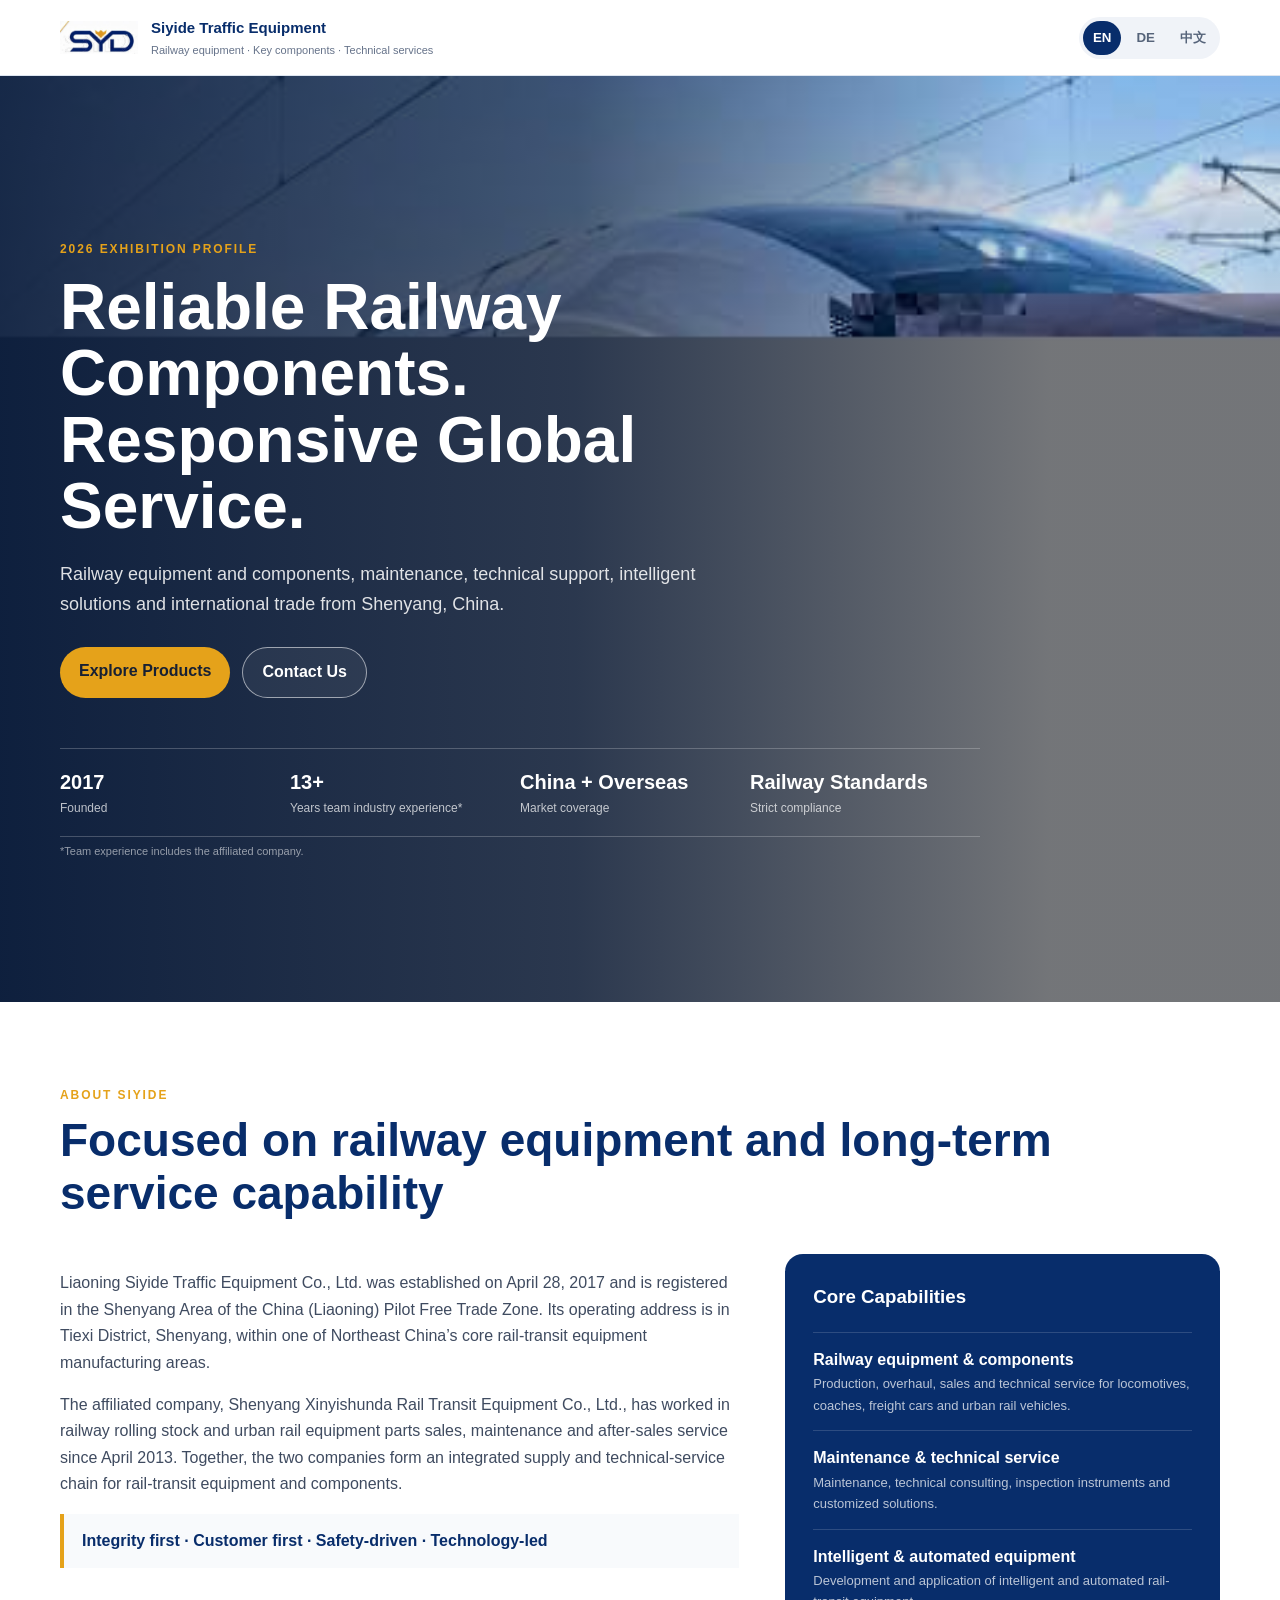
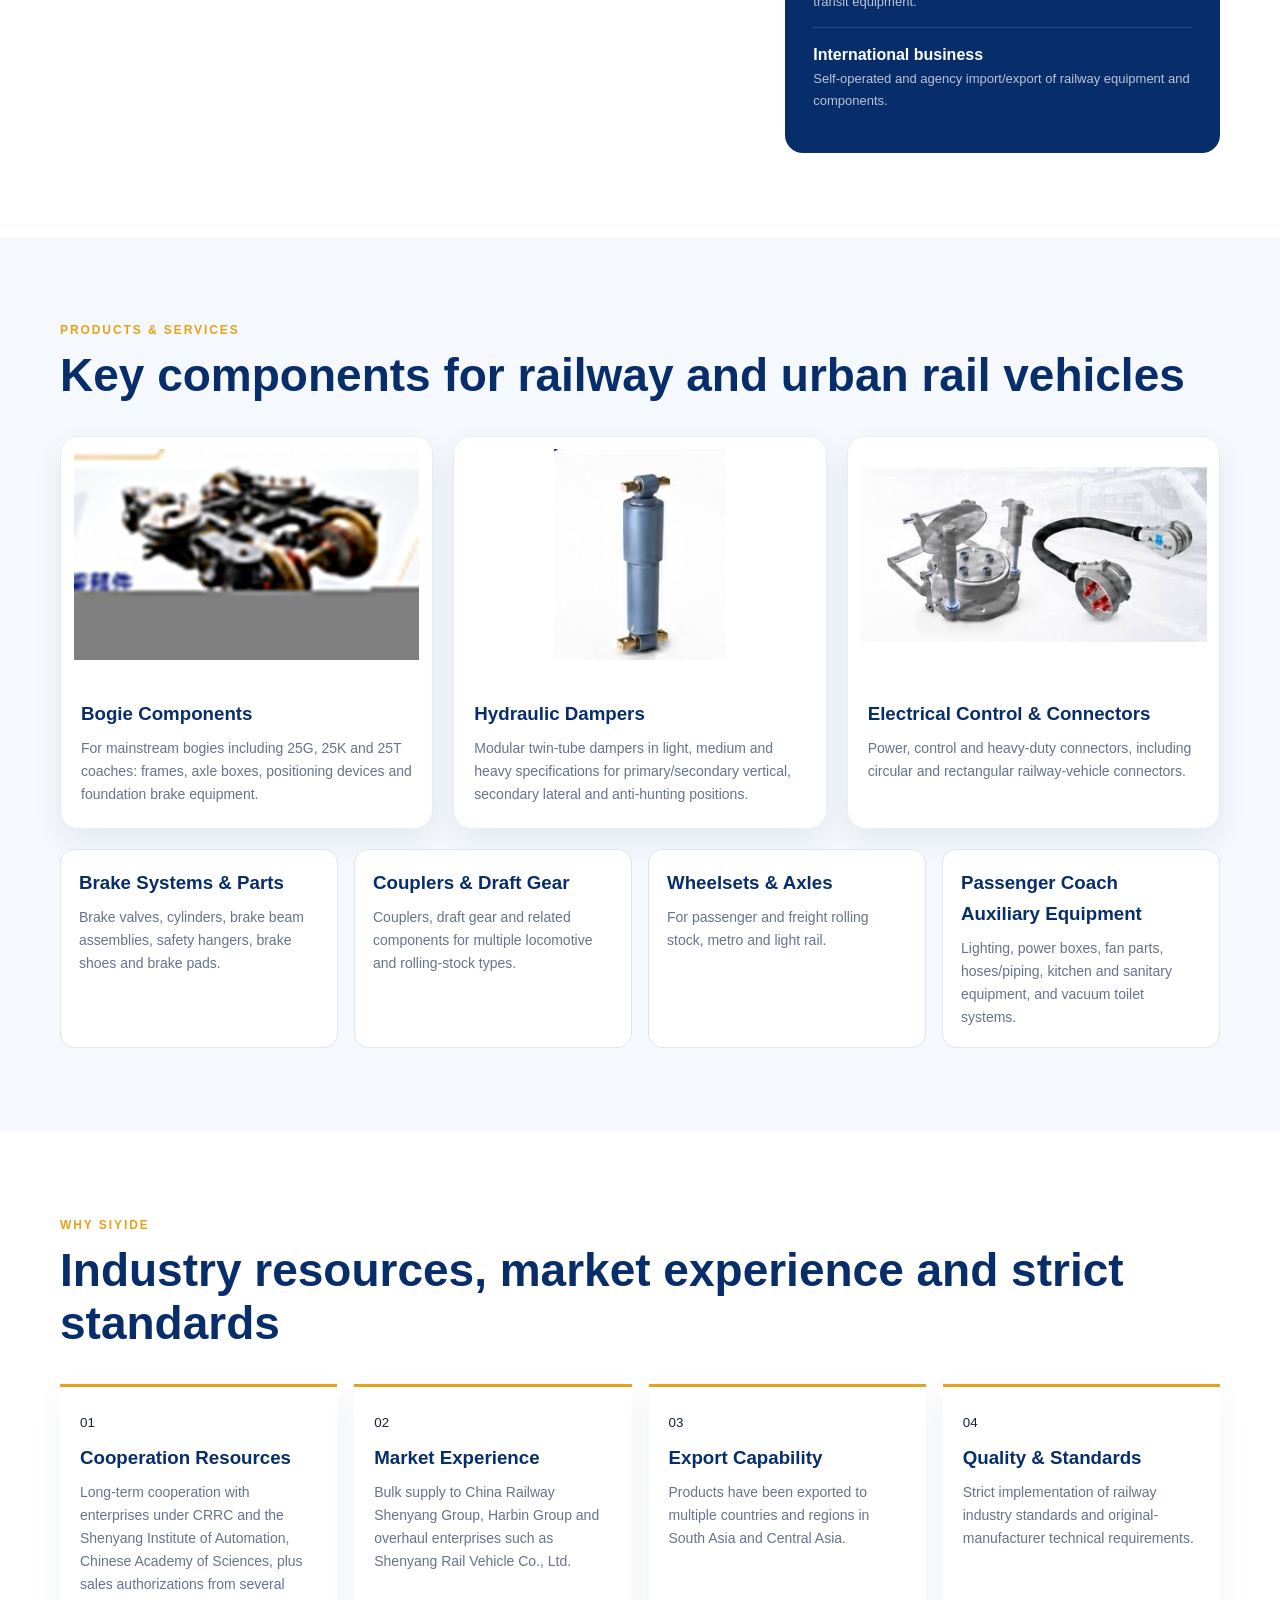
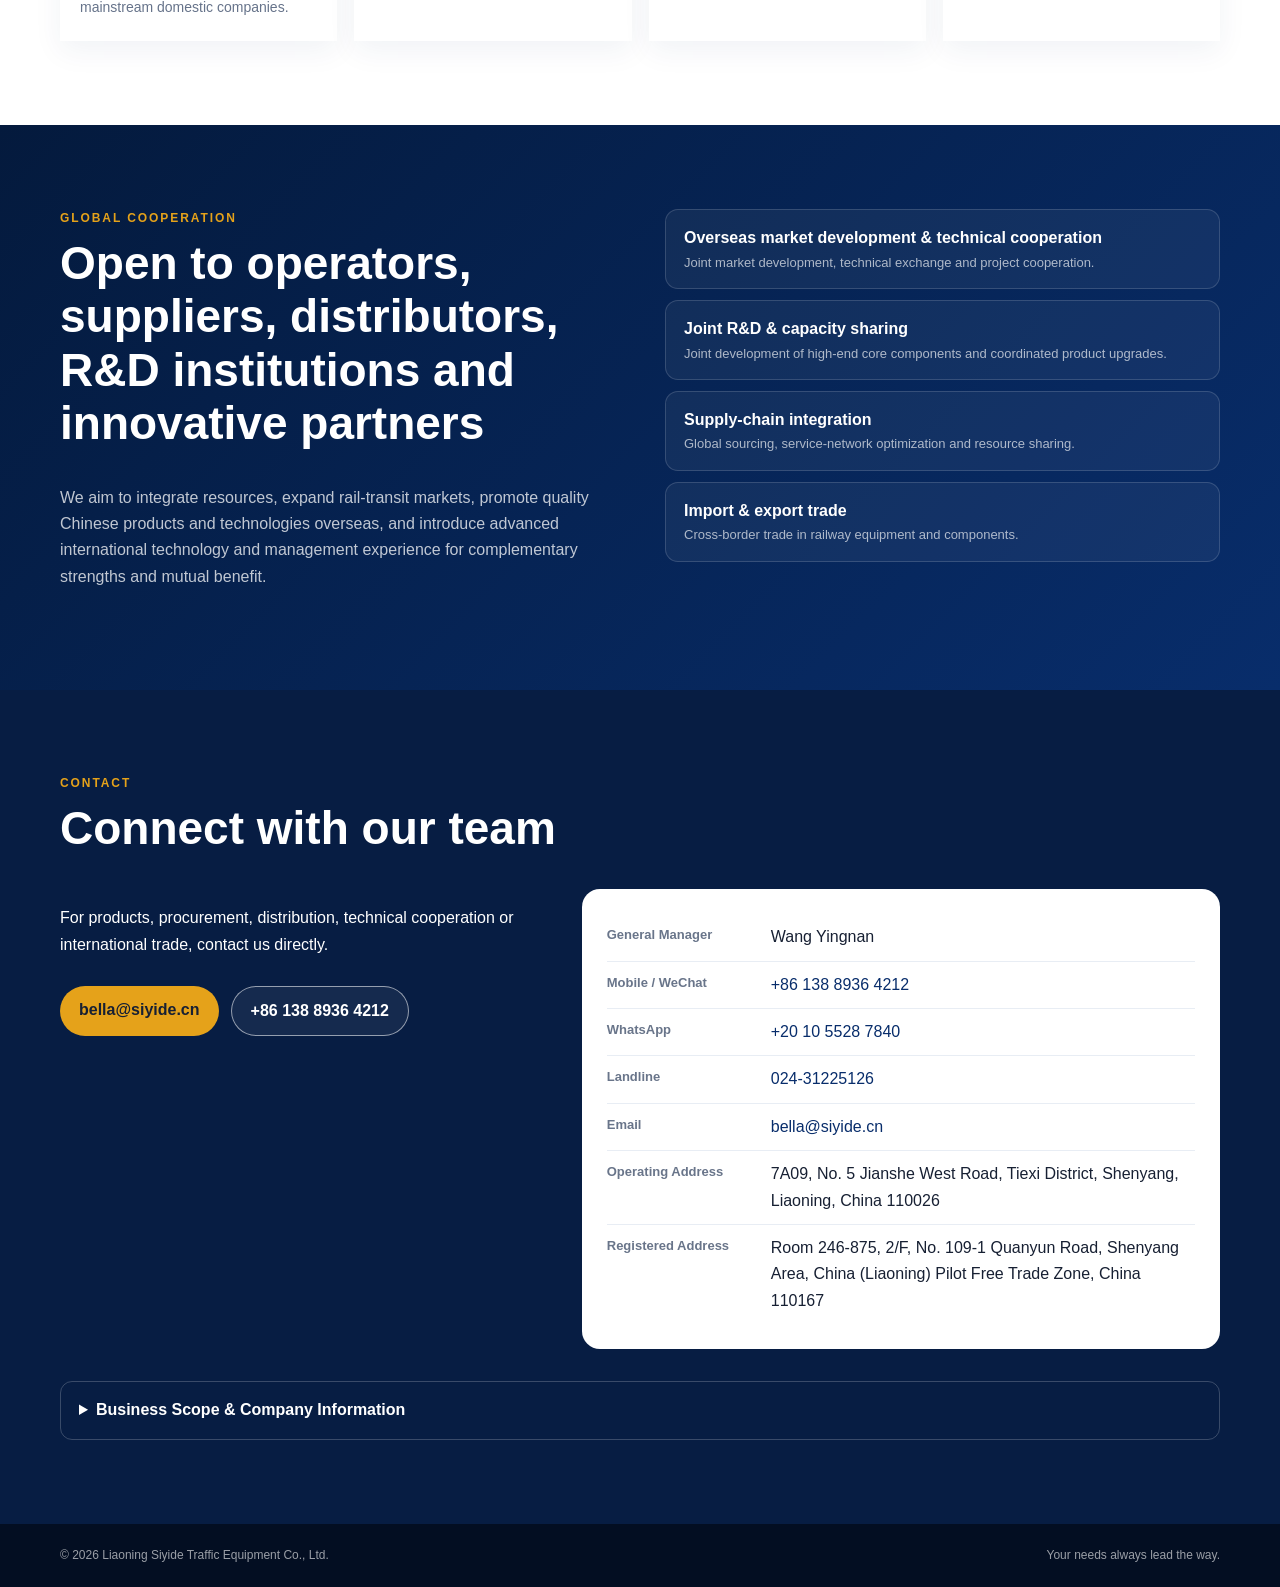
<file: index.html>
<!doctype html>
<html lang="en">
<head>
<meta charset="utf-8">
<meta name="viewport" content="width=device-width,initial-scale=1">
<meta name="theme-color" content="#082d6b">
<meta name="description" content="Liaoning Siyide Traffic Equipment Co., Ltd. — railway equipment, components, technical service and international cooperation.">
<title>Liaoning Siyide Traffic Equipment Co., Ltd.</title>
<style>
:root{--navy:#082d6b;--navy2:#041a3d;--blue:#0d4fa3;--gold:#e5a21a;--ink:#172033;--muted:#66738a;--soft:#f5f8fc;--line:#dde5f0;--white:#fff}*{box-sizing:border-box}html{scroll-behavior:smooth}body{margin:0;font-family:Arial,"Segoe UI","Noto Sans",sans-serif;color:var(--ink);line-height:1.65;background:#fff}a{color:inherit}.wrap{width:min(1160px,calc(100% - 40px));margin:auto}.top{height:76px;position:sticky;top:0;z-index:30;display:flex;align-items:center;justify-content:space-between;padding:0 max(20px,calc((100vw - 1160px)/2));background:rgba(255,255,255,.94);backdrop-filter:blur(14px);border-bottom:1px solid var(--line)}.brand{display:flex;align-items:center;gap:13px;text-decoration:none}.brand img{width:78px;height:46px;object-fit:contain}.brand strong{display:block;color:var(--navy);font-size:15px}.brand small{display:block;color:var(--muted);font-size:11px}.langs{display:flex;gap:5px;background:#f0f3f8;padding:4px;border-radius:999px}.langs button{border:0;background:transparent;padding:8px 10px;border-radius:999px;font-weight:700;color:#56647a;cursor:pointer}.langs button.active{background:var(--navy);color:#fff}.hero{min-height:690px;position:relative;display:flex;align-items:center;color:#fff;background:var(--navy2);overflow:hidden}.hero:before{content:"";position:absolute;inset:0;background:url('assets/hero-train.jpg') center/cover no-repeat}.hero:after{content:"";position:absolute;inset:0;background:linear-gradient(90deg,rgba(3,22,55,.91),rgba(3,22,55,.68) 45%,rgba(3,22,55,.10) 82%)}.hero .wrap{position:relative;z-index:2;padding:80px 0 55px}.eyebrow,.kicker{font-size:12px;letter-spacing:.16em;font-weight:800;color:var(--gold)}h1{font-size:clamp(42px,5vw,70px);line-height:1.04;max-width:780px;margin:14px 0 20px}.lead{max-width:700px;font-size:18px;color:rgba(255,255,255,.86)}.actions{display:flex;gap:12px;flex-wrap:wrap;margin-top:28px}.btn{display:inline-block;padding:11px 19px;border-radius:999px;text-decoration:none;font-weight:800}.btn.primary{background:var(--gold);color:#172033}.btn.ghost{border:1px solid rgba(255,255,255,.55);color:#fff;background:rgba(255,255,255,.06)}.facts{margin-top:50px;display:grid;grid-template-columns:repeat(4,1fr);max-width:920px;border-top:1px solid rgba(255,255,255,.22);border-bottom:1px solid rgba(255,255,255,.22)}.facts div{padding:17px 12px 17px 0}.facts b,.facts span{display:block}.facts b{font-size:20px}.facts span{font-size:12px;color:rgba(255,255,255,.72)}.note{font-size:11px;color:rgba(255,255,255,.55)}section{padding:84px 0}.soft{background:var(--soft)}.section-head{margin-bottom:34px}.section-head h2{font-size:clamp(30px,4vw,46px);line-height:1.16;color:var(--navy);margin:8px 0 0}.about{display:grid;grid-template-columns:1.25fr .8fr;gap:46px}.about p{color:#3f4b60;font-size:16px}.quote{border-left:4px solid var(--gold);padding:14px 18px;background:#f8fafc;color:var(--navy)!important;font-weight:800}.cap{background:var(--navy);color:#fff;border-radius:18px;padding:28px}.cap h3{margin-top:0}.cap div{padding:14px 0;border-top:1px solid rgba(255,255,255,.15)}.cap b,.cap span{display:block}.cap span{font-size:13px;color:rgba(255,255,255,.72)}.products{display:grid;grid-template-columns:repeat(3,1fr);gap:20px}.product{background:#fff;border:1px solid #e7edf5;border-radius:18px;overflow:hidden;box-shadow:0 12px 30px rgba(8,45,107,.07)}.product img{width:100%;height:235px;object-fit:contain;padding:12px;background:#fff}.product .txt{padding:18px 20px 22px}.product h3,.mini h3{color:var(--navy);margin:0 0 7px}.product p,.mini p{margin:0;color:var(--muted);font-size:14px}.minis{display:grid;grid-template-columns:repeat(4,1fr);gap:16px;margin-top:20px}.mini{background:#fff;border:1px solid var(--line);border-radius:14px;padding:18px}.why{display:grid;grid-template-columns:repeat(4,1fr);gap:17px}.why article{border-top:3px solid var(--gold);padding:22px 20px;background:#fff;box-shadow:0 10px 28px rgba(8,45,107,.06)}.why h3{color:var(--navy);margin:7px 0}.why p{color:var(--muted);font-size:14px;margin:0}.coop{background:linear-gradient(135deg,var(--navy2),var(--navy));color:#fff}.coop .section-head h2{color:#fff}.coop-grid{display:grid;grid-template-columns:1fr 1fr;gap:50px}.coop p{color:rgba(255,255,255,.75)}.coop-list div{padding:15px 18px;border:1px solid rgba(255,255,255,.15);border-radius:13px;margin-bottom:11px;background:rgba(255,255,255,.05)}.coop-list b,.coop-list span{display:block}.coop-list span{color:rgba(255,255,255,.66);font-size:13px}.contact{background:#071d43;color:#fff}.contact .section-head h2{color:#fff}.contact-grid{display:grid;grid-template-columns:.85fr 1.15fr;gap:50px}.contact-card{background:#fff;color:var(--ink);border-radius:18px;padding:25px}.contact-card div{display:grid;grid-template-columns:150px 1fr;gap:14px;padding:10px 0;border-bottom:1px solid #e8edf4}.contact-card div:last-child{border-bottom:0}.contact-card b{font-size:13px;color:#69758a}.contact-card a{color:var(--navy);text-decoration:none}.legal{margin-top:32px;border:1px solid rgba(255,255,255,.2);border-radius:12px;padding:0 18px}.legal summary{padding:15px 0;cursor:pointer;font-weight:800}.legal p{color:rgba(255,255,255,.68);font-size:13px}footer{background:#030e22;color:rgba(255,255,255,.6);padding:22px 0;font-size:12px}.footer{display:flex;justify-content:space-between;gap:20px}
@media(max-width:900px){.about,.coop-grid,.contact-grid{grid-template-columns:1fr}.products{grid-template-columns:1fr}.minis,.why{grid-template-columns:repeat(2,1fr)}.facts{grid-template-columns:repeat(2,1fr)}}@media(max-width:620px){.wrap{width:min(100% - 28px,1160px)}.top{height:66px;padding:0 14px}.brand img{width:58px}.brand small{display:none}.brand strong{font-size:12px}.langs button{font-size:12px;padding:7px 8px}.hero{min-height:720px}.hero .wrap{padding:68px 0 42px}h1{font-size:40px}.lead{font-size:16px}.minis,.why{grid-template-columns:1fr}.contact-card div{grid-template-columns:1fr;gap:2px}.footer{flex-direction:column}.hero:before{background-position:64% center}}
</style>
</head>
<body>
<header class="top"><a class="brand" href="#top"><img src="assets/logo.jpg" alt="SYD"><span><strong data-t="companyShort">Siyide Traffic Equipment</strong><small data-t="tag">Railway equipment · Key components · Technical services</small></span></a><div class="langs"><button data-lang="en">EN</button><button data-lang="de">DE</button><button data-lang="zh">中文</button></div></header>
<main id="top">
<section class="hero"><div class="wrap"><div class="eyebrow" data-t="expo">2026 EXHIBITION PROFILE</div><h1 data-t="hero">Reliable Railway Components.<br>Responsive Global Service.</h1><p class="lead" data-t="lead">Railway equipment and components, maintenance, technical support, intelligent solutions and international trade from Shenyang, China.</p><div class="actions"><a class="btn primary" href="#products" data-t="productsBtn">Explore Products</a><a class="btn ghost" href="#contact" data-t="contactBtn">Contact Us</a></div><div class="facts"><div><b>2017</b><span data-t="founded">Founded</span></div><div><b>13+</b><span data-t="experience">Years team industry experience*</span></div><div><b data-t="marketsV">China + Overseas</b><span data-t="markets">Market coverage</span></div><div><b data-t="standardsV">Railway Standards</b><span data-t="standards">Strict compliance</span></div></div><small class="note" data-t="factNote">*Team experience includes the affiliated company.</small></div></section>
<section><div class="wrap"><div class="section-head"><div class="kicker" data-t="aboutK">ABOUT SIYIDE</div><h2 data-t="aboutH">Focused on railway equipment and long-term service capability</h2></div><div class="about"><div><p data-t="about1">Liaoning Siyide Traffic Equipment Co., Ltd. was established on April 28, 2017 and is registered in the Shenyang Area of the China (Liaoning) Pilot Free Trade Zone. Its operating address is in Tiexi District, Shenyang, within one of Northeast China’s core rail-transit equipment manufacturing areas.</p><p data-t="about2">The affiliated company, Shenyang Xinyishunda Rail Transit Equipment Co., Ltd., has worked in railway rolling stock and urban rail equipment parts sales, maintenance and after-sales service since April 2013. Together, the two companies form an integrated supply and technical-service chain for rail-transit equipment and components.</p><p class="quote" data-t="philosophy">Integrity first · Customer first · Safety-driven · Technology-led</p></div><div class="cap"><h3 data-t="capH">Core Capabilities</h3><div><b data-t="cap1">Railway equipment & components</b><span data-t="cap1d">Production, overhaul, sales and technical service for locomotives, coaches, freight cars and urban rail vehicles.</span></div><div><b data-t="cap2">Maintenance & technical service</b><span data-t="cap2d">Maintenance, technical consulting, inspection instruments and customized solutions.</span></div><div><b data-t="cap3">Intelligent & automated equipment</b><span data-t="cap3d">Development and application of intelligent and automated rail-transit equipment.</span></div><div><b data-t="cap4">International business</b><span data-t="cap4d">Self-operated and agency import/export of railway equipment and components.</span></div></div></div></div></section>
<section class="soft" id="products"><div class="wrap"><div class="section-head"><div class="kicker" data-t="prodK">PRODUCTS & SERVICES</div><h2 data-t="prodH">Key components for railway and urban rail vehicles</h2></div><div class="products"><article class="product"><img src="assets/bogie.jpg" alt="Bogie"><div class="txt"><h3 data-t="bogie">Bogie Components</h3><p data-t="bogieD">For mainstream bogies including 25G, 25K and 25T coaches: frames, axle boxes, positioning devices and foundation brake equipment.</p></div></article><article class="product"><img src="assets/damper.jpg" alt="Hydraulic damper"><div class="txt"><h3 data-t="damper">Hydraulic Dampers</h3><p data-t="damperD">Modular twin-tube dampers in light, medium and heavy specifications for primary/secondary vertical, secondary lateral and anti-hunting positions.</p></div></article><article class="product"><img src="assets/connector.jpg" alt="Connector"><div class="txt"><h3 data-t="connector">Electrical Control & Connectors</h3><p data-t="connectorD">Power, control and heavy-duty connectors, including circular and rectangular railway-vehicle connectors.</p></div></article></div><div class="minis"><article class="mini"><h3 data-t="brake">Brake Systems & Parts</h3><p data-t="brakeD">Brake valves, cylinders, brake beam assemblies, safety hangers, brake shoes and brake pads.</p></article><article class="mini"><h3 data-t="coupler">Couplers & Draft Gear</h3><p data-t="couplerD">Couplers, draft gear and related components for multiple locomotive and rolling-stock types.</p></article><article class="mini"><h3 data-t="wheel">Wheelsets & Axles</h3><p data-t="wheelD">For passenger and freight rolling stock, metro and light rail.</p></article><article class="mini"><h3 data-t="aux">Passenger Coach Auxiliary Equipment</h3><p data-t="auxD">Lighting, power boxes, fan parts, hoses/piping, kitchen and sanitary equipment, and vacuum toilet systems.</p></article></div></div></section>
<section><div class="wrap"><div class="section-head"><div class="kicker" data-t="whyK">WHY SIYIDE</div><h2 data-t="whyH">Industry resources, market experience and strict standards</h2></div><div class="why"><article><small>01</small><h3 data-t="why1">Cooperation Resources</h3><p data-t="why1d">Long-term cooperation with enterprises under CRRC and the Shenyang Institute of Automation, Chinese Academy of Sciences, plus sales authorizations from several mainstream domestic companies.</p></article><article><small>02</small><h3 data-t="why2">Market Experience</h3><p data-t="why2d">Bulk supply to China Railway Shenyang Group, Harbin Group and overhaul enterprises such as Shenyang Rail Vehicle Co., Ltd.</p></article><article><small>03</small><h3 data-t="why3">Export Capability</h3><p data-t="why3d">Products have been exported to multiple countries and regions in South Asia and Central Asia.</p></article><article><small>04</small><h3 data-t="why4">Quality & Standards</h3><p data-t="why4d">Strict implementation of railway industry standards and original-manufacturer technical requirements.</p></article></div></div></section>
<section class="coop" id="cooperation"><div class="wrap coop-grid"><div><div class="section-head"><div class="kicker" data-t="coopK">GLOBAL COOPERATION</div><h2 data-t="coopH">Open to operators, suppliers, distributors, R&D institutions and innovative partners</h2></div><p data-t="coopLead">We aim to integrate resources, expand rail-transit markets, promote quality Chinese products and technologies overseas, and introduce advanced international technology and management experience for complementary strengths and mutual benefit.</p></div><div class="coop-list"><div><b data-t="coop1">Overseas market development & technical cooperation</b><span data-t="coop1d">Joint market development, technical exchange and project cooperation.</span></div><div><b data-t="coop2">Joint R&D & capacity sharing</b><span data-t="coop2d">Joint development of high-end core components and coordinated product upgrades.</span></div><div><b data-t="coop3">Supply-chain integration</b><span data-t="coop3d">Global sourcing, service-network optimization and resource sharing.</span></div><div><b data-t="coop4">Import & export trade</b><span data-t="coop4d">Cross-border trade in railway equipment and components.</span></div></div></div></section>
<section class="contact" id="contact"><div class="wrap"><div class="section-head"><div class="kicker" data-t="contactK">CONTACT</div><h2 data-t="contactH">Connect with our team</h2></div><div class="contact-grid"><div><p data-t="contactLead">For products, procurement, distribution, technical cooperation or international trade, contact us directly.</p><div class="actions"><a class="btn primary" href="mailto:bella@siyide.cn">bella@siyide.cn</a><a class="btn ghost" href="tel:+8613889364212">+86 138 8936 4212</a></div></div><div class="contact-card"><div><b data-t="gm">General Manager</b><span data-t="gmV">Wang Yingnan</span></div><div><b data-t="mobile">Mobile / WeChat</b><a href="tel:+8613889364212">+86 138 8936 4212</a></div><div><b>WhatsApp</b><a href="https://wa.me/201055287840">+20 10 5528 7840</a></div><div><b data-t="landline">Landline</b><a href="tel:+862431225126">024-31225126</a></div><div><b data-t="email">Email</b><a href="mailto:bella@siyide.cn">bella@siyide.cn</a></div><div><b data-t="opAddr">Operating Address</b><span data-t="opAddrV">7A09, No. 5 Jianshe West Road, Tiexi District, Shenyang, Liaoning, China 110026</span></div><div><b data-t="regAddr">Registered Address</b><span data-t="regAddrV">Room 246-875, 2/F, No. 109-1 Quanyun Road, Shenyang Area, China (Liaoning) Pilot Free Trade Zone, China 110167</span></div></div></div><details class="legal"><summary data-t="legalH">Business Scope & Company Information</summary><p data-t="legalP">Production, overhaul, sales and technical services for transportation equipment and parts; technology development, production, installation, maintenance and sales of intelligent, automated, communication, electromechanical, safety-alarm and electronic equipment; development, transfer, consulting, services and sales of computer software/hardware and artificial-intelligence products; system integration; sales of metal materials, machinery, power equipment, instruments, hardware/electrical products, wires/cables and rubber products; self-operated and agency import/export of goods and technologies except where restricted or prohibited by the state.</p><p data-t="companyInfo">Established: April 28, 2017 · Registered capital: RMB 5 million · Unified Social Credit Code: 91210100MA0U39Q431 · Operating term: long-term.</p></details></div></section>
</main><footer><div class="wrap footer"><span>© 2026 Liaoning Siyide Traffic Equipment Co., Ltd.</span><span data-t="footer">Your needs always lead the way.</span></div></footer>
<script>
const T={
en:{companyShort:'Siyide Traffic Equipment',tag:'Railway equipment · Key components · Technical services',expo:'2026 EXHIBITION PROFILE',hero:'Reliable Railway Components.<br>Responsive Global Service.',lead:'Railway equipment and components, maintenance, technical support, intelligent solutions and international trade from Shenyang, China.',productsBtn:'Explore Products',contactBtn:'Contact Us',founded:'Founded',experience:'Years team industry experience*',marketsV:'China + Overseas',markets:'Market coverage',standardsV:'Railway Standards',standards:'Strict compliance',factNote:'*Team experience includes the affiliated company.',aboutK:'ABOUT SIYIDE',aboutH:'Focused on railway equipment and long-term service capability',about1:'Liaoning Siyide Traffic Equipment Co., Ltd. was established on April 28, 2017 and is registered in the Shenyang Area of the China (Liaoning) Pilot Free Trade Zone. Its operating address is in Tiexi District, Shenyang, within one of Northeast China’s core rail-transit equipment manufacturing areas.',about2:'The affiliated company, Shenyang Xinyishunda Rail Transit Equipment Co., Ltd., has worked in railway rolling stock and urban rail equipment parts sales, maintenance and after-sales service since April 2013. Together, the two companies form an integrated supply and technical-service chain for rail-transit equipment and components.',philosophy:'Integrity first · Customer first · Safety-driven · Technology-led',capH:'Core Capabilities',cap1:'Railway equipment & components',cap1d:'Production, overhaul, sales and technical service for locomotives, coaches, freight cars and urban rail vehicles.',cap2:'Maintenance & technical service',cap2d:'Maintenance, technical consulting, inspection instruments and customized solutions.',cap3:'Intelligent & automated equipment',cap3d:'Development and application of intelligent and automated rail-transit equipment.',cap4:'International business',cap4d:'Self-operated and agency import/export of railway equipment and components.',prodK:'PRODUCTS & SERVICES',prodH:'Key components for railway and urban rail vehicles',bogie:'Bogie Components',bogieD:'For mainstream bogies including 25G, 25K and 25T coaches: frames, axle boxes, positioning devices and foundation brake equipment.',damper:'Hydraulic Dampers',damperD:'Modular twin-tube dampers in light, medium and heavy specifications for primary/secondary vertical, secondary lateral and anti-hunting positions.',connector:'Electrical Control & Connectors',connectorD:'Power, control and heavy-duty connectors, including circular and rectangular railway-vehicle connectors.',brake:'Brake Systems & Parts',brakeD:'Brake valves, cylinders, brake beam assemblies, safety hangers, brake shoes and brake pads.',coupler:'Couplers & Draft Gear',couplerD:'Couplers, draft gear and related components for multiple locomotive and rolling-stock types.',wheel:'Wheelsets & Axles',wheelD:'For passenger and freight rolling stock, metro and light rail.',aux:'Passenger Coach Auxiliary Equipment',auxD:'Lighting, power boxes, fan parts, hoses/piping, kitchen and sanitary equipment, and vacuum toilet systems.',whyK:'WHY SIYIDE',whyH:'Industry resources, market experience and strict standards',why1:'Cooperation Resources',why1d:'Long-term cooperation with enterprises under CRRC and the Shenyang Institute of Automation, Chinese Academy of Sciences, plus sales authorizations from several mainstream domestic companies.',why2:'Market Experience',why2d:'Bulk supply to China Railway Shenyang Group, Harbin Group and overhaul enterprises such as Shenyang Rail Vehicle Co., Ltd.',why3:'Export Capability',why3d:'Products have been exported to multiple countries and regions in South Asia and Central Asia.',why4:'Quality & Standards',why4d:'Strict implementation of railway industry standards and original-manufacturer technical requirements.',coopK:'GLOBAL COOPERATION',coopH:'Open to operators, suppliers, distributors, R&D institutions and innovative partners',coopLead:'We aim to integrate resources, expand rail-transit markets, promote quality Chinese products and technologies overseas, and introduce advanced international technology and management experience for complementary strengths and mutual benefit.',coop1:'Overseas market development & technical cooperation',coop1d:'Joint market development, technical exchange and project cooperation.',coop2:'Joint R&D & capacity sharing',coop2d:'Joint development of high-end core components and coordinated product upgrades.',coop3:'Supply-chain integration',coop3d:'Global sourcing, service-network optimization and resource sharing.',coop4:'Import & export trade',coop4d:'Cross-border trade in railway equipment and components.',contactK:'CONTACT',contactH:'Connect with our team',contactLead:'For products, procurement, distribution, technical cooperation or international trade, contact us directly.',gm:'General Manager',gmV:'Wang Yingnan',mobile:'Mobile / WeChat',landline:'Landline',email:'Email',opAddr:'Operating Address',opAddrV:'7A09, No. 5 Jianshe West Road, Tiexi District, Shenyang, Liaoning, China 110026',regAddr:'Registered Address',regAddrV:'Room 246-875, 2/F, No. 109-1 Quanyun Road, Shenyang Area, China (Liaoning) Pilot Free Trade Zone, China 110167',legalH:'Business Scope & Company Information',legalP:'Production, overhaul, sales and technical services for transportation equipment and parts; technology development, production, installation, maintenance and sales of intelligent, automated, communication, electromechanical, safety-alarm and electronic equipment; development, transfer, consulting, services and sales of computer software/hardware and artificial-intelligence products; system integration; sales of metal materials, machinery, power equipment, instruments, hardware/electrical products, wires/cables and rubber products; self-operated and agency import/export of goods and technologies except where restricted or prohibited by the state.',companyInfo:'Established: April 28, 2017 · Registered capital: RMB 5 million · Unified Social Credit Code: 91210100MA0U39Q431 · Operating term: long-term.',footer:'Your needs always lead the way.'},
de:{companyShort:'Siyide Verkehrsausrüstung',tag:'Schienenverkehr · Kernkomponenten · Technischer Service',expo:'MESSEPROFIL 2026',hero:'Zuverlässige Bahnkomponenten.<br>Service für internationale Partner.',lead:'Schienenverkehrsausrüstung und Komponenten, Instandhaltung, technische Unterstützung, intelligente Lösungen und internationaler Handel aus Shenyang, China.',productsBtn:'Produkte ansehen',contactBtn:'Kontakt',founded:'Gegründet',experience:'Jahre Branchenerfahrung im Team*',marketsV:'China + Ausland',markets:'Marktabdeckung',standardsV:'Bahnstandards',standards:'Strikte Einhaltung',factNote:'*Einschließlich der Erfahrung des verbundenen Unternehmens.',aboutK:'ÜBER SIYIDE',aboutH:'Fokus auf Bahnausrüstung und langfristige Servicekompetenz',about1:'Liaoning Siyide Traffic Equipment Co., Ltd. wurde am 28. April 2017 gegründet und ist im Teilgebiet Shenyang der Pilot-Freihandelszone China (Liaoning) registriert. Der Betriebsstandort befindet sich im Bezirk Tiexi in Shenyang, einem Kerngebiet der Schienenverkehrsausrüstungsindustrie Nordostchinas.',about2:'Das verbundene Unternehmen Shenyang Xinyishunda Rail Transit Equipment Co., Ltd. ist seit April 2013 auf Vertrieb, Wartung und After-Sales-Service für Eisenbahnfahrzeuge sowie Komponenten des städtischen Schienenverkehrs spezialisiert. Gemeinsam bilden beide Unternehmen eine integrierte Liefer- und technische Servicekette.',philosophy:'Integrität zuerst · Kunde zuerst · Sicherheit als Antrieb · Technologieführerschaft',capH:'Kernkompetenzen',cap1:'Bahnausrüstung & Komponenten',cap1d:'Produktion, Instandsetzung, Vertrieb und technische Dienstleistungen für Lokomotiven, Reisezugwagen, Güterwagen und Stadtbahnfahrzeuge.',cap2:'Instandhaltung & technischer Service',cap2d:'Wartung, technische Beratung, Prüfgeräte und kundenspezifische Lösungen.',cap3:'Intelligente & automatisierte Ausrüstung',cap3d:'Entwicklung und Anwendung intelligenter und automatisierter Schienenverkehrsausrüstung.',cap4:'Internationales Geschäft',cap4d:'Eigen- und Agenturimport/-export von Bahnausrüstung und Komponenten.',prodK:'PRODUKTE & DIENSTLEISTUNGEN',prodH:'Kernkomponenten für Eisenbahn- und Stadtbahnfahrzeuge',bogie:'Drehgestellkomponenten',bogieD:'Für gängige Drehgestelle der Reisezugwagen 25G, 25K und 25T: Rahmen, Achslagergehäuse, Führungseinrichtungen und Grundbremsausrüstung.',damper:'Hydraulikdämpfer',damperD:'Modulare Zweirohrdämpfer in leichter, mittlerer und schwerer Ausführung für Primär-/Sekundär-Vertikal-, Sekundär-Quer- und Schlingerdämpfung.',connector:'Elektrische Steuerung & Steckverbinder',connectorD:'Leistungs-, Steuer- und Hochlaststeckverbinder einschließlich runder und rechteckiger Steckverbinder für Schienenfahrzeuge.',brake:'Bremssysteme & Teile',brakeD:'Bremsventile, Bremszylinder, Bremsbalkenbaugruppen, Sicherungsaufhängungen, Bremssohlen und Bremsbeläge.',coupler:'Kupplungen & Zug-/Stoßeinrichtungen',couplerD:'Kupplungen, Zug-/Stoßeinrichtungen und zugehörige Komponenten für verschiedene Schienenfahrzeugtypen.',wheel:'Radsätze & Achsen',wheelD:'Für Reise- und Güterwagen, Metro und Stadtbahn.',aux:'Hilfsausrüstung für Reisezugwagen',auxD:'Beleuchtung, Stromversorgungskästen, Lüfterteile, Schläuche/Rohrleitungen, Küchen- und Sanitärausrüstung sowie Vakuumtoiletten.',whyK:'WARUM SIYIDE',whyH:'Branchenressourcen, Markterfahrung und strenge Standards',why1:'Kooperationsressourcen',why1d:'Langfristige Zusammenarbeit mit Unternehmen der CRRC-Gruppe und dem Shenyang Institute of Automation der Chinesischen Akademie der Wissenschaften sowie Vertriebsautorisierungen mehrerer führender chinesischer Unternehmen.',why2:'Markterfahrung',why2d:'Serienlieferungen an China Railway Shenyang Group, Harbin Group sowie Instandsetzungsunternehmen wie Shenyang Rail Vehicle Co., Ltd.',why3:'Exportkompetenz',why3d:'Produkte wurden in mehrere Länder und Regionen Süd- und Zentralasiens exportiert.',why4:'Qualität & Standards',why4d:'Strikte Umsetzung der Bahnindustrienormen und technischen Anforderungen der Originalhersteller.',coopK:'INTERNATIONALE ZUSAMMENARBEIT',coopH:'Offen für Betreiber, Zulieferer, Händler, F&E-Institute und innovative Partner',coopLead:'Wir möchten Ressourcen bündeln, Schienenverkehrsmärkte gemeinsam erschließen, hochwertige chinesische Produkte und Technologien international vermarkten und fortschrittliche ausländische Technologien und Managementerfahrungen einführen.',coop1:'Auslandsmarkt & technische Zusammenarbeit',coop1d:'Gemeinsame Markterschließung, technischer Austausch und Projektkooperation.',coop2:'Gemeinsame F&E & Kapazitätsteilung',coop2d:'Gemeinsame Entwicklung hochwertiger Kernkomponenten und koordinierte Produktweiterentwicklung.',coop3:'Integration der Lieferkette',coop3d:'Globale Beschaffung, Optimierung des Servicenetzes und gemeinsame Nutzung von Ressourcen.',coop4:'Import- & Exporthandel',coop4d:'Grenzüberschreitender Handel mit Bahnausrüstung und Komponenten.',contactK:'KONTAKT',contactH:'Kontaktieren Sie unser Team',contactLead:'Für Produkte, Beschaffung, Vertrieb, technische Zusammenarbeit oder internationalen Handel kontaktieren Sie uns direkt.',gm:'Geschäftsführerin',gmV:'Wang Yingnan',mobile:'Mobil / WeChat',landline:'Festnetz',email:'E-Mail',opAddr:'Betriebsanschrift',opAddrV:'7A09, Nr. 5 Jianshe West Road, Bezirk Tiexi, Shenyang, Liaoning, China 110026',regAddr:'Registrierte Anschrift',regAddrV:'Raum 246-875, 2. OG, Nr. 109-1 Quanyun Road, Teilgebiet Shenyang, Pilot-Freihandelszone China (Liaoning), China 110167',legalH:'Geschäftsbereich & Unternehmensdaten',legalP:'Produktion, Instandsetzung, Vertrieb und technische Dienstleistungen für Verkehrsausrüstung und Teile; technische Entwicklung, Produktion, Installation, Wartung und Vertrieb intelligenter, automatisierter, kommunikations-, elektromechanischer, sicherheits- und elektronischer Ausrüstung; Entwicklung, Übertragung, Beratung, Service und Vertrieb von Hard-/Software- und KI-Produkten; Systemintegration; Vertrieb von Metallwerkstoffen, Maschinen, Energieausrüstung, Instrumenten, Elektro-/Hardwareprodukten, Kabeln und Gummiprodukten; Eigen- und Agenturimport/-export von Waren und Technologien, soweit staatlich nicht eingeschränkt oder verboten.',companyInfo:'Gegründet: 28. April 2017 · Stammkapital: RMB 5 Mio. · Einheitlicher Sozialkreditcode: 91210100MA0U39Q431 · Unternehmensdauer: unbefristet.',footer:'Ihre Anforderungen weisen uns den Weg.'},
zh:{companyShort:'辽宁思亿德交通装备有限公司',tag:'轨道交通装备 · 核心部件 · 技术服务',expo:'2026 · 展会企业简介',hero:'可靠的轨道交通部件<br>响应全球客户需求',lead:'来自中国沈阳的轨道交通装备与配件、检修维护、技术支持、智能化解决方案及国际贸易服务。',productsBtn:'查看产品',contactBtn:'联系我们',founded:'公司成立',experience:'团队行业经验*',marketsV:'国内 + 海外',markets:'市场覆盖',standardsV:'铁路行业标准',standards:'严格执行',factNote:'*团队行业经验含关联公司。',aboutK:'关于思亿德',aboutH:'专注轨道交通装备与长期服务能力',about1:'辽宁思亿德交通装备有限公司成立于2017年4月28日，注册于中国（辽宁）自由贸易试验区沈阳片区，经营地址位于沈阳市铁西区，地处东北轨道交通装备制造核心区。',about2:'关联公司沈阳鑫谊顺达轨道交通设备有限公司自2013年4月起专注铁路机车车辆、城轨装备配件销售、维护及售后服务。两家公司协同构建轨道交通装备配件供应与技术服务链条。',philosophy:'诚信为本 · 客户至上 · 安全驱动 · 技术领先',capH:'核心能力',cap1:'轨道交通装备与配件',cap1d:'生产、检修、销售及技术服务，覆盖铁路机车、客车、货车及城轨车辆。',cap2:'检修维护与技术服务',cap2d:'装备检修维保、技术咨询、检测设备及仪器仪表供应、定制化解决方案。',cap3:'智能化与自动化',cap3d:'轨道交通智能化、自动化装备研发及应用。',cap4:'国际业务',cap4d:'轨道交通装备及配件自营与代理进出口。',prodK:'产品与服务',prodH:'铁路与城市轨道车辆关键部件',bogie:'转向架配件',bogieD:'适配25G、25K、25T型客车等主流转向架，供应构架、轴箱、定位装置、基础制动装置等。',damper:'油压减振器',damperD:'模块化双筒式结构，提供轻、中、重型规格，覆盖一系垂向、二系垂向、二系横向及抗蛇行等部位。',connector:'电气控制与连接器',connectorD:'动力、控制、重载连接器以及圆形、矩形等轨道车辆电连接器。',brake:'制动系统及配件',brakeD:'制动阀、制动缸、制动梁组成、安全吊、闸瓦、闸片等。',coupler:'车钩缓冲装置',couplerD:'适用于各型机车车辆的车钩、缓冲装置及相关部件。',wheel:'轮对及车轴',wheelD:'适用于客车、货车、地铁及轻轨车辆。',aux:'客车辅助设备',auxD:'照明、电源箱、风扇配件、软管管道、厨卫设备、真空集便器等。',whyK:'企业优势',whyH:'行业资源、市场经验与严格标准',why1:'合作资源',why1d:'与中国中车下属企业、中国科学院沈阳自动化研究所长期合作，并获多家国内主流企业销售授权。',why2:'市场经验',why2d:'产品批量供应中国铁路沈阳局、哈尔滨局等铁路局集团公司及沈阳轨道车辆有限公司等高级修企业。',why3:'出口实力',why3d:'产品已出口南亚、中亚等多个国家和地区。',why4:'质量与标准',why4d:'严格执行铁路行业标准及原厂技术要求。',coopK:'全球合作',coopH:'期待与运营商、供应商、经销商、研发机构及创新伙伴合作',coopLead:'期待整合资源，共同开拓轨道交通市场，推动国内优质产品技术对外输出，同时引进海外先进技术与管理经验，实现优势互补、互利共赢。',coop1:'海外市场拓展与技术协作',coop1d:'联合市场开发、技术交流及项目合作。',coop2:'联合研发与产能共享',coop2d:'联合研发高端装备核心零部件，协同推进产品升级。',coop3:'供应链资源整合',coop3d:'整合全球供应链资源，优化服务体系并共享资源。',coop4:'进出口贸易',coop4d:'开展轨道交通装备及配件跨境贸易合作。',contactK:'联系我们',contactH:'与我们的团队取得联系',contactLead:'如需了解产品、采购、经销代理、技术合作或国际贸易，请直接联系我们。',gm:'总经理',gmV:'王英楠',mobile:'手机 / 微信',landline:'公司座机',email:'电子邮箱',opAddr:'经营地址',opAddrV:'中国辽宁省沈阳市铁西区建设西路5号7A09（110026）',regAddr:'注册地址',regAddrV:'中国（辽宁）自由贸易试验区沈阳片区全运路109-1号2层246-875室（110167）',legalH:'经营范围与企业信息',legalP:'交通装备及配件生产、检修、销售与技术服务；智能化、自动化、通讯、机电、安全报警、电子设备技术开发、生产加工、安装维修及销售；计算机软硬件、人工智能产品技术开发、转让、咨询、服务与销售，系统集成；金属材料、机械设备、电力设备、仪器仪表、五金交电、电线电缆、橡胶制品销售；自营和代理各类商品和技术进出口（国家限定或禁止除外）。',companyInfo:'成立：2017年4月28日 · 注册资本：人民币500万元 · 统一社会信用代码：91210100MA0U39Q431 · 营业期限：长期。',footer:'您的需求，始终引领我们前行。'}};
function setLang(l){if(!T[l])l='en';document.documentElement.lang=l==='zh'?'zh-CN':l;document.querySelectorAll('[data-t]').forEach(e=>{const v=T[l][e.dataset.t];if(v!==undefined)e.innerHTML=v});document.querySelectorAll('[data-lang]').forEach(b=>b.classList.toggle('active',b.dataset.lang===l));localStorage.setItem('sydLang',l)}document.querySelectorAll('[data-lang]').forEach(b=>b.onclick=()=>setLang(b.dataset.lang));const saved=localStorage.getItem('sydLang'),br=(navigator.language||'en').toLowerCase();setLang(saved||(br.startsWith('zh')?'zh':br.startsWith('de')?'de':'en'));
</script>
</body></html>
</file>
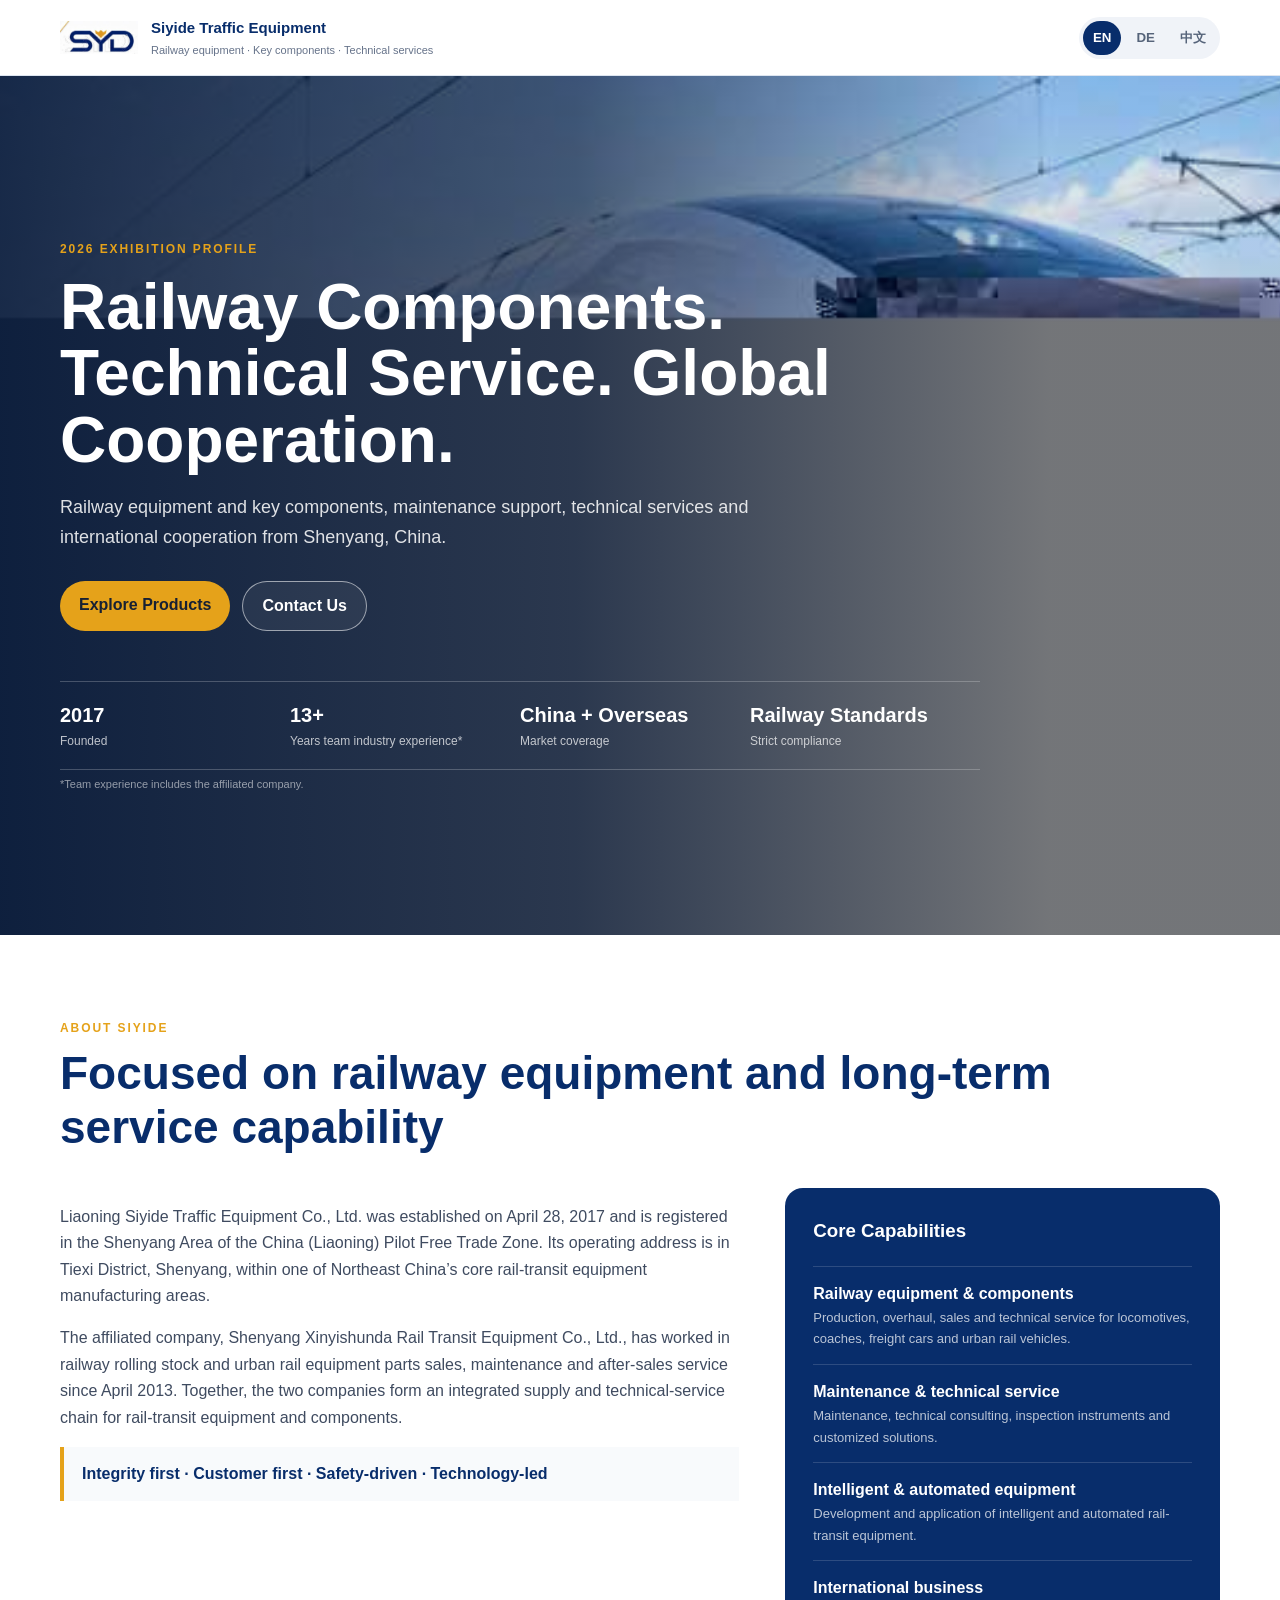
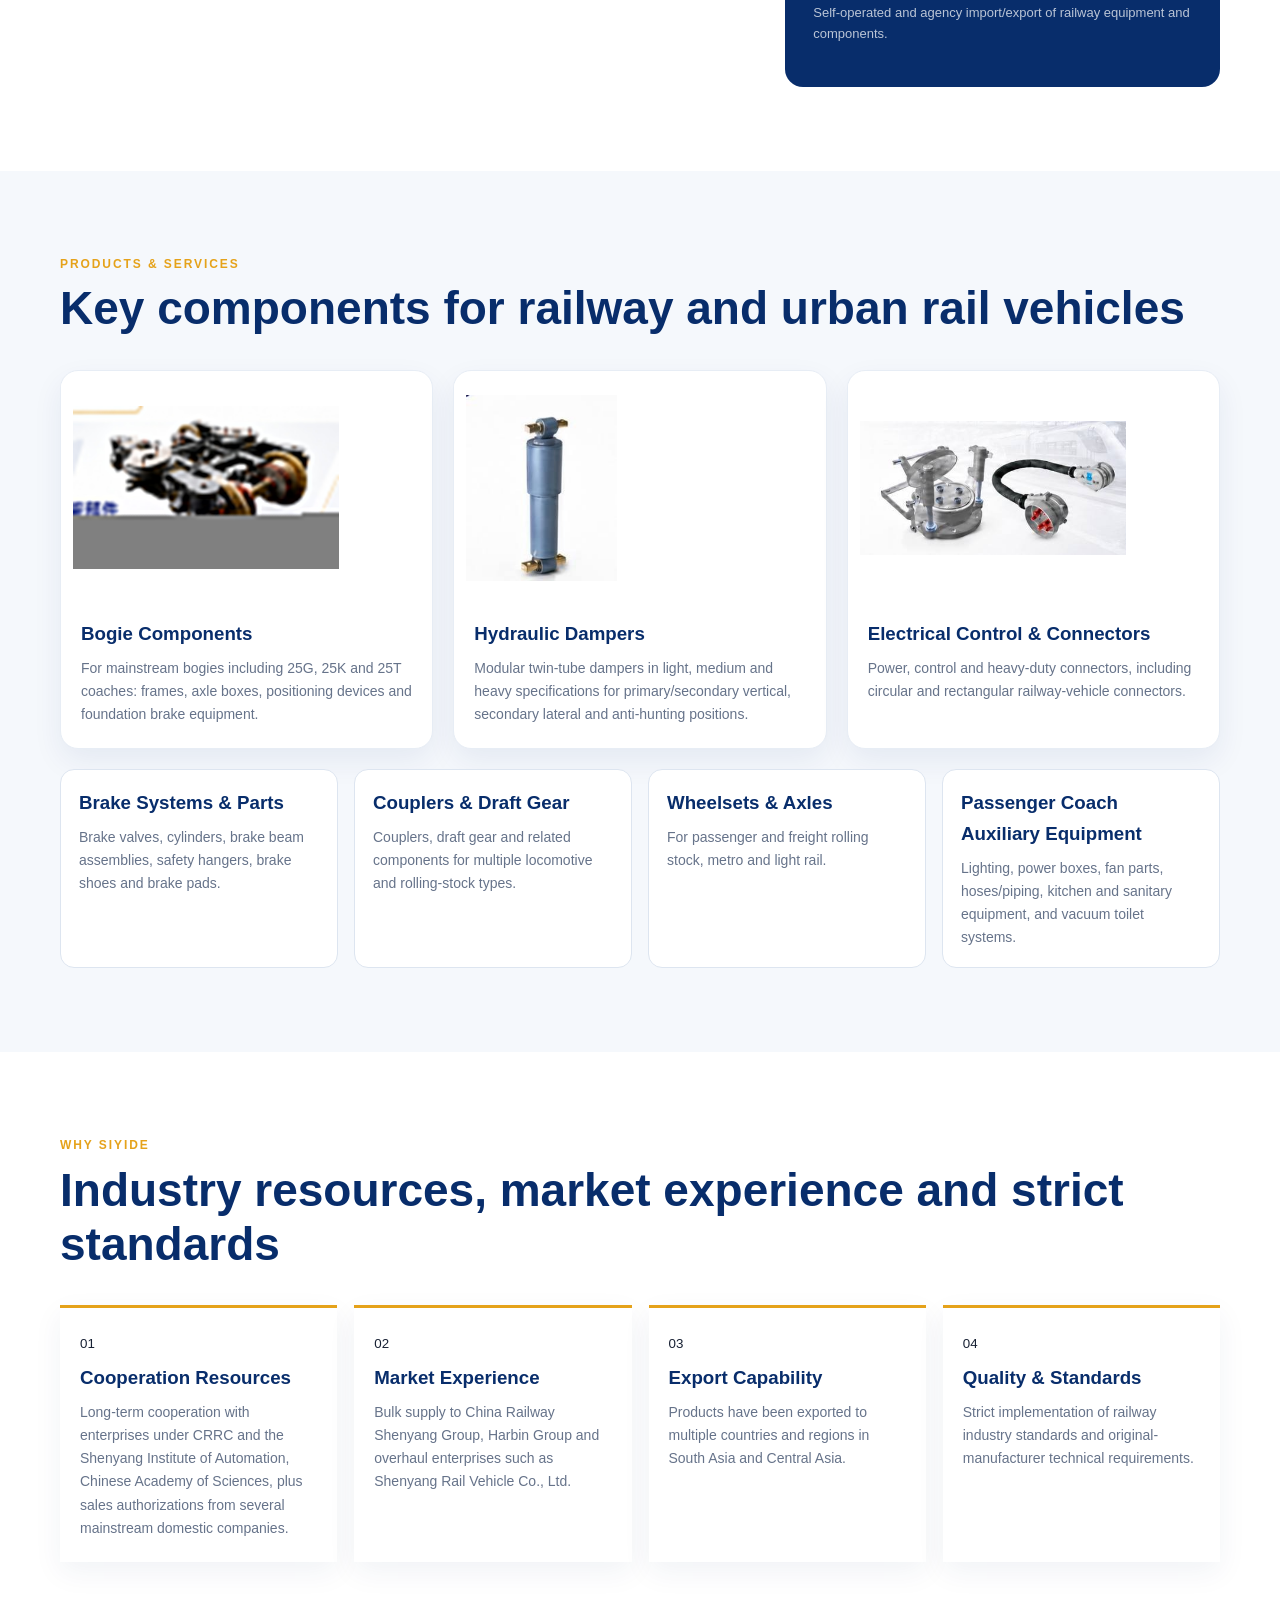
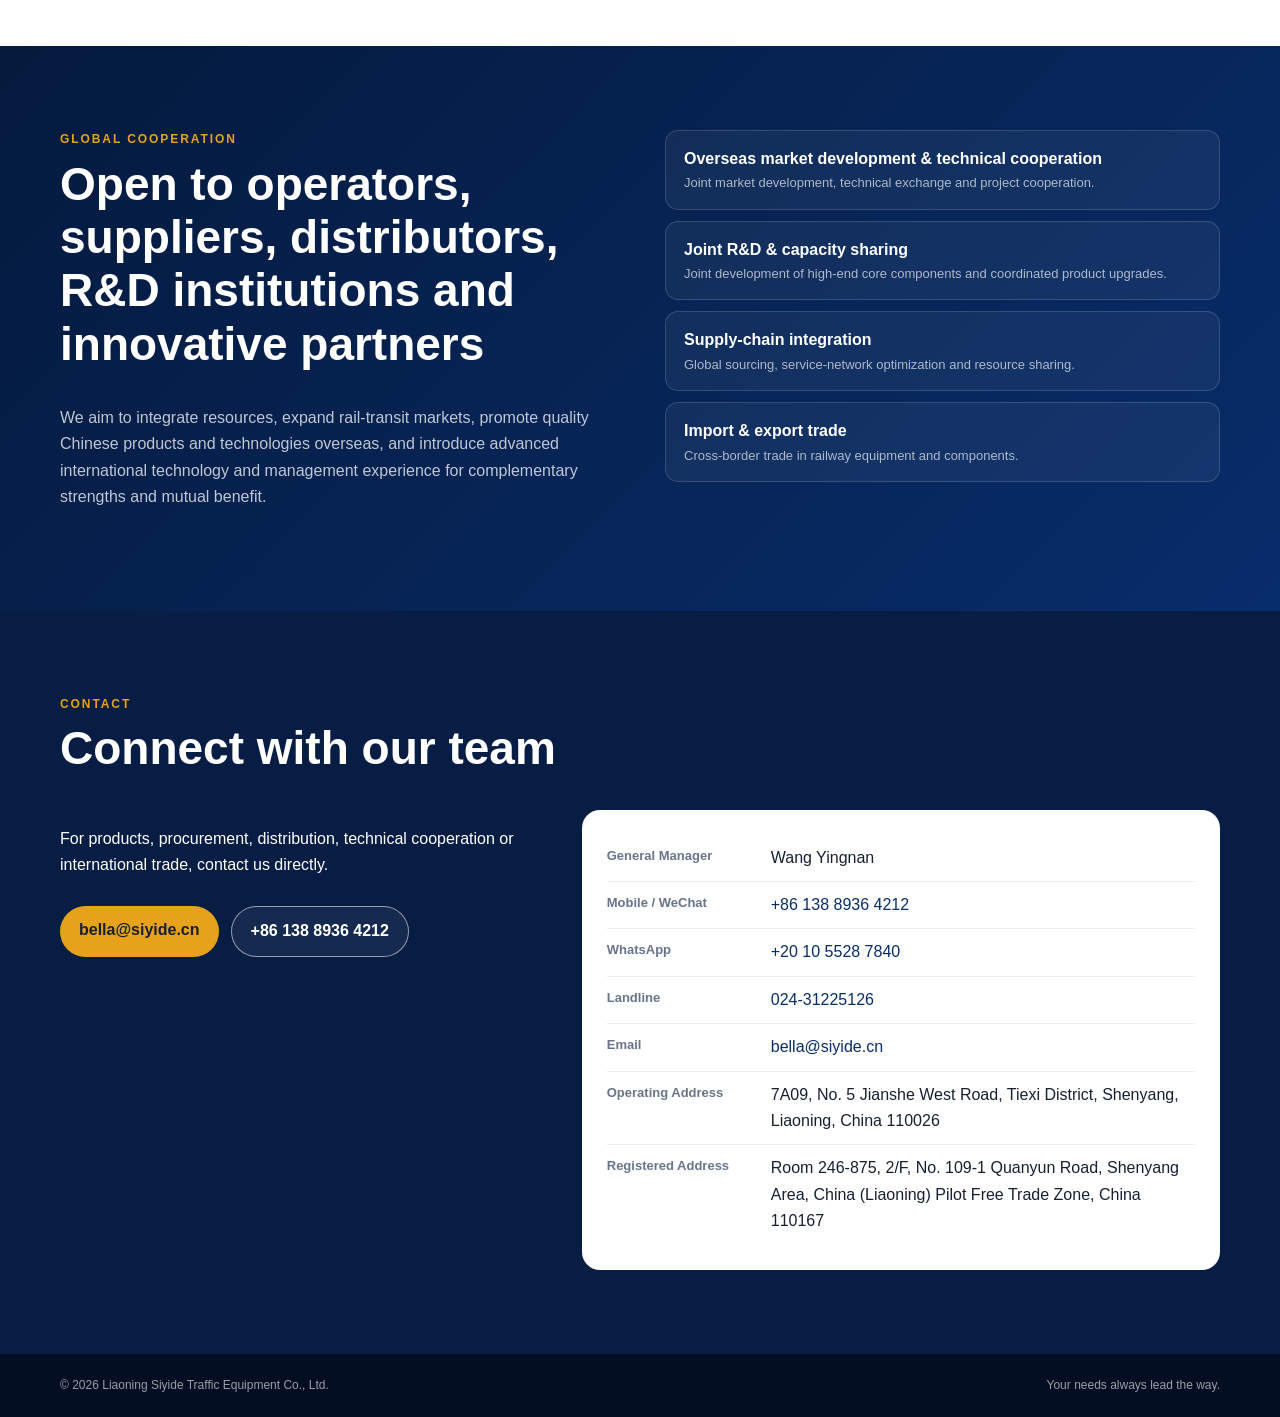
<file: expo-siyide-v2/index.html>
<!doctype html>
<html lang="en">
<head>
<meta charset="utf-8">
<meta name="viewport" content="width=device-width,initial-scale=1">
<meta name="theme-color" content="#082d6b">
<meta name="description" content="Liaoning Siyide Traffic Equipment Co., Ltd. — railway equipment, components, technical service and international cooperation.">
<title>Liaoning Siyide Traffic Equipment Co., Ltd.</title>
<style>
:root{--navy:#082d6b;--navy2:#041a3d;--blue:#0d4fa3;--gold:#e5a21a;--ink:#172033;--muted:#66738a;--soft:#f5f8fc;--line:#dde5f0;--white:#fff}*{box-sizing:border-box}html{scroll-behavior:smooth}body{margin:0;font-family:Arial,"Segoe UI","Noto Sans",sans-serif;color:var(--ink);line-height:1.65;background:#fff}a{color:inherit}.wrap{width:min(1160px,calc(100% - 40px));margin:auto}.top{height:76px;position:sticky;top:0;z-index:30;display:flex;align-items:center;justify-content:space-between;padding:0 max(20px,calc((100vw - 1160px)/2));background:rgba(255,255,255,.94);backdrop-filter:blur(14px);border-bottom:1px solid var(--line)}.brand{display:flex;align-items:center;gap:13px;text-decoration:none}.brand img{width:78px;height:46px;object-fit:contain}.brand strong{display:block;color:var(--navy);font-size:15px}.brand small{display:block;color:var(--muted);font-size:11px}.langs{display:flex;gap:5px;background:#f0f3f8;padding:4px;border-radius:999px}.langs button{border:0;background:transparent;padding:8px 10px;border-radius:999px;font-weight:700;color:#56647a;cursor:pointer}.langs button.active{background:var(--navy);color:#fff}.hero{min-height:690px;position:relative;display:flex;align-items:center;color:#fff;background:var(--navy2);overflow:hidden}.hero:before{content:"";position:absolute;inset:0;background:url('/assets/hero-train.jpg') center/cover no-repeat}.hero:after{content:"";position:absolute;inset:0;background:linear-gradient(90deg,rgba(3,22,55,.91),rgba(3,22,55,.68) 45%,rgba(3,22,55,.10) 82%)}.hero .wrap{position:relative;z-index:2;padding:80px 0 55px}.eyebrow,.kicker{font-size:12px;letter-spacing:.16em;font-weight:800;color:var(--gold)}h1{font-size:clamp(42px,5vw,70px);line-height:1.04;max-width:780px;margin:14px 0 20px}.lead{max-width:700px;font-size:18px;color:rgba(255,255,255,.86)}.actions{display:flex;gap:12px;flex-wrap:wrap;margin-top:28px}.btn{display:inline-block;padding:11px 19px;border-radius:999px;text-decoration:none;font-weight:800}.btn.primary{background:var(--gold);color:#172033}.btn.ghost{border:1px solid rgba(255,255,255,.55);color:#fff;background:rgba(255,255,255,.06)}.facts{margin-top:50px;display:grid;grid-template-columns:repeat(4,1fr);max-width:920px;border-top:1px solid rgba(255,255,255,.22);border-bottom:1px solid rgba(255,255,255,.22)}.facts div{padding:17px 12px 17px 0}.facts b,.facts span{display:block}.facts b{font-size:20px}.facts span{font-size:12px;color:rgba(255,255,255,.72)}.note{font-size:11px;color:rgba(255,255,255,.55)}section{padding:84px 0}.soft{background:var(--soft)}.section-head{margin-bottom:34px}.section-head h2{font-size:clamp(30px,4vw,46px);line-height:1.16;color:var(--navy);margin:8px 0 0}.about{display:grid;grid-template-columns:1.25fr .8fr;gap:46px}.about p{color:#3f4b60;font-size:16px}.quote{border-left:4px solid var(--gold);padding:14px 18px;background:#f8fafc;color:var(--navy)!important;font-weight:800}.cap{background:var(--navy);color:#fff;border-radius:18px;padding:28px}.cap h3{margin-top:0}.cap div{padding:14px 0;border-top:1px solid rgba(255,255,255,.15)}.cap b,.cap span{display:block}.cap span{font-size:13px;color:rgba(255,255,255,.72)}.products{display:grid;grid-template-columns:repeat(3,1fr);gap:20px}.product{background:#fff;border:1px solid #e7edf5;border-radius:18px;overflow:hidden;box-shadow:0 12px 30px rgba(8,45,107,.07)}.product img{width:auto;max-width:290px;height:210px;object-fit:contain;padding:12px;background:#fff;margin:12px auto 0;image-rendering:auto}.product .txt{padding:18px 20px 22px}.product h3,.mini h3{color:var(--navy);margin:0 0 7px}.product p,.mini p{margin:0;color:var(--muted);font-size:14px}.minis{display:grid;grid-template-columns:repeat(4,1fr);gap:16px;margin-top:20px}.mini{background:#fff;border:1px solid var(--line);border-radius:14px;padding:18px}.why{display:grid;grid-template-columns:repeat(4,1fr);gap:17px}.why article{border-top:3px solid var(--gold);padding:22px 20px;background:#fff;box-shadow:0 10px 28px rgba(8,45,107,.06)}.why h3{color:var(--navy);margin:7px 0}.why p{color:var(--muted);font-size:14px;margin:0}.coop{background:linear-gradient(135deg,var(--navy2),var(--navy));color:#fff}.coop .section-head h2{color:#fff}.coop-grid{display:grid;grid-template-columns:1fr 1fr;gap:50px}.coop p{color:rgba(255,255,255,.75)}.coop-list div{padding:15px 18px;border:1px solid rgba(255,255,255,.15);border-radius:13px;margin-bottom:11px;background:rgba(255,255,255,.05)}.coop-list b,.coop-list span{display:block}.coop-list span{color:rgba(255,255,255,.66);font-size:13px}.contact{background:#071d43;color:#fff}.contact .section-head h2{color:#fff}.contact-grid{display:grid;grid-template-columns:.85fr 1.15fr;gap:50px}.contact-card{background:#fff;color:var(--ink);border-radius:18px;padding:25px}.contact-card div{display:grid;grid-template-columns:150px 1fr;gap:14px;padding:10px 0;border-bottom:1px solid #e8edf4}.contact-card div:last-child{border-bottom:0}.contact-card b{font-size:13px;color:#69758a}.contact-card a{color:var(--navy);text-decoration:none}footer{background:#030e22;color:rgba(255,255,255,.6);padding:22px 0;font-size:12px}.footer{display:flex;justify-content:space-between;gap:20px}
@media(max-width:900px){.about,.coop-grid,.contact-grid{grid-template-columns:1fr}.products{grid-template-columns:1fr}.minis,.why{grid-template-columns:repeat(2,1fr)}.facts{grid-template-columns:repeat(2,1fr)}}@media(max-width:620px){.wrap{width:min(100% - 28px,1160px)}.top{height:66px;padding:0 14px}.brand img{width:58px}.brand small{display:none}.brand strong{font-size:12px}.langs button{font-size:12px;padding:7px 8px}.hero{min-height:720px}.hero .wrap{padding:68px 0 42px}h1{font-size:40px}.lead{font-size:16px}.minis,.why{grid-template-columns:1fr}.contact-card div{grid-template-columns:1fr;gap:2px}.footer{flex-direction:column}.hero:before{background-position:64% center}}
</style>
</head>
<body>
<header class="top"><a class="brand" href="#top"><img src="/assets/logo.jpg" alt="SYD"><span><strong data-t="companyShort">Siyide Traffic Equipment</strong><small data-t="tag">Railway equipment · Key components · Technical services</small></span></a><div class="langs"><button data-lang="en">EN</button><button data-lang="de">DE</button><button data-lang="zh">中文</button></div></header>
<main id="top">
<section class="hero"><div class="wrap"><div class="eyebrow" data-t="expo">2026 EXHIBITION PROFILE</div><h1 data-t="hero">Railway Components.<br>Technical Service. Global Cooperation.</h1><p class="lead" data-t="lead">Railway equipment and key components, maintenance support, technical services and international cooperation from Shenyang, China.</p><div class="actions"><a class="btn primary" href="#products" data-t="productsBtn">Explore Products</a><a class="btn ghost" href="#contact" data-t="contactBtn">Contact Us</a></div><div class="facts"><div><b>2017</b><span data-t="founded">Founded</span></div><div><b>13+</b><span data-t="experience">Years team industry experience*</span></div><div><b data-t="marketsV">China + Overseas</b><span data-t="markets">Market coverage</span></div><div><b data-t="standardsV">Railway Standards</b><span data-t="standards">Strict compliance</span></div></div><small class="note" data-t="factNote">*Team experience includes the affiliated company.</small></div></section>
<section><div class="wrap"><div class="section-head"><div class="kicker" data-t="aboutK">ABOUT SIYIDE</div><h2 data-t="aboutH">Focused on railway equipment and long-term service capability</h2></div><div class="about"><div><p data-t="about1">Liaoning Siyide Traffic Equipment Co., Ltd. was established on April 28, 2017 and is registered in the Shenyang Area of the China (Liaoning) Pilot Free Trade Zone. Its operating address is in Tiexi District, Shenyang, within one of Northeast China’s core rail-transit equipment manufacturing areas.</p><p data-t="about2">The affiliated company, Shenyang Xinyishunda Rail Transit Equipment Co., Ltd., has worked in railway rolling stock and urban rail equipment parts sales, maintenance and after-sales service since April 2013. Together, the two companies form an integrated supply and technical-service chain for rail-transit equipment and components.</p><p class="quote" data-t="philosophy">Integrity first · Customer first · Safety-driven · Technology-led</p></div><div class="cap"><h3 data-t="capH">Core Capabilities</h3><div><b data-t="cap1">Railway equipment & components</b><span data-t="cap1d">Production, overhaul, sales and technical service for locomotives, coaches, freight cars and urban rail vehicles.</span></div><div><b data-t="cap2">Maintenance & technical service</b><span data-t="cap2d">Maintenance, technical consulting, inspection instruments and customized solutions.</span></div><div><b data-t="cap3">Intelligent & automated equipment</b><span data-t="cap3d">Development and application of intelligent and automated rail-transit equipment.</span></div><div><b data-t="cap4">International business</b><span data-t="cap4d">Self-operated and agency import/export of railway equipment and components.</span></div></div></div></div></section>
<section class="soft" id="products"><div class="wrap"><div class="section-head"><div class="kicker" data-t="prodK">PRODUCTS & SERVICES</div><h2 data-t="prodH">Key components for railway and urban rail vehicles</h2></div><div class="products"><article class="product"><img src="/assets/bogie.jpg" alt="Bogie"><div class="txt"><h3 data-t="bogie">Bogie Components</h3><p data-t="bogieD">For mainstream bogies including 25G, 25K and 25T coaches: frames, axle boxes, positioning devices and foundation brake equipment.</p></div></article><article class="product"><img src="/assets/damper.jpg" alt="Hydraulic damper"><div class="txt"><h3 data-t="damper">Hydraulic Dampers</h3><p data-t="damperD">Modular twin-tube dampers in light, medium and heavy specifications for primary/secondary vertical, secondary lateral and anti-hunting positions.</p></div></article><article class="product"><img src="/assets/connector.jpg" alt="Connector"><div class="txt"><h3 data-t="connector">Electrical Control & Connectors</h3><p data-t="connectorD">Power, control and heavy-duty connectors, including circular and rectangular railway-vehicle connectors.</p></div></article></div><div class="minis"><article class="mini"><h3 data-t="brake">Brake Systems & Parts</h3><p data-t="brakeD">Brake valves, cylinders, brake beam assemblies, safety hangers, brake shoes and brake pads.</p></article><article class="mini"><h3 data-t="coupler">Couplers & Draft Gear</h3><p data-t="couplerD">Couplers, draft gear and related components for multiple locomotive and rolling-stock types.</p></article><article class="mini"><h3 data-t="wheel">Wheelsets & Axles</h3><p data-t="wheelD">For passenger and freight rolling stock, metro and light rail.</p></article><article class="mini"><h3 data-t="aux">Passenger Coach Auxiliary Equipment</h3><p data-t="auxD">Lighting, power boxes, fan parts, hoses/piping, kitchen and sanitary equipment, and vacuum toilet systems.</p></article></div></div></section>
<section><div class="wrap"><div class="section-head"><div class="kicker" data-t="whyK">WHY SIYIDE</div><h2 data-t="whyH">Industry resources, market experience and strict standards</h2></div><div class="why"><article><small>01</small><h3 data-t="why1">Cooperation Resources</h3><p data-t="why1d">Long-term cooperation with enterprises under CRRC and the Shenyang Institute of Automation, Chinese Academy of Sciences, plus sales authorizations from several mainstream domestic companies.</p></article><article><small>02</small><h3 data-t="why2">Market Experience</h3><p data-t="why2d">Bulk supply to China Railway Shenyang Group, Harbin Group and overhaul enterprises such as Shenyang Rail Vehicle Co., Ltd.</p></article><article><small>03</small><h3 data-t="why3">Export Capability</h3><p data-t="why3d">Products have been exported to multiple countries and regions in South Asia and Central Asia.</p></article><article><small>04</small><h3 data-t="why4">Quality & Standards</h3><p data-t="why4d">Strict implementation of railway industry standards and original-manufacturer technical requirements.</p></article></div></div></section>
<section class="coop" id="cooperation"><div class="wrap coop-grid"><div><div class="section-head"><div class="kicker" data-t="coopK">GLOBAL COOPERATION</div><h2 data-t="coopH">Open to operators, suppliers, distributors, R&D institutions and innovative partners</h2></div><p data-t="coopLead">We aim to integrate resources, expand rail-transit markets, promote quality Chinese products and technologies overseas, and introduce advanced international technology and management experience for complementary strengths and mutual benefit.</p></div><div class="coop-list"><div><b data-t="coop1">Overseas market development & technical cooperation</b><span data-t="coop1d">Joint market development, technical exchange and project cooperation.</span></div><div><b data-t="coop2">Joint R&D & capacity sharing</b><span data-t="coop2d">Joint development of high-end core components and coordinated product upgrades.</span></div><div><b data-t="coop3">Supply-chain integration</b><span data-t="coop3d">Global sourcing, service-network optimization and resource sharing.</span></div><div><b data-t="coop4">Import & export trade</b><span data-t="coop4d">Cross-border trade in railway equipment and components.</span></div></div></div></section>
<section class="contact" id="contact"><div class="wrap"><div class="section-head"><div class="kicker" data-t="contactK">CONTACT</div><h2 data-t="contactH">Connect with our team</h2></div><div class="contact-grid"><div><p data-t="contactLead">For products, procurement, distribution, technical cooperation or international trade, contact us directly.</p><div class="actions"><a class="btn primary" href="mailto:bella@siyide.cn">bella@siyide.cn</a><a class="btn ghost" href="tel:+8613889364212">+86 138 8936 4212</a></div></div><div class="contact-card"><div><b data-t="gm">General Manager</b><span data-t="gmV">Wang Yingnan</span></div><div><b data-t="mobile">Mobile / WeChat</b><a href="tel:+8613889364212">+86 138 8936 4212</a></div><div><b>WhatsApp</b><a href="https://wa.me/201055287840">+20 10 5528 7840</a></div><div><b data-t="landline">Landline</b><a href="tel:+862431225126">024-31225126</a></div><div><b data-t="email">Email</b><a href="mailto:bella@siyide.cn">bella@siyide.cn</a></div><div><b data-t="opAddr">Operating Address</b><span data-t="opAddrV">7A09, No. 5 Jianshe West Road, Tiexi District, Shenyang, Liaoning, China 110026</span></div><div><b data-t="regAddr">Registered Address</b><span data-t="regAddrV">Room 246-875, 2/F, No. 109-1 Quanyun Road, Shenyang Area, China (Liaoning) Pilot Free Trade Zone, China 110167</span></div></div></div></div></section>
</main><footer><div class="wrap footer"><span>© 2026 Liaoning Siyide Traffic Equipment Co., Ltd.</span><span data-t="footer">Your needs always lead the way.</span></div></footer>
<script>
const T={
en:{companyShort:'Siyide Traffic Equipment',tag:'Railway equipment · Key components · Technical services',expo:'2026 EXHIBITION PROFILE',hero:'Railway Components.<br>Technical Service. Global Cooperation.',lead:'Railway equipment and key components, maintenance support, technical services and international cooperation from Shenyang, China.',productsBtn:'Explore Products',contactBtn:'Contact Us',founded:'Founded',experience:'Years team industry experience*',marketsV:'China + Overseas',markets:'Market coverage',standardsV:'Railway Standards',standards:'Strict compliance',factNote:'*Team experience includes the affiliated company.',aboutK:'ABOUT SIYIDE',aboutH:'Focused on railway equipment and long-term service capability',about1:'Liaoning Siyide Traffic Equipment Co., Ltd. was established on April 28, 2017 and is registered in the Shenyang Area of the China (Liaoning) Pilot Free Trade Zone. Its operating address is in Tiexi District, Shenyang, within one of Northeast China’s core rail-transit equipment manufacturing areas.',about2:'The affiliated company, Shenyang Xinyishunda Rail Transit Equipment Co., Ltd., has worked in railway rolling stock and urban rail equipment parts sales, maintenance and after-sales service since April 2013. Together, the two companies form an integrated supply and technical-service chain for rail-transit equipment and components.',philosophy:'Integrity first · Customer first · Safety-driven · Technology-led',capH:'Core Capabilities',cap1:'Railway equipment & components',cap1d:'Production, overhaul, sales and technical service for locomotives, coaches, freight cars and urban rail vehicles.',cap2:'Maintenance & technical service',cap2d:'Maintenance, technical consulting, inspection instruments and customized solutions.',cap3:'Intelligent & automated equipment',cap3d:'Development and application of intelligent and automated rail-transit equipment.',cap4:'International business',cap4d:'Self-operated and agency import/export of railway equipment and components.',prodK:'PRODUCTS & SERVICES',prodH:'Key components for railway and urban rail vehicles',bogie:'Bogie Components',bogieD:'For mainstream bogies including 25G, 25K and 25T coaches: frames, axle boxes, positioning devices and foundation brake equipment.',damper:'Hydraulic Dampers',damperD:'Modular twin-tube dampers in light, medium and heavy specifications for primary/secondary vertical, secondary lateral and anti-hunting positions.',connector:'Electrical Control & Connectors',connectorD:'Power, control and heavy-duty connectors, including circular and rectangular railway-vehicle connectors.',brake:'Brake Systems & Parts',brakeD:'Brake valves, cylinders, brake beam assemblies, safety hangers, brake shoes and brake pads.',coupler:'Couplers & Draft Gear',couplerD:'Couplers, draft gear and related components for multiple locomotive and rolling-stock types.',wheel:'Wheelsets & Axles',wheelD:'For passenger and freight rolling stock, metro and light rail.',aux:'Passenger Coach Auxiliary Equipment',auxD:'Lighting, power boxes, fan parts, hoses/piping, kitchen and sanitary equipment, and vacuum toilet systems.',whyK:'WHY SIYIDE',whyH:'Industry resources, market experience and strict standards',why1:'Cooperation Resources',why1d:'Long-term cooperation with enterprises under CRRC and the Shenyang Institute of Automation, Chinese Academy of Sciences, plus sales authorizations from several mainstream domestic companies.',why2:'Market Experience',why2d:'Bulk supply to China Railway Shenyang Group, Harbin Group and overhaul enterprises such as Shenyang Rail Vehicle Co., Ltd.',why3:'Export Capability',why3d:'Products have been exported to multiple countries and regions in South Asia and Central Asia.',why4:'Quality & Standards',why4d:'Strict implementation of railway industry standards and original-manufacturer technical requirements.',coopK:'GLOBAL COOPERATION',coopH:'Open to operators, suppliers, distributors, R&D institutions and innovative partners',coopLead:'We aim to integrate resources, expand rail-transit markets, promote quality Chinese products and technologies overseas, and introduce advanced international technology and management experience for complementary strengths and mutual benefit.',coop1:'Overseas market development & technical cooperation',coop1d:'Joint market development, technical exchange and project cooperation.',coop2:'Joint R&D & capacity sharing',coop2d:'Joint development of high-end core components and coordinated product upgrades.',coop3:'Supply-chain integration',coop3d:'Global sourcing, service-network optimization and resource sharing.',coop4:'Import & export trade',coop4d:'Cross-border trade in railway equipment and components.',contactK:'CONTACT',contactH:'Connect with our team',contactLead:'For products, procurement, distribution, technical cooperation or international trade, contact us directly.',gm:'General Manager',gmV:'Wang Yingnan',mobile:'Mobile / WeChat',landline:'Landline',email:'Email',opAddr:'Operating Address',opAddrV:'7A09, No. 5 Jianshe West Road, Tiexi District, Shenyang, Liaoning, China 110026',regAddr:'Registered Address',regAddrV:'Room 246-875, 2/F, No. 109-1 Quanyun Road, Shenyang Area, China (Liaoning) Pilot Free Trade Zone, China 110167',footer:'Your needs always lead the way.'},
de:{companyShort:'Siyide Verkehrsausrüstung',tag:'Schienenverkehr · Kernkomponenten · Technischer Service',expo:'MESSEPROFIL 2026',hero:'Bahnkomponenten.<br>Technischer Service. Internationale Zusammenarbeit.',lead:'Bahnausrüstung und Kernkomponenten, Instandhaltungsunterstützung, technische Dienstleistungen und internationale Zusammenarbeit aus Shenyang, China.',productsBtn:'Produkte ansehen',contactBtn:'Kontakt',founded:'Gegründet',experience:'Jahre Branchenerfahrung im Team*',marketsV:'China + Ausland',markets:'Marktabdeckung',standardsV:'Bahnstandards',standards:'Strikte Einhaltung',factNote:'*Einschließlich der Erfahrung des verbundenen Unternehmens.',aboutK:'ÜBER SIYIDE',aboutH:'Fokus auf Bahnausrüstung und langfristige Servicekompetenz',about1:'Liaoning Siyide Traffic Equipment Co., Ltd. wurde am 28. April 2017 gegründet und ist im Teilgebiet Shenyang der Pilot-Freihandelszone China (Liaoning) registriert. Der Betriebsstandort befindet sich im Bezirk Tiexi in Shenyang, einem Kerngebiet der Schienenverkehrsausrüstungsindustrie Nordostchinas.',about2:'Das verbundene Unternehmen Shenyang Xinyishunda Rail Transit Equipment Co., Ltd. ist seit April 2013 auf Vertrieb, Wartung und After-Sales-Service für Eisenbahnfahrzeuge sowie Komponenten des städtischen Schienenverkehrs spezialisiert. Gemeinsam bilden beide Unternehmen eine integrierte Liefer- und technische Servicekette.',philosophy:'Integrität zuerst · Kunde zuerst · Sicherheit als Antrieb · Technologieführerschaft',capH:'Kernkompetenzen',cap1:'Bahnausrüstung & Komponenten',cap1d:'Produktion, Instandsetzung, Vertrieb und technische Dienstleistungen für Lokomotiven, Reisezugwagen, Güterwagen und Stadtbahnfahrzeuge.',cap2:'Instandhaltung & technischer Service',cap2d:'Wartung, technische Beratung, Prüfgeräte und kundenspezifische Lösungen.',cap3:'Intelligente & automatisierte Ausrüstung',cap3d:'Entwicklung und Anwendung intelligenter und automatisierter Schienenverkehrsausrüstung.',cap4:'Internationales Geschäft',cap4d:'Eigen- und Agenturimport/-export von Bahnausrüstung und Komponenten.',prodK:'PRODUKTE & DIENSTLEISTUNGEN',prodH:'Kernkomponenten für Eisenbahn- und Stadtbahnfahrzeuge',bogie:'Drehgestellkomponenten',bogieD:'Für gängige Drehgestelle der Reisezugwagen 25G, 25K und 25T: Rahmen, Achslagergehäuse, Führungseinrichtungen und Grundbremsausrüstung.',damper:'Hydraulikdämpfer',damperD:'Modulare Zweirohrdämpfer in leichter, mittlerer und schwerer Ausführung für Primär-/Sekundär-Vertikal-, Sekundär-Quer- und Schlingerdämpfung.',connector:'Elektrische Steuerung & Steckverbinder',connectorD:'Leistungs-, Steuer- und Hochlaststeckverbinder einschließlich runder und rechteckiger Steckverbinder für Schienenfahrzeuge.',brake:'Bremssysteme & Teile',brakeD:'Bremsventile, Bremszylinder, Bremsbalkenbaugruppen, Sicherungsaufhängungen, Bremssohlen und Bremsbeläge.',coupler:'Kupplungen & Zug-/Stoßeinrichtungen',couplerD:'Kupplungen, Zug-/Stoßeinrichtungen und zugehörige Komponenten für verschiedene Schienenfahrzeugtypen.',wheel:'Radsätze & Achsen',wheelD:'Für Reise- und Güterwagen, Metro und Stadtbahn.',aux:'Hilfsausrüstung für Reisezugwagen',auxD:'Beleuchtung, Stromversorgungskästen, Lüfterteile, Schläuche/Rohrleitungen, Küchen- und Sanitärausrüstung sowie Vakuumtoiletten.',whyK:'WARUM SIYIDE',whyH:'Branchenressourcen, Markterfahrung und strenge Standards',why1:'Kooperationsressourcen',why1d:'Langfristige Zusammenarbeit mit Unternehmen der CRRC-Gruppe und dem Shenyang Institute of Automation der Chinesischen Akademie der Wissenschaften sowie Vertriebsautorisierungen mehrerer führender chinesischer Unternehmen.',why2:'Markterfahrung',why2d:'Serienlieferungen an China Railway Shenyang Group, Harbin Group sowie Instandsetzungsunternehmen wie Shenyang Rail Vehicle Co., Ltd.',why3:'Exportkompetenz',why3d:'Produkte wurden in mehrere Länder und Regionen Süd- und Zentralasiens exportiert.',why4:'Qualität & Standards',why4d:'Strikte Umsetzung der Bahnindustrienormen und technischen Anforderungen der Originalhersteller.',coopK:'INTERNATIONALE ZUSAMMENARBEIT',coopH:'Offen für Betreiber, Zulieferer, Händler, F&E-Institute und innovative Partner',coopLead:'Wir möchten Ressourcen bündeln, Schienenverkehrsmärkte gemeinsam erschließen, hochwertige chinesische Produkte und Technologien international vermarkten und fortschrittliche ausländische Technologien und Managementerfahrungen einführen.',coop1:'Auslandsmarkt & technische Zusammenarbeit',coop1d:'Gemeinsame Markterschließung, technischer Austausch und Projektkooperation.',coop2:'Gemeinsame F&E & Kapazitätsteilung',coop2d:'Gemeinsame Entwicklung hochwertiger Kernkomponenten und koordinierte Produktweiterentwicklung.',coop3:'Integration der Lieferkette',coop3d:'Globale Beschaffung, Optimierung des Servicenetzes und gemeinsame Nutzung von Ressourcen.',coop4:'Import- & Exporthandel',coop4d:'Grenzüberschreitender Handel mit Bahnausrüstung und Komponenten.',contactK:'KONTAKT',contactH:'Kontaktieren Sie unser Team',contactLead:'Für Produkte, Beschaffung, Vertrieb, technische Zusammenarbeit oder internationalen Handel kontaktieren Sie uns direkt.',gm:'Geschäftsführerin',gmV:'Wang Yingnan',mobile:'Mobil / WeChat',landline:'Festnetz',email:'E-Mail',opAddr:'Betriebsanschrift',opAddrV:'7A09, Nr. 5 Jianshe West Road, Bezirk Tiexi, Shenyang, Liaoning, China 110026',regAddr:'Registrierte Anschrift',regAddrV:'Raum 246-875, 2. OG, Nr. 109-1 Quanyun Road, Teilgebiet Shenyang, Pilot-Freihandelszone China (Liaoning), China 110167',footer:'Ihre Anforderungen weisen uns den Weg.'},
zh:{companyShort:'辽宁思亿德交通装备有限公司',tag:'轨道交通装备 · 核心部件 · 技术服务',expo:'2026 · 展会企业简介',hero:'轨道交通部件 · 技术服务<br>连接国内与海外合作',lead:'来自中国沈阳的轨道交通装备与关键部件、检修支持、技术服务与国际合作。',productsBtn:'查看产品',contactBtn:'联系我们',founded:'公司成立',experience:'团队行业经验*',marketsV:'国内 + 海外',markets:'市场覆盖',standardsV:'铁路行业标准',standards:'严格执行',factNote:'*团队行业经验含关联公司。',aboutK:'关于思亿德',aboutH:'专注轨道交通装备与长期服务能力',about1:'辽宁思亿德交通装备有限公司成立于2017年4月28日，注册于中国（辽宁）自由贸易试验区沈阳片区，经营地址位于沈阳市铁西区，地处东北轨道交通装备制造核心区。',about2:'关联公司沈阳鑫谊顺达轨道交通设备有限公司自2013年4月起专注铁路机车车辆、城轨装备配件销售、维护及售后服务。两家公司协同构建轨道交通装备配件供应与技术服务链条。',philosophy:'诚信为本 · 客户至上 · 安全驱动 · 技术领先',capH:'核心能力',cap1:'轨道交通装备与配件',cap1d:'生产、检修、销售及技术服务，覆盖铁路机车、客车、货车及城轨车辆。',cap2:'检修维护与技术服务',cap2d:'装备检修维保、技术咨询、检测设备及仪器仪表供应、定制化解决方案。',cap3:'智能化与自动化',cap3d:'轨道交通智能化、自动化装备研发及应用。',cap4:'国际业务',cap4d:'轨道交通装备及配件自营与代理进出口。',prodK:'产品与服务',prodH:'铁路与城市轨道车辆关键部件',bogie:'转向架配件',bogieD:'适配25G、25K、25T型客车等主流转向架，供应构架、轴箱、定位装置、基础制动装置等。',damper:'油压减振器',damperD:'模块化双筒式结构，提供轻、中、重型规格，覆盖一系垂向、二系垂向、二系横向及抗蛇行等部位。',connector:'电气控制与连接器',connectorD:'动力、控制、重载连接器以及圆形、矩形等轨道车辆电连接器。',brake:'制动系统及配件',brakeD:'制动阀、制动缸、制动梁组成、安全吊、闸瓦、闸片等。',coupler:'车钩缓冲装置',couplerD:'适用于各型机车车辆的车钩、缓冲装置及相关部件。',wheel:'轮对及车轴',wheelD:'适用于客车、货车、地铁及轻轨车辆。',aux:'客车辅助设备',auxD:'照明、电源箱、风扇配件、软管管道、厨卫设备、真空集便器等。',whyK:'企业优势',whyH:'行业资源、市场经验与严格标准',why1:'合作资源',why1d:'与中国中车下属企业、中国科学院沈阳自动化研究所长期合作，并获多家国内主流企业销售授权。',why2:'市场经验',why2d:'产品批量供应中国铁路沈阳局、哈尔滨局等铁路局集团公司及沈阳轨道车辆有限公司等高级修企业。',why3:'出口实力',why3d:'产品已出口南亚、中亚等多个国家和地区。',why4:'质量与标准',why4d:'严格执行铁路行业标准及原厂技术要求。',coopK:'全球合作',coopH:'期待与运营商、供应商、经销商、研发机构及创新伙伴合作',coopLead:'期待整合资源，共同开拓轨道交通市场，推动国内优质产品技术对外输出，同时引进海外先进技术与管理经验，实现优势互补、互利共赢。',coop1:'海外市场拓展与技术协作',coop1d:'联合市场开发、技术交流及项目合作。',coop2:'联合研发与产能共享',coop2d:'联合研发高端装备核心零部件，协同推进产品升级。',coop3:'供应链资源整合',coop3d:'整合全球供应链资源，优化服务体系并共享资源。',coop4:'进出口贸易',coop4d:'开展轨道交通装备及配件跨境贸易合作。',contactK:'联系我们',contactH:'与我们的团队取得联系',contactLead:'如需了解产品、采购、经销代理、技术合作或国际贸易，请直接联系我们。',gm:'总经理',gmV:'王英楠',mobile:'手机 / 微信',landline:'公司座机',email:'电子邮箱',opAddr:'经营地址',opAddrV:'中国辽宁省沈阳市铁西区建设西路5号7A09（110026）',regAddr:'注册地址',regAddrV:'中国（辽宁）自由贸易试验区沈阳片区全运路109-1号2层246-875室（110167）',footer:'您的需求，始终引领我们前行。'}};
function setLang(l){if(!T[l])l='en';document.documentElement.lang=l==='zh'?'zh-CN':l;document.querySelectorAll('[data-t]').forEach(e=>{const v=T[l][e.dataset.t];if(v!==undefined)e.innerHTML=v});document.querySelectorAll('[data-lang]').forEach(b=>b.classList.toggle('active',b.dataset.lang===l));localStorage.setItem('sydLang',l)}document.querySelectorAll('[data-lang]').forEach(b=>b.onclick=()=>setLang(b.dataset.lang));const saved=localStorage.getItem('sydLang'),br=(navigator.language||'en').toLowerCase();setLang(saved||(br.startsWith('zh')?'zh':br.startsWith('de')?'de':'en'));
</script>
</body></html>
</file>
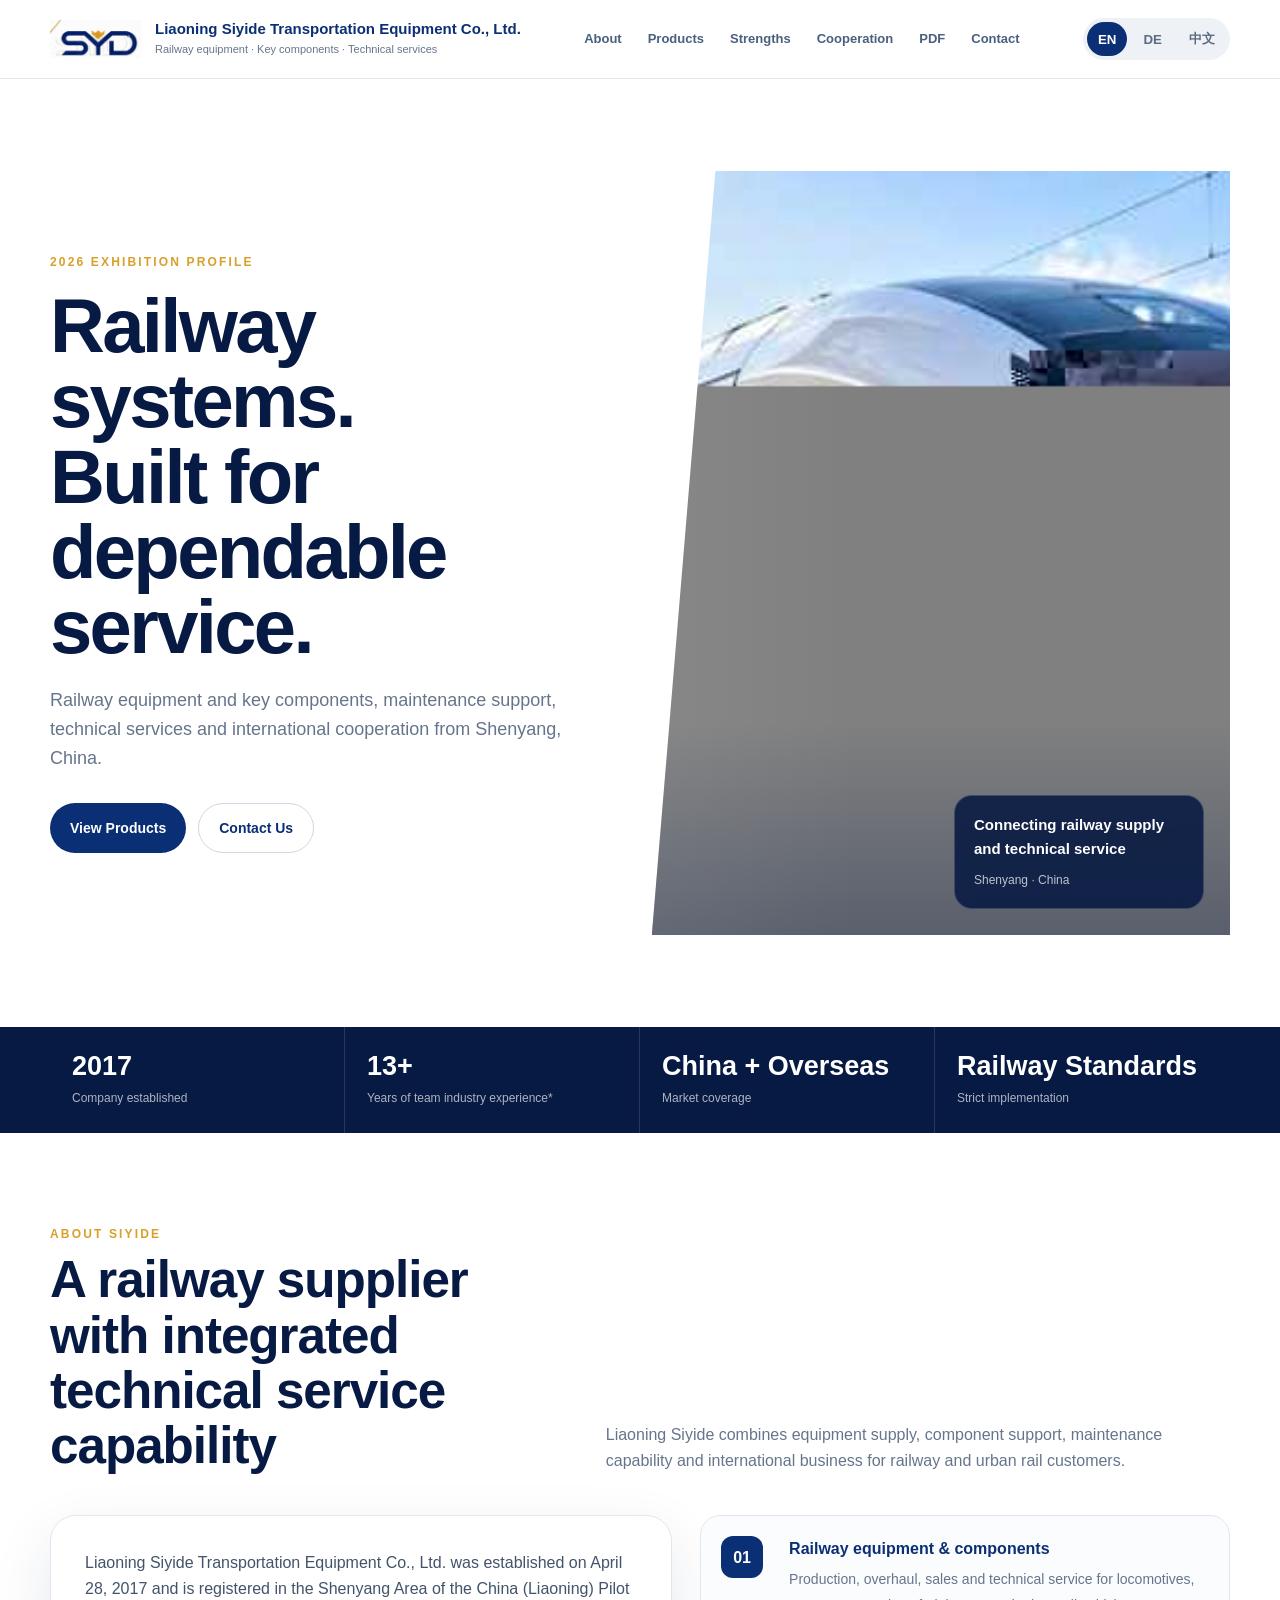
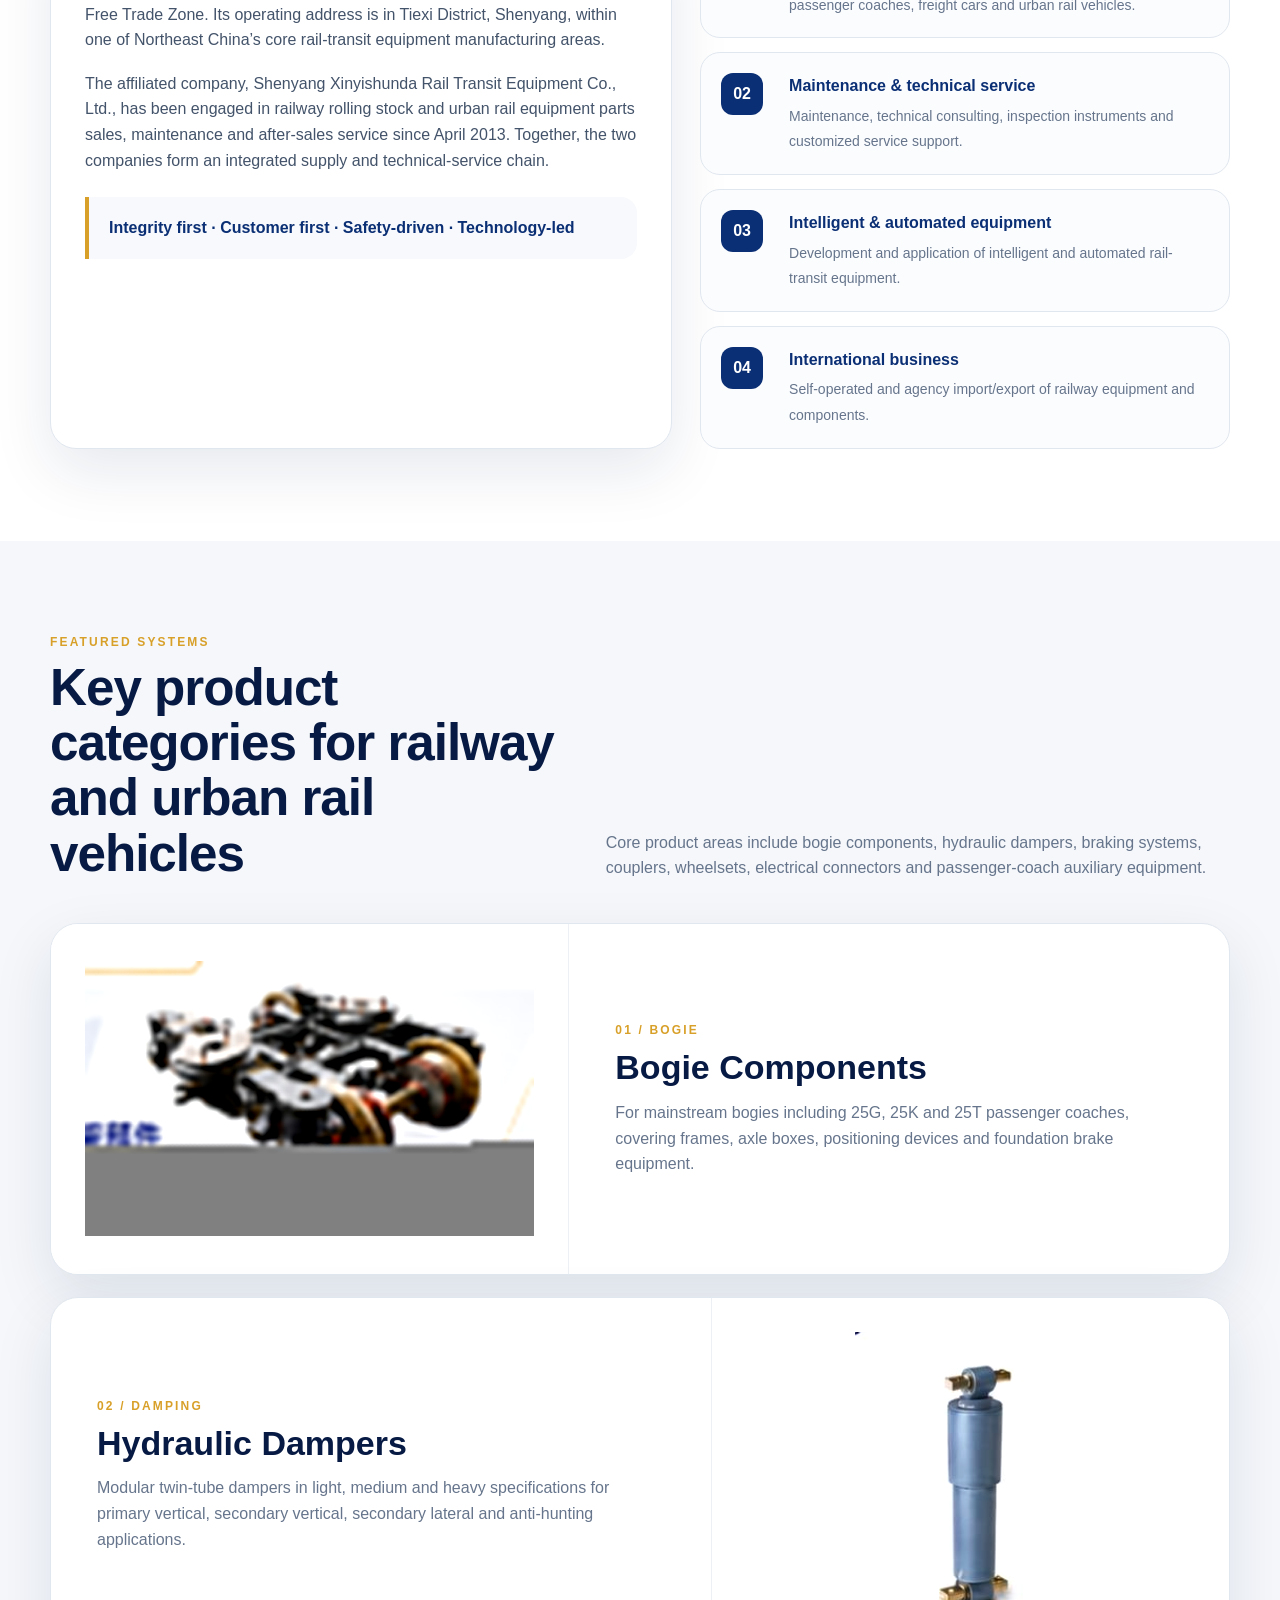
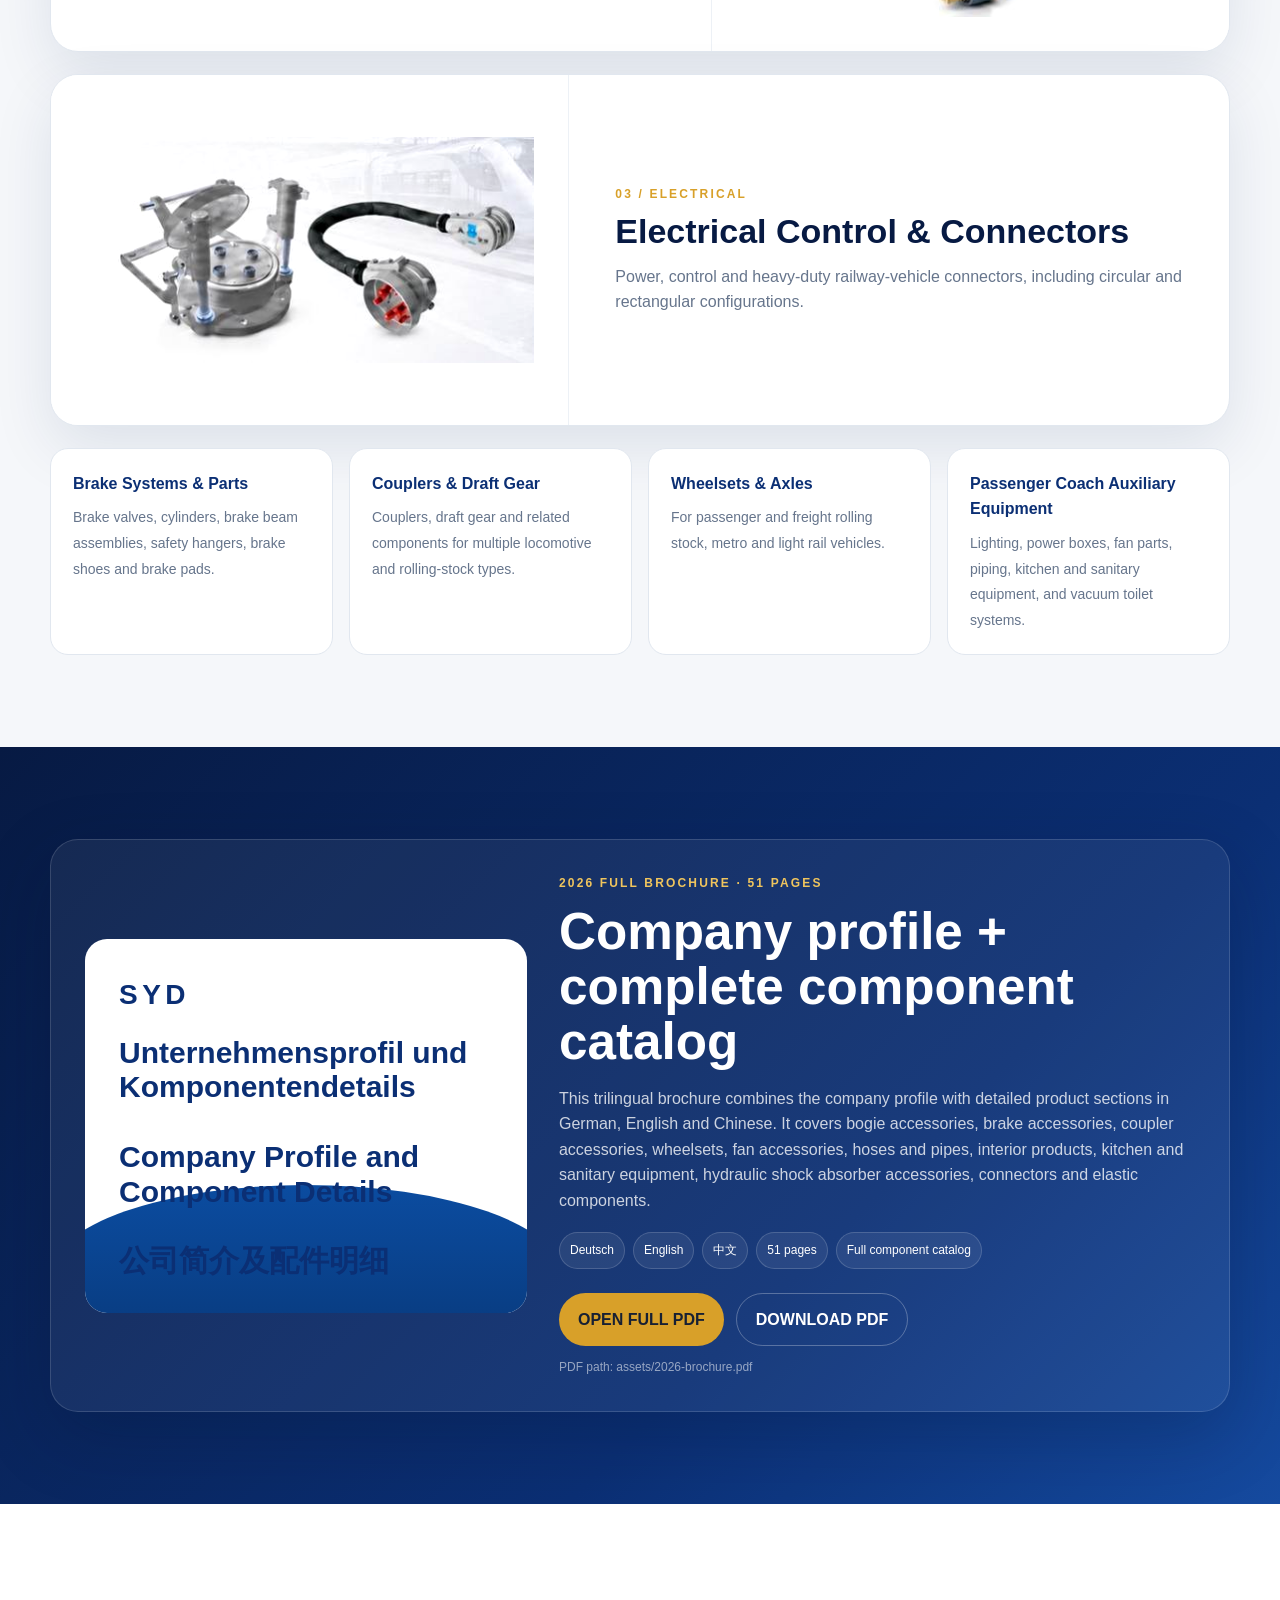
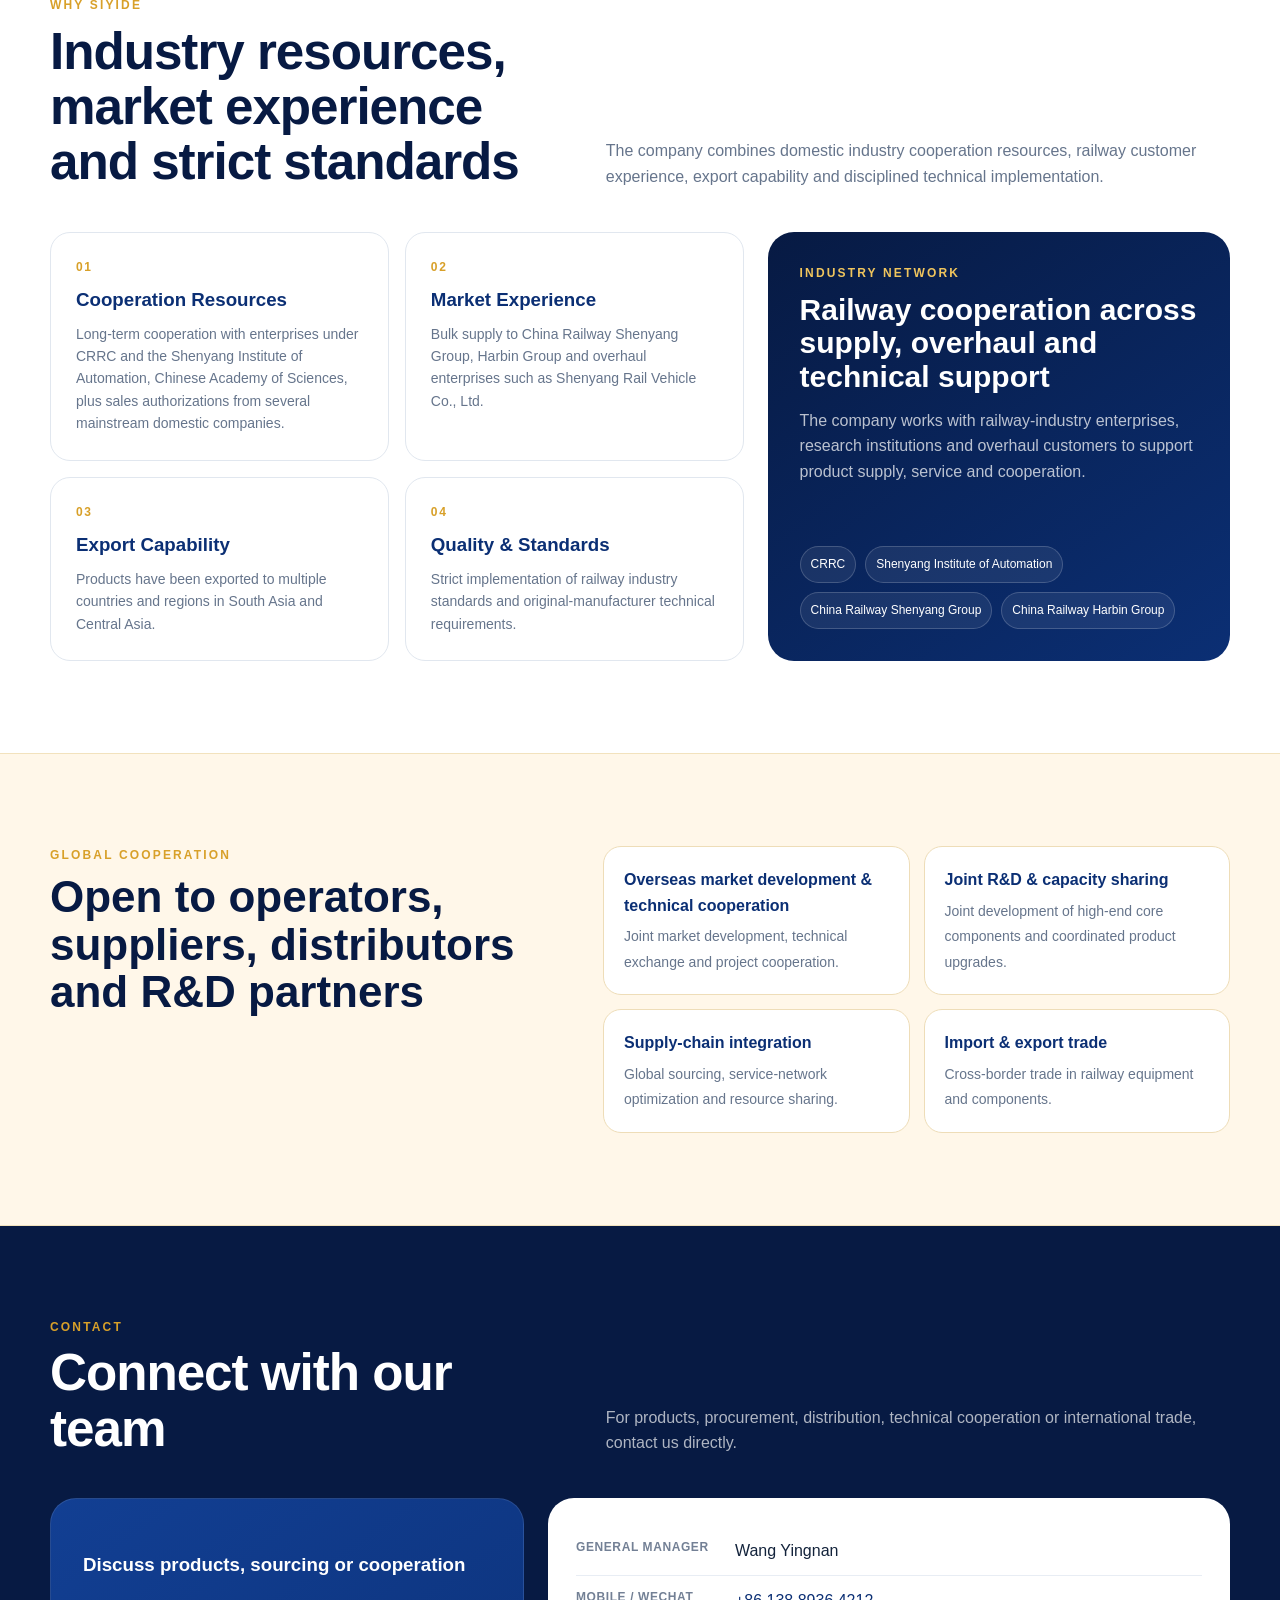
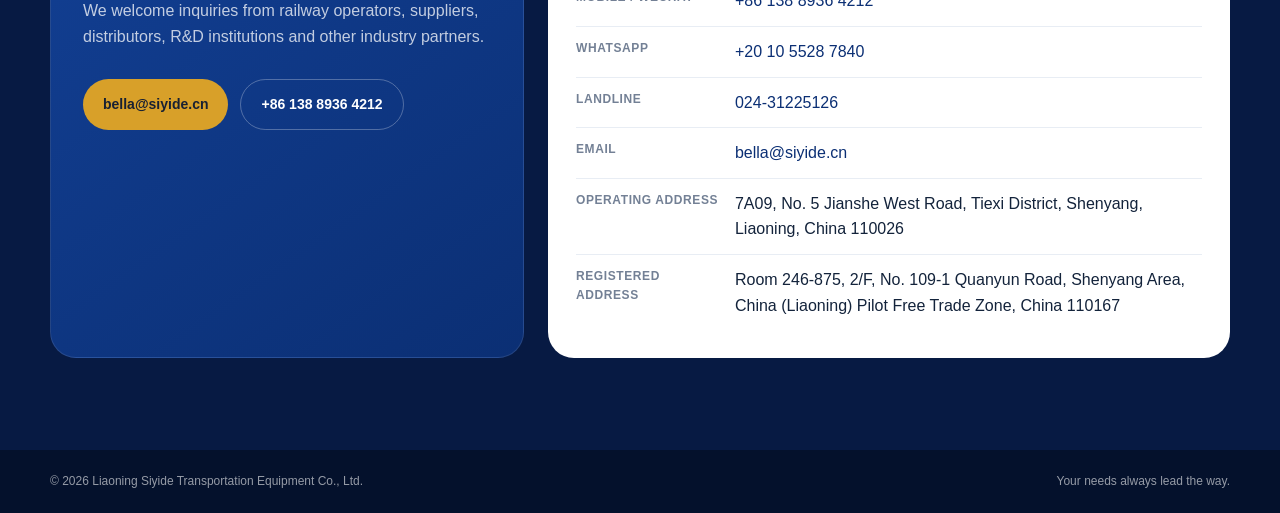
<file: expo-siyide/index.html>
<!doctype html>
<html lang="en">
<head>
<meta charset="utf-8">
<meta name="viewport" content="width=device-width, initial-scale=1">
<meta name="theme-color" content="#0b2f74">
<meta name="description" content="Liaoning Siyide Transportation Equipment Co., Ltd. — railway equipment, components, technical service and international cooperation.">
<title>SYD | Railway Transportation Equipment</title>
<link rel="stylesheet" href="style.css?v=4">
<style>
.brochure{background:linear-gradient(135deg,#071a43 0%,#0b2f74 65%,#154a9f 100%);color:#fff}
.brochure-card{display:grid;grid-template-columns:.82fr 1.18fr;gap:32px;align-items:center;border:1px solid rgba(255,255,255,.14);background:rgba(255,255,255,.06);border-radius:28px;padding:34px;box-shadow:0 24px 70px rgba(3,18,47,.22)}
.brochure-cover{min-height:360px;border-radius:22px;background:#fff;position:relative;overflow:hidden;padding:34px;display:flex;flex-direction:column;justify-content:space-between;color:#0b2f74}
.brochure-cover:after{content:"";position:absolute;left:-8%;right:-8%;bottom:-52px;height:180px;border-radius:50% 50% 0 0;background:linear-gradient(180deg,#0b4ca0,#083879)}
.brochure-cover .mini-logo{font-weight:900;letter-spacing:.16em;font-size:28px;position:relative;z-index:1}
.brochure-cover h3{position:relative;z-index:1;font-size:30px;line-height:1.16;margin:18px 0 0}
.brochure-copy .eyebrow{color:#f0c55d}.brochure-copy h2{font-size:clamp(34px,4vw,52px);line-height:1.08;margin:10px 0 16px;color:#fff}.brochure-copy p{color:rgba(255,255,255,.78);margin:0 0 18px}.brochure-tags{display:flex;flex-wrap:wrap;gap:8px;margin:18px 0 24px}.brochure-tags span{font-size:12px;padding:8px 10px;border-radius:999px;border:1px solid rgba(255,255,255,.16);background:rgba(255,255,255,.07)}.brochure-actions{display:flex;gap:12px;flex-wrap:wrap}.brochure-actions a{display:inline-flex;align-items:center;justify-content:center;padding:13px 19px;border-radius:999px;font-weight:850}.brochure-open{background:#d8a029;color:#172033}.brochure-download{border:1px solid rgba(255,255,255,.28);color:#fff}.brochure-note{display:block;margin-top:12px;font-size:12px;color:rgba(255,255,255,.55)}
@media(max-width:900px){.brochure-card{grid-template-columns:1fr}.brochure-cover{min-height:300px}}
</style>
</head>
<body>
<header><div class="wrap nav"><a class="brand" href="#top"><img src="../assets/logo.jpg?v=4" alt="SYD"><div><b data-t="company">Liaoning Siyide Transportation Equipment Co., Ltd.</b><span data-t="tag">Railway equipment · Key components · Technical services</span></div></a><nav class="navlinks"><a href="#about" data-t="navAbout">About</a><a href="#products" data-t="navProducts">Products</a><a href="#strength" data-t="navStrength">Strengths</a><a href="#cooperation" data-t="navCoop">Cooperation</a><a href="#brochure">PDF</a><a href="#contact" data-t="navContact">Contact</a></nav><div class="langs"><button data-lang="en">EN</button><button data-lang="de">DE</button><button data-lang="zh">中文</button></div></div></header>
<main id="top">
<section class="hero"><div class="wrap hero-grid"><div class="hero-copy"><div class="eyebrow" data-t="expo">2026 EXHIBITION PROFILE</div><h1 data-t="heroTitle">Railway systems.<br>Built for dependable service.</h1><p data-t="heroText">Railway equipment and key components, maintenance support, technical services and international cooperation from Shenyang, China.</p><div class="actions"><a class="btn primary" href="#products" data-t="viewProducts">View Products</a><a class="btn secondary" href="#contact" data-t="contactUs">Contact Us</a></div></div><div class="hero-visual"><img src="../assets/hero-train.jpg?v=4" alt="Railway transportation"><div class="hero-badge"><b data-t="heroBadge">Connecting railway supply and technical service</b><span data-t="heroBadgeSub">Shenyang · China</span></div></div></div></section>
<div class="metrics"><div class="wrap metric-grid"><div class="metric"><strong>2017</strong><span data-t="m1">Company established</span></div><div class="metric"><strong>13+</strong><span data-t="m2">Years of team industry experience*</span></div><div class="metric"><strong data-t="m3v">China + Overseas</strong><span data-t="m3">Market coverage</span></div><div class="metric"><strong data-t="m4v">Railway Standards</strong><span data-t="m4">Strict implementation</span></div></div></div>
<section id="about"><div class="wrap"><div class="section-head"><div><div class="eyebrow" data-t="aboutK">ABOUT SIYIDE</div><h2 data-t="aboutH">A railway supplier with integrated technical service capability</h2></div><p data-t="aboutLead">Liaoning Siyide combines equipment supply, component support, maintenance capability and international business for railway and urban rail customers.</p></div><div class="about-grid"><div class="about-story"><p data-t="about1">Liaoning Siyide Transportation Equipment Co., Ltd. was established on April 28, 2017 and is registered in the Shenyang Area of the China (Liaoning) Pilot Free Trade Zone. Its operating address is in Tiexi District, Shenyang, within one of Northeast China’s core rail-transit equipment manufacturing areas.</p><p data-t="about2">The affiliated company, Shenyang Xinyishunda Rail Transit Equipment Co., Ltd., has been engaged in railway rolling stock and urban rail equipment parts sales, maintenance and after-sales service since April 2013. Together, the two companies form an integrated supply and technical-service chain.</p><div class="quote" data-t="philosophy">Integrity first · Customer first · Safety-driven · Technology-led</div></div><div class="cap-list"><div class="cap"><div class="n">01</div><div><b data-t="cap1">Railway equipment & components</b><span data-t="cap1d">Production, overhaul, sales and technical service for locomotives, passenger coaches, freight cars and urban rail vehicles.</span></div></div><div class="cap"><div class="n">02</div><div><b data-t="cap2">Maintenance & technical service</b><span data-t="cap2d">Maintenance, technical consulting, inspection instruments and customized service support.</span></div></div><div class="cap"><div class="n">03</div><div><b data-t="cap3">Intelligent & automated equipment</b><span data-t="cap3d">Development and application of intelligent and automated rail-transit equipment.</span></div></div><div class="cap"><div class="n">04</div><div><b data-t="cap4">International business</b><span data-t="cap4d">Self-operated and agency import/export of railway equipment and components.</span></div></div></div></div></div></section>
<section class="products" id="products"><div class="wrap"><div class="section-head"><div><div class="eyebrow" data-t="prodK">FEATURED SYSTEMS</div><h2 data-t="prodH">Key product categories for railway and urban rail vehicles</h2></div><p data-t="prodLead">Core product areas include bogie components, hydraulic dampers, braking systems, couplers, wheelsets, electrical connectors and passenger-coach auxiliary equipment.</p></div><div class="product-stack"><article class="product-row"><div class="product-media"><img src="../assets/bogie.jpg?v=4" alt="Bogie components"></div><div class="product-copy"><div class="product-index">01 / BOGIE</div><h3 data-t="p1">Bogie Components</h3><p data-t="p1d">For mainstream bogies including 25G, 25K and 25T passenger coaches, covering frames, axle boxes, positioning devices and foundation brake equipment.</p></div></article><article class="product-row"><div class="product-media"><img src="../assets/damper.jpg?v=4" alt="Hydraulic damper"></div><div class="product-copy"><div class="product-index">02 / DAMPING</div><h3 data-t="p2">Hydraulic Dampers</h3><p data-t="p2d">Modular twin-tube dampers in light, medium and heavy specifications for primary vertical, secondary vertical, secondary lateral and anti-hunting applications.</p></div></article><article class="product-row"><div class="product-media"><img src="../assets/connector.jpg?v=4" alt="Railway connector"></div><div class="product-copy"><div class="product-index">03 / ELECTRICAL</div><h3 data-t="p3">Electrical Control & Connectors</h3><p data-t="p3d">Power, control and heavy-duty railway-vehicle connectors, including circular and rectangular configurations.</p></div></article></div><div class="more-grid"><div class="more"><b data-t="more1">Brake Systems & Parts</b><span data-t="more1d">Brake valves, cylinders, brake beam assemblies, safety hangers, brake shoes and brake pads.</span></div><div class="more"><b data-t="more2">Couplers & Draft Gear</b><span data-t="more2d">Couplers, draft gear and related components for multiple locomotive and rolling-stock types.</span></div><div class="more"><b data-t="more3">Wheelsets & Axles</b><span data-t="more3d">For passenger and freight rolling stock, metro and light rail vehicles.</span></div><div class="more"><b data-t="more4">Passenger Coach Auxiliary Equipment</b><span data-t="more4d">Lighting, power boxes, fan parts, piping, kitchen and sanitary equipment, and vacuum toilet systems.</span></div></div></div></section>
<section class="brochure" id="brochure"><div class="wrap"><div class="brochure-card"><div class="brochure-cover"><div><div class="mini-logo">SYD</div><h3>Unternehmensprofil und Komponentendetails<br><br>Company Profile and Component Details<br><br>公司简介及配件明细</h3></div></div><div class="brochure-copy"><div class="eyebrow">2026 FULL BROCHURE · 51 PAGES</div><h2>Company profile + complete component catalog</h2><p>This trilingual brochure combines the company profile with detailed product sections in German, English and Chinese. It covers bogie accessories, brake accessories, coupler accessories, wheelsets, fan accessories, hoses and pipes, interior products, kitchen and sanitary equipment, hydraulic shock absorber accessories, connectors and elastic components.</p><div class="brochure-tags"><span>Deutsch</span><span>English</span><span>中文</span><span>51 pages</span><span>Full component catalog</span></div><div class="brochure-actions"><a class="brochure-open" href="../assets/2026-brochure.pdf" target="_blank" rel="noopener">OPEN FULL PDF</a><a class="brochure-download" href="../assets/2026-brochure.pdf" download>DOWNLOAD PDF</a></div><small class="brochure-note">PDF path: assets/2026-brochure.pdf</small></div></div></div></section>
<section id="strength"><div class="wrap"><div class="section-head"><div><div class="eyebrow" data-t="whyK">WHY SIYIDE</div><h2 data-t="whyH">Industry resources, market experience and strict standards</h2></div><p data-t="whyLead">The company combines domestic industry cooperation resources, railway customer experience, export capability and disciplined technical implementation.</p></div><div class="strength-grid"><div class="strength-main"><div class="strength-card"><div class="num">01</div><h3 data-t="w1">Cooperation Resources</h3><p data-t="w1d">Long-term cooperation with enterprises under CRRC and the Shenyang Institute of Automation, Chinese Academy of Sciences, plus sales authorizations from several mainstream domestic companies.</p></div><div class="strength-card"><div class="num">02</div><h3 data-t="w2">Market Experience</h3><p data-t="w2d">Bulk supply to China Railway Shenyang Group, Harbin Group and overhaul enterprises such as Shenyang Rail Vehicle Co., Ltd.</p></div><div class="strength-card"><div class="num">03</div><h3 data-t="w3">Export Capability</h3><p data-t="w3d">Products have been exported to multiple countries and regions in South Asia and Central Asia.</p></div><div class="strength-card"><div class="num">04</div><h3 data-t="w4">Quality & Standards</h3><p data-t="w4d">Strict implementation of railway industry standards and original-manufacturer technical requirements.</p></div></div><aside class="strength-side"><div><div class="eyebrow" style="color:#f0c55d" data-t="networkK">INDUSTRY NETWORK</div><h3 data-t="networkH">Railway cooperation across supply, overhaul and technical support</h3><p data-t="networkP">The company works with railway-industry enterprises, research institutions and overhaul customers to support product supply, service and cooperation.</p></div><div class="partner-tags"><span>CRRC</span><span data-t="tag2">Shenyang Institute of Automation</span><span data-t="tag3">China Railway Shenyang Group</span><span data-t="tag4">China Railway Harbin Group</span></div></aside></div></div></section>
<section class="coop" id="cooperation"><div class="wrap coop-grid"><div><div class="eyebrow" data-t="coopK">GLOBAL COOPERATION</div><h2 data-t="coopH">Open to operators, suppliers, distributors and R&D partners</h2></div><div class="coop-list"><div class="coop-item"><b data-t="c1">Overseas market development & technical cooperation</b><span data-t="c1d">Joint market development, technical exchange and project cooperation.</span></div><div class="coop-item"><b data-t="c2">Joint R&D & capacity sharing</b><span data-t="c2d">Joint development of high-end core components and coordinated product upgrades.</span></div><div class="coop-item"><b data-t="c3">Supply-chain integration</b><span data-t="c3d">Global sourcing, service-network optimization and resource sharing.</span></div><div class="coop-item"><b data-t="c4">Import & export trade</b><span data-t="c4d">Cross-border trade in railway equipment and components.</span></div></div></div></section>
<section class="contact" id="contact"><div class="wrap"><div class="section-head"><div><div class="eyebrow" data-t="contactK">CONTACT</div><h2 data-t="contactH">Connect with our team</h2></div><p data-t="contactLead">For products, procurement, distribution, technical cooperation or international trade, contact us directly.</p></div><div class="contact-grid"><div class="contact-cta"><h3 data-t="contactCTA">Discuss products, sourcing or cooperation</h3><p data-t="contactCTAp">We welcome inquiries from railway operators, suppliers, distributors, R&D institutions and other industry partners.</p><div class="actions"><a class="btn primary" href="mailto:bella@siyide.cn">bella@siyide.cn</a><a class="btn secondary" style="color:#fff;border-color:rgba(255,255,255,.28);background:transparent" href="tel:+8613889364212">+86 138 8936 4212</a></div></div><div class="contact-card"><div class="contact-row"><b data-t="gm">General Manager</b><span data-t="gmV">Wang Yingnan</span></div><div class="contact-row"><b data-t="mobile">Mobile / WeChat</b><a href="tel:+8613889364212">+86 138 8936 4212</a></div><div class="contact-row"><b>WhatsApp</b><a href="https://wa.me/201055287840">+20 10 5528 7840</a></div><div class="contact-row"><b data-t="landline">Landline</b><a href="tel:+862431225126">024-31225126</a></div><div class="contact-row"><b data-t="email">Email</b><a href="mailto:bella@siyide.cn">bella@siyide.cn</a></div><div class="contact-row"><b data-t="opAddr">Operating Address</b><span data-t="opAddrV">7A09, No. 5 Jianshe West Road, Tiexi District, Shenyang, Liaoning, China 110026</span></div><div class="contact-row"><b data-t="regAddr">Registered Address</b><span data-t="regAddrV">Room 246-875, 2/F, No. 109-1 Quanyun Road, Shenyang Area, China (Liaoning) Pilot Free Trade Zone, China 110167</span></div></div></div></div></section>
</main><footer><div class="wrap foot"><span>© 2026 Liaoning Siyide Transportation Equipment Co., Ltd.</span><span data-t="footer">Your needs always lead the way.</span></div></footer>
<script src="app.js?v=4"></script>
</body></html>
</file>
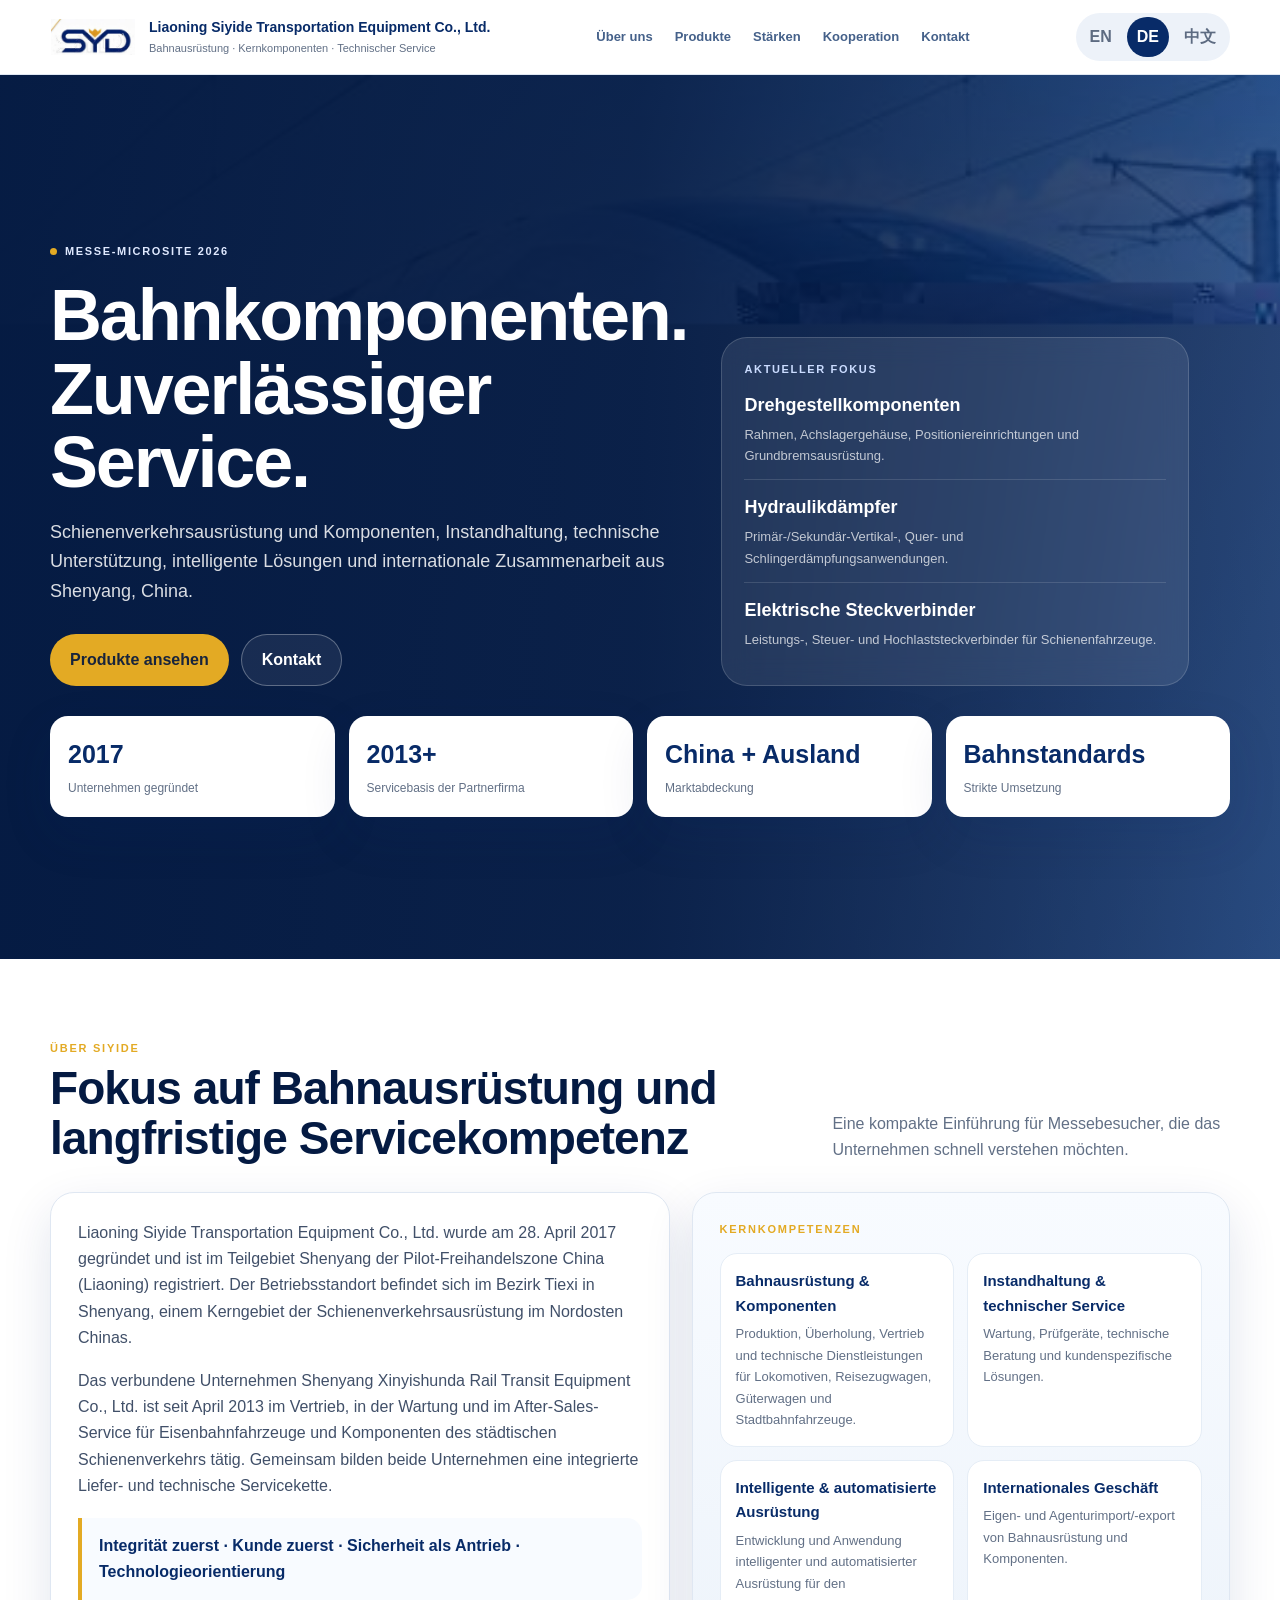
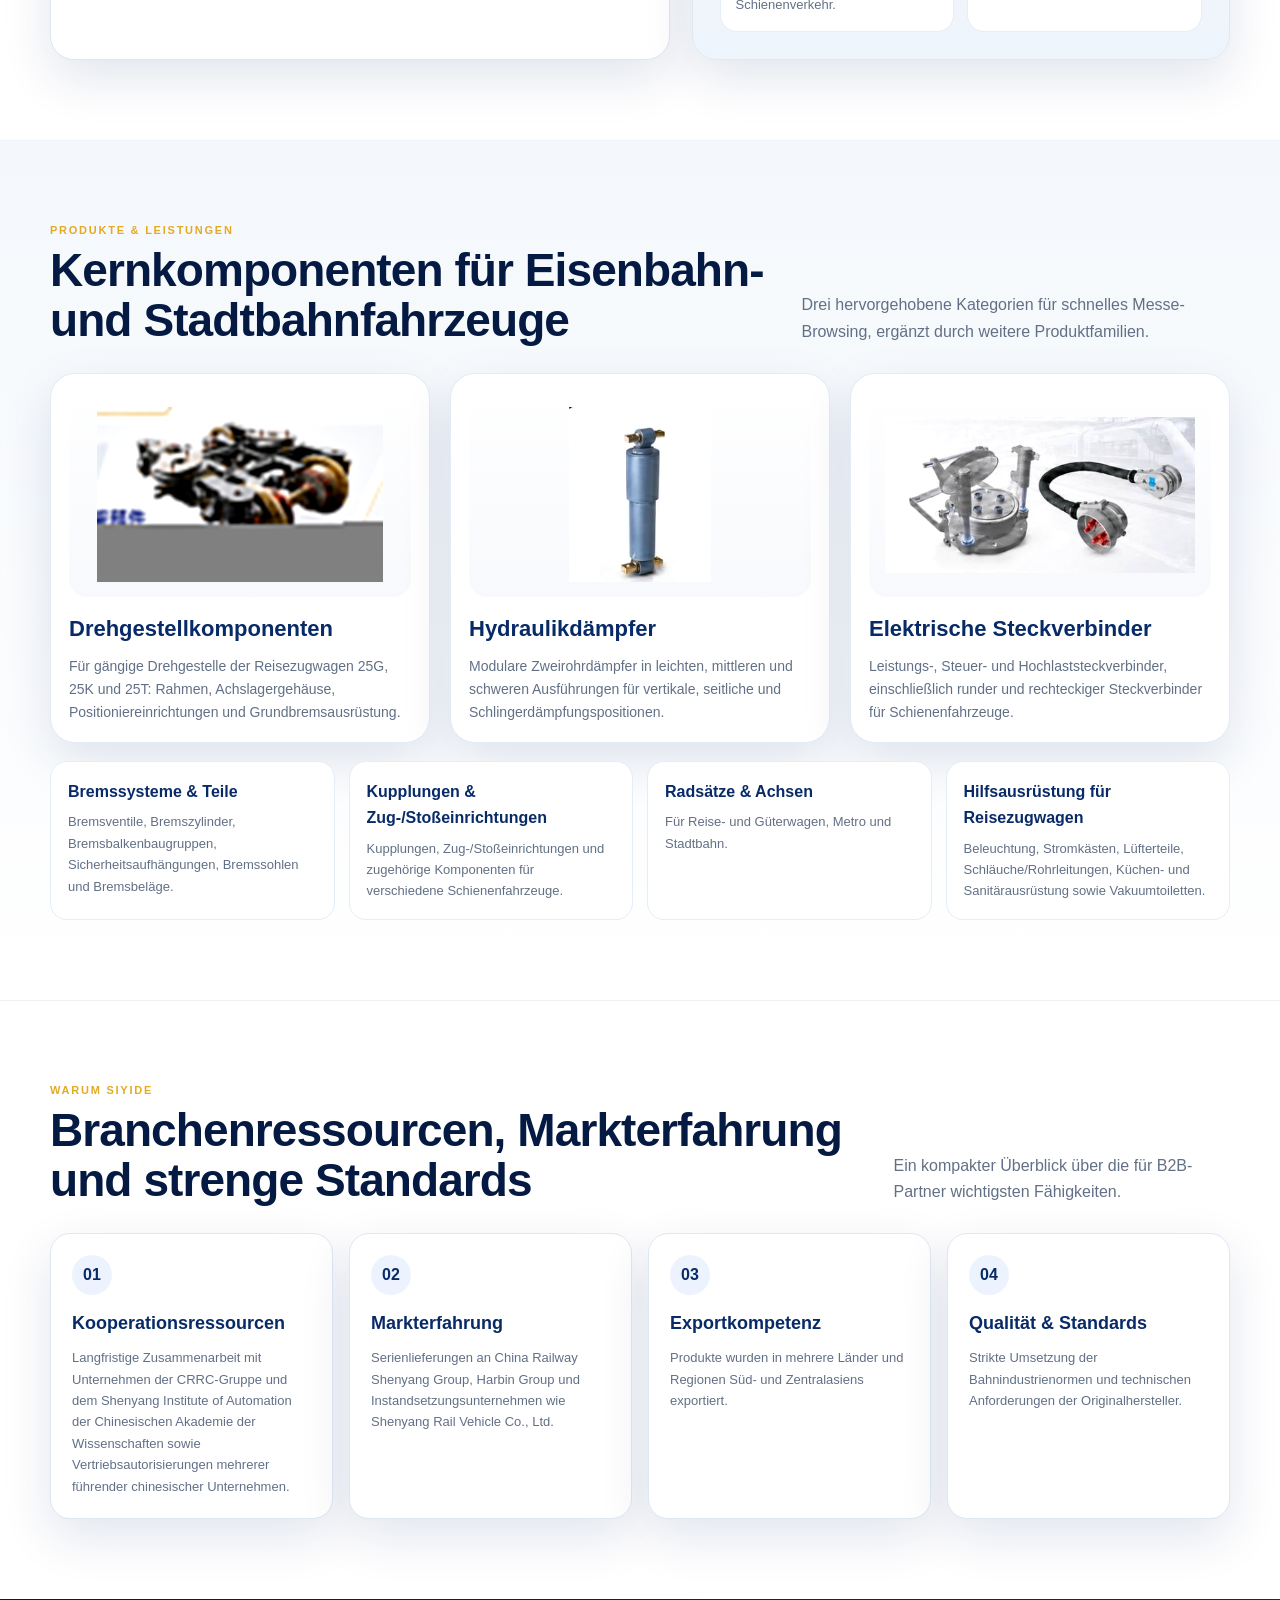
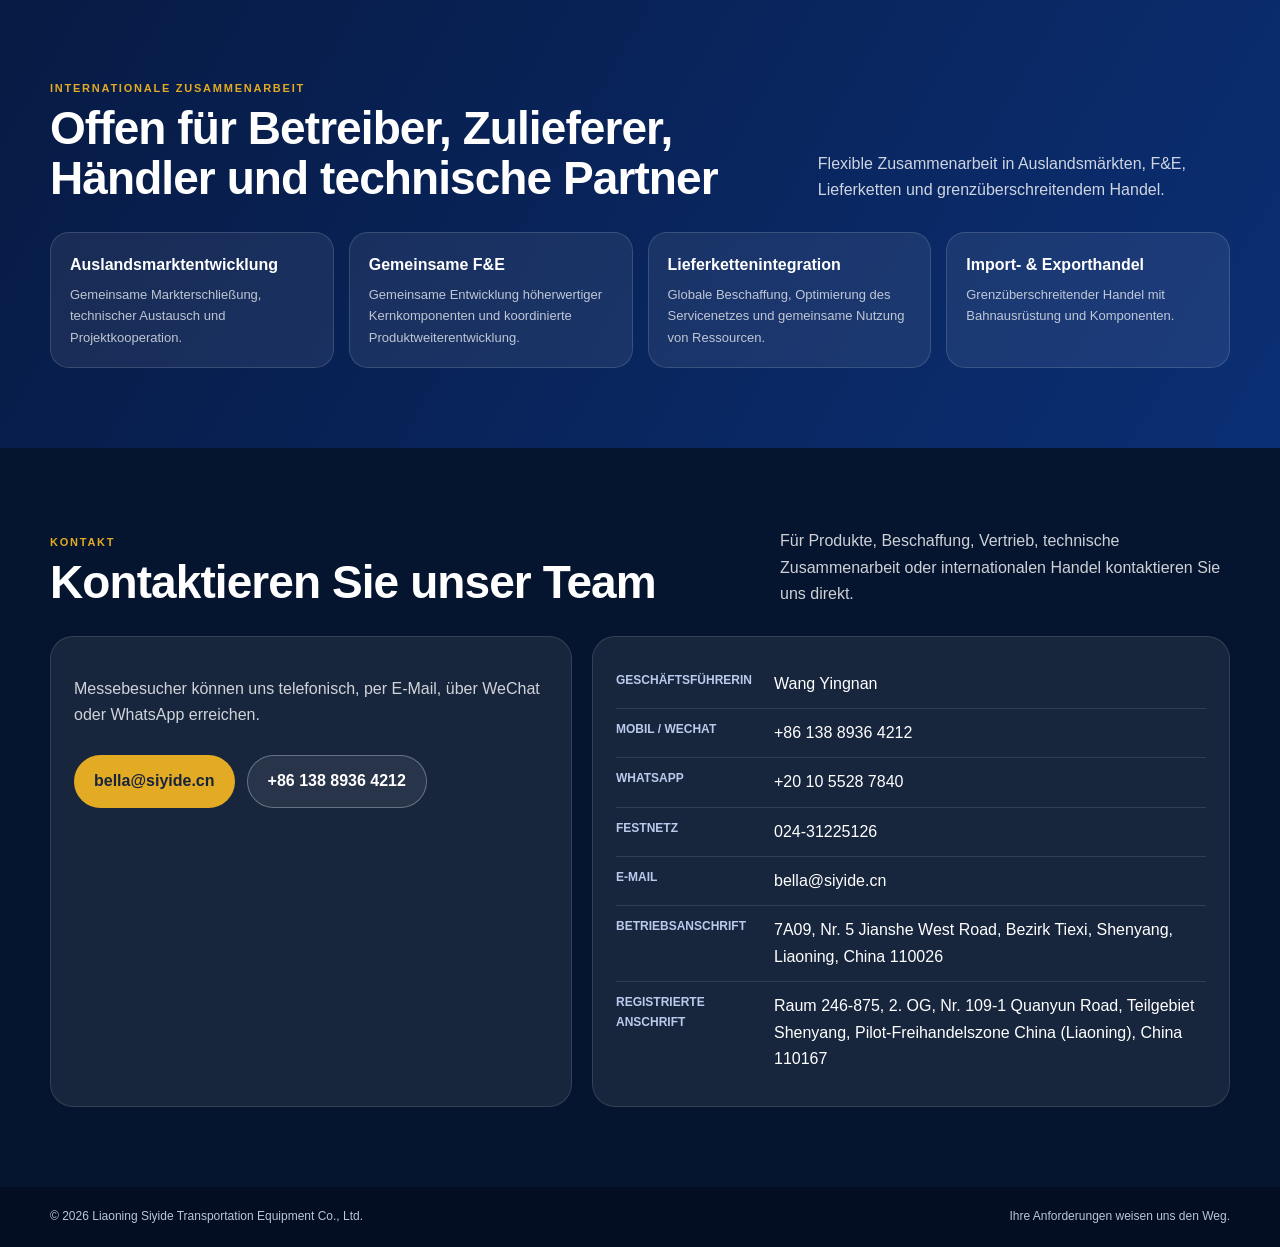
<file: expo-siyide/de.html>
<!doctype html>
<html lang="de">
<head>
<meta charset="utf-8"><meta name="viewport" content="width=device-width,initial-scale=1"><meta name="theme-color" content="#082b68"><title>SYD | Bahnkomponenten & Technischer Service</title>
<style>
:root{--navy:#082b68;--deep:#041a42;--gold:#e3aa24;--ink:#14233a;--muted:#627086;--soft:#f4f7fb;--line:#dfe7f2;--shadow:0 18px 50px rgba(7,43,104,.12)}*{box-sizing:border-box}html{scroll-behavior:smooth}body{margin:0;font-family:Arial,"Segoe UI",sans-serif;color:var(--ink);line-height:1.65;background:#fff}img{display:block;max-width:100%}a{text-decoration:none;color:inherit}.wrap{width:min(1180px,calc(100% - 36px));margin:auto}.nav{position:sticky;top:0;z-index:50;background:rgba(255,255,255,.94);backdrop-filter:blur(16px);border-bottom:1px solid var(--line)}.navin{min-height:74px;display:flex;align-items:center;justify-content:space-between;gap:22px}.brand{display:flex;align-items:center;gap:13px}.brand img{width:86px;height:36px;object-fit:contain}.brand b{display:block;color:var(--navy);font-size:14px}.brand small{display:block;color:var(--muted);font-size:11px}.links{display:flex;gap:22px;font-weight:800;font-size:13px;color:#45618a}.langs{display:flex;gap:5px;background:#edf2f9;padding:4px;border-radius:999px}.langs a{padding:7px 10px;border-radius:999px;font-weight:800;color:#5d6b81}.langs a.active{background:var(--navy);color:#fff}.hero{position:relative;overflow:hidden;color:#fff;background:linear-gradient(120deg,var(--deep),var(--navy) 60%,#12489a)}.hero:before{content:"";position:absolute;inset:0;background:url('../assets/hero-train.jpg?v=2') 58% center/cover no-repeat;opacity:.30}.hero:after{content:"";position:absolute;inset:0;background:linear-gradient(90deg,rgba(4,26,66,.97),rgba(4,26,66,.83) 50%,rgba(4,26,66,.22))}.heroin{position:relative;z-index:2;padding:82px 0 62px}.hero-grid{display:grid;grid-template-columns:1.08fr .92fr;gap:34px;align-items:end}.eyebrow{display:inline-flex;align-items:center;gap:8px;font-size:11px;font-weight:900;letter-spacing:.15em;text-transform:uppercase;color:#dfe9ff}.eyebrow:before{content:"";width:7px;height:7px;border-radius:50%;background:var(--gold)}h1{font-size:clamp(44px,6vw,72px);line-height:1.02;letter-spacing:-.03em;margin:16px 0 18px}.lead{font-size:18px;max-width:690px;color:rgba(255,255,255,.85);margin:0}.actions{display:flex;gap:12px;flex-wrap:wrap;margin-top:27px}.btn{display:inline-flex;align-items:center;justify-content:center;padding:12px 20px;border-radius:999px;font-weight:900}.btn.gold{background:var(--gold);color:#18243c}.btn.ghost{border:1px solid rgba(255,255,255,.30);background:rgba(255,255,255,.07);color:#fff}.hero-card{background:rgba(255,255,255,.09);border:1px solid rgba(255,255,255,.16);backdrop-filter:blur(14px);border-radius:26px;padding:22px}.hero-card .label{font-size:11px;letter-spacing:.15em;text-transform:uppercase;font-weight:900;color:#cbdcff}.focus{padding:13px 0;border-bottom:1px solid rgba(255,255,255,.13)}.focus:last-child{border-bottom:0}.focus strong{display:block;font-size:18px}.focus span{display:block;font-size:13px;color:rgba(255,255,255,.72);margin-top:3px}.stats{display:grid;grid-template-columns:repeat(4,1fr);gap:14px;margin-top:30px}.stat{background:#fff;color:var(--ink);border-radius:18px;padding:18px;box-shadow:var(--shadow)}.stat b{display:block;color:var(--navy);font-size:25px}.stat span{display:block;color:var(--muted);font-size:12px;margin-top:4px}section{padding:80px 0}.head{display:flex;justify-content:space-between;gap:22px;align-items:end;margin-bottom:28px}.tag{font-size:11px;font-weight:900;letter-spacing:.16em;text-transform:uppercase;color:var(--gold)}.head h2{margin:7px 0 0;color:var(--deep);font-size:clamp(30px,4vw,46px);line-height:1.08;letter-spacing:-.02em}.head>p{margin:0;max-width:450px;color:var(--muted)}.about{display:grid;grid-template-columns:1.07fr .93fr;gap:22px}.panel{background:#fff;border:1px solid var(--line);border-radius:24px;padding:27px;box-shadow:var(--shadow)}.panel.soft{background:linear-gradient(180deg,#f8fbff,#eef4fb)}.panel p{color:#415069;margin-top:0}.quote{border-left:4px solid var(--gold);background:#f8fbff;border-radius:0 15px 15px 0;padding:15px 17px;font-weight:900;color:var(--navy);margin-top:18px}.caps{display:grid;grid-template-columns:repeat(2,1fr);gap:13px;margin-top:15px}.cap{background:#fff;border:1px solid #e5edf6;border-radius:17px;padding:15px}.cap strong{display:block;color:var(--navy);font-size:15px}.cap span{display:block;color:var(--muted);font-size:13px;margin-top:5px}.products{background:linear-gradient(180deg,#f4f8fc,#fff);border-top:1px solid #eef2f7;border-bottom:1px solid #eef2f7}.product-grid{display:grid;grid-template-columns:repeat(3,1fr);gap:20px}.product{background:#fff;border:1px solid #e4ebf4;border-radius:25px;padding:18px;box-shadow:var(--shadow);transition:.2s}.product:hover{transform:translateY(-4px);box-shadow:0 24px 60px rgba(7,43,104,.16)}.media{height:205px;border-radius:18px;background:linear-gradient(180deg,#fff,#f7f9fc);display:flex;align-items:center;justify-content:center;overflow:hidden;padding:16px}.media img{width:auto;height:auto;max-width:100%;max-height:175px;object-fit:contain;filter:contrast(1.04) saturate(1.03)}.product h3{color:var(--navy);font-size:22px;margin:14px 0 7px}.product p{color:var(--muted);font-size:14px;margin:0}.more{display:grid;grid-template-columns:repeat(4,1fr);gap:14px;margin-top:18px}.more div{background:#fff;border:1px solid #e5edf6;border-radius:17px;padding:17px}.more strong{display:block;color:var(--navy);font-size:16px}.more span{display:block;color:var(--muted);font-size:13px;margin-top:6px}.why{display:grid;grid-template-columns:repeat(4,1fr);gap:16px}.why article{background:#fff;border:1px solid var(--line);border-radius:20px;padding:21px;box-shadow:var(--shadow)}.n{display:inline-flex;width:40px;height:40px;border-radius:50%;align-items:center;justify-content:center;background:#edf3fe;color:var(--navy);font-weight:900;margin-bottom:14px}.why h3{color:var(--navy);font-size:18px;margin:0 0 8px}.why p{color:var(--muted);font-size:13px;margin:0}.coop{background:linear-gradient(120deg,#071a43,#0b2f74);color:#fff}.coop .head h2,.coop .head>p{color:#fff}.coop .head>p{opacity:.8}.coop-grid{display:grid;grid-template-columns:repeat(4,1fr);gap:15px}.coop-card{border:1px solid rgba(255,255,255,.14);background:rgba(255,255,255,.07);border-radius:19px;padding:19px}.coop-card strong{display:block;font-size:16px}.coop-card span{display:block;font-size:13px;color:rgba(255,255,255,.72);margin-top:6px}.contact{background:#06152f;color:#fff}.contact .head h2,.contact .head>p{color:#fff}.contact .head>p{opacity:.8}.contact-grid{display:grid;grid-template-columns:.9fr 1.1fr;gap:20px}.contact-box{border:1px solid rgba(255,255,255,.12);background:rgba(255,255,255,.07);border-radius:23px;padding:23px}.contact-box p{color:rgba(255,255,255,.8)}.row{display:grid;grid-template-columns:145px 1fr;gap:13px;padding:11px 0;border-bottom:1px solid rgba(255,255,255,.11)}.row:last-child{border-bottom:0}.row b{color:#b9caec;font-size:12px;text-transform:uppercase}.row a{color:#fff}footer{background:#030e22;color:#bac5db;padding:20px 0;font-size:12px}.foot{display:flex;justify-content:space-between;gap:18px}@media(max-width:980px){.links{display:none}.hero-grid,.about,.contact-grid{grid-template-columns:1fr}.product-grid{grid-template-columns:1fr}.stats,.more,.why,.coop-grid{grid-template-columns:repeat(2,1fr)}.head{display:block}.head>p{margin-top:12px}}@media(max-width:640px){.wrap{width:min(100% - 28px,1180px)}.navin{min-height:66px}.brand img{width:64px;height:29px}.brand b{font-size:11px}.brand small{display:none}.langs a{padding:7px 8px;font-size:12px}.heroin{padding:58px 0 44px}h1{font-size:39px}.lead{font-size:16px}.stats,.more,.why,.coop-grid,.caps{grid-template-columns:1fr}.row{grid-template-columns:1fr;gap:4px}.foot{flex-direction:column}.hero:before{background-position:62% center}}
</style></head>
<body>
<header class="nav"><div class="wrap navin"><a class="brand" href="#top"><img src="../assets/logo.jpg?v=2" alt="SYD"><span><b>Liaoning Siyide Transportation Equipment Co., Ltd.</b><small>Bahnausrüstung · Kernkomponenten · Technischer Service</small></span></a><nav class="links"><a href="#about">Über uns</a><a href="#products">Produkte</a><a href="#strength">Stärken</a><a href="#cooperation">Kooperation</a><a href="#contact">Kontakt</a></nav><div class="langs"><a href="./">EN</a><a class="active" href="de.html">DE</a><a href="zh.html">中文</a></div></div></header>
<main id="top">
<section class="hero"><div class="wrap heroin"><div class="hero-grid"><div><span class="eyebrow">Messe-Microsite 2026</span><h1>Bahnkomponenten.<br>Zuverlässiger Service.</h1><p class="lead">Schienenverkehrsausrüstung und Komponenten, Instandhaltung, technische Unterstützung, intelligente Lösungen und internationale Zusammenarbeit aus Shenyang, China.</p><div class="actions"><a class="btn gold" href="#products">Produkte ansehen</a><a class="btn ghost" href="#contact">Kontakt</a></div></div><aside class="hero-card"><div class="label">Aktueller Fokus</div><div class="focus"><strong>Drehgestellkomponenten</strong><span>Rahmen, Achslagergehäuse, Positioniereinrichtungen und Grundbremsausrüstung.</span></div><div class="focus"><strong>Hydraulikdämpfer</strong><span>Primär-/Sekundär-Vertikal-, Quer- und Schlingerdämpfungsanwendungen.</span></div><div class="focus"><strong>Elektrische Steckverbinder</strong><span>Leistungs-, Steuer- und Hochlaststeckverbinder für Schienenfahrzeuge.</span></div></aside></div><div class="stats"><div class="stat"><b>2017</b><span>Unternehmen gegründet</span></div><div class="stat"><b>2013+</b><span>Servicebasis der Partnerfirma</span></div><div class="stat"><b>China + Ausland</b><span>Marktabdeckung</span></div><div class="stat"><b>Bahnstandards</b><span>Strikte Umsetzung</span></div></div></div></section>
<section id="about"><div class="wrap"><div class="head"><div><div class="tag">Über Siyide</div><h2>Fokus auf Bahnausrüstung und langfristige Servicekompetenz</h2></div><p>Eine kompakte Einführung für Messebesucher, die das Unternehmen schnell verstehen möchten.</p></div><div class="about"><div class="panel"><p>Liaoning Siyide Transportation Equipment Co., Ltd. wurde am 28. April 2017 gegründet und ist im Teilgebiet Shenyang der Pilot-Freihandelszone China (Liaoning) registriert. Der Betriebsstandort befindet sich im Bezirk Tiexi in Shenyang, einem Kerngebiet der Schienenverkehrsausrüstung im Nordosten Chinas.</p><p>Das verbundene Unternehmen Shenyang Xinyishunda Rail Transit Equipment Co., Ltd. ist seit April 2013 im Vertrieb, in der Wartung und im After-Sales-Service für Eisenbahnfahrzeuge und Komponenten des städtischen Schienenverkehrs tätig. Gemeinsam bilden beide Unternehmen eine integrierte Liefer- und technische Servicekette.</p><div class="quote">Integrität zuerst · Kunde zuerst · Sicherheit als Antrieb · Technologieorientierung</div></div><div class="panel soft"><div class="tag">Kernkompetenzen</div><div class="caps"><div class="cap"><strong>Bahnausrüstung & Komponenten</strong><span>Produktion, Überholung, Vertrieb und technische Dienstleistungen für Lokomotiven, Reisezugwagen, Güterwagen und Stadtbahnfahrzeuge.</span></div><div class="cap"><strong>Instandhaltung & technischer Service</strong><span>Wartung, Prüfgeräte, technische Beratung und kundenspezifische Lösungen.</span></div><div class="cap"><strong>Intelligente & automatisierte Ausrüstung</strong><span>Entwicklung und Anwendung intelligenter und automatisierter Ausrüstung für den Schienenverkehr.</span></div><div class="cap"><strong>Internationales Geschäft</strong><span>Eigen- und Agenturimport/-export von Bahnausrüstung und Komponenten.</span></div></div></div></div></div></section>
<section class="products" id="products"><div class="wrap"><div class="head"><div><div class="tag">Produkte & Leistungen</div><h2>Kernkomponenten für Eisenbahn- und Stadtbahnfahrzeuge</h2></div><p>Drei hervorgehobene Kategorien für schnelles Messe-Browsing, ergänzt durch weitere Produktfamilien.</p></div><div class="product-grid"><article class="product"><div class="media"><img src="../assets/bogie.jpg?v=2" alt="Drehgestell"></div><h3>Drehgestellkomponenten</h3><p>Für gängige Drehgestelle der Reisezugwagen 25G, 25K und 25T: Rahmen, Achslagergehäuse, Positioniereinrichtungen und Grundbremsausrüstung.</p></article><article class="product"><div class="media"><img src="../assets/damper.jpg?v=2" alt="Hydraulikdämpfer"></div><h3>Hydraulikdämpfer</h3><p>Modulare Zweirohrdämpfer in leichten, mittleren und schweren Ausführungen für vertikale, seitliche und Schlingerdämpfungspositionen.</p></article><article class="product"><div class="media"><img src="../assets/connector.jpg?v=2" alt="Steckverbinder"></div><h3>Elektrische Steckverbinder</h3><p>Leistungs-, Steuer- und Hochlaststeckverbinder, einschließlich runder und rechteckiger Steckverbinder für Schienenfahrzeuge.</p></article></div><div class="more"><div><strong>Bremssysteme & Teile</strong><span>Bremsventile, Bremszylinder, Bremsbalkenbaugruppen, Sicherheitsaufhängungen, Bremssohlen und Bremsbeläge.</span></div><div><strong>Kupplungen & Zug-/Stoßeinrichtungen</strong><span>Kupplungen, Zug-/Stoßeinrichtungen und zugehörige Komponenten für verschiedene Schienenfahrzeuge.</span></div><div><strong>Radsätze & Achsen</strong><span>Für Reise- und Güterwagen, Metro und Stadtbahn.</span></div><div><strong>Hilfsausrüstung für Reisezugwagen</strong><span>Beleuchtung, Stromkästen, Lüfterteile, Schläuche/Rohrleitungen, Küchen- und Sanitärausrüstung sowie Vakuumtoiletten.</span></div></div></div></section>
<section id="strength"><div class="wrap"><div class="head"><div><div class="tag">Warum Siyide</div><h2>Branchenressourcen, Markterfahrung und strenge Standards</h2></div><p>Ein kompakter Überblick über die für B2B-Partner wichtigsten Fähigkeiten.</p></div><div class="why"><article><span class="n">01</span><h3>Kooperationsressourcen</h3><p>Langfristige Zusammenarbeit mit Unternehmen der CRRC-Gruppe und dem Shenyang Institute of Automation der Chinesischen Akademie der Wissenschaften sowie Vertriebsautorisierungen mehrerer führender chinesischer Unternehmen.</p></article><article><span class="n">02</span><h3>Markterfahrung</h3><p>Serienlieferungen an China Railway Shenyang Group, Harbin Group und Instandsetzungsunternehmen wie Shenyang Rail Vehicle Co., Ltd.</p></article><article><span class="n">03</span><h3>Exportkompetenz</h3><p>Produkte wurden in mehrere Länder und Regionen Süd- und Zentralasiens exportiert.</p></article><article><span class="n">04</span><h3>Qualität & Standards</h3><p>Strikte Umsetzung der Bahnindustrienormen und technischen Anforderungen der Originalhersteller.</p></article></div></div></section>
<section class="coop" id="cooperation"><div class="wrap"><div class="head"><div><div class="tag">Internationale Zusammenarbeit</div><h2>Offen für Betreiber, Zulieferer, Händler und technische Partner</h2></div><p>Flexible Zusammenarbeit in Auslandsmärkten, F&E, Lieferketten und grenzüberschreitendem Handel.</p></div><div class="coop-grid"><div class="coop-card"><strong>Auslandsmarktentwicklung</strong><span>Gemeinsame Markterschließung, technischer Austausch und Projektkooperation.</span></div><div class="coop-card"><strong>Gemeinsame F&E</strong><span>Gemeinsame Entwicklung höherwertiger Kernkomponenten und koordinierte Produktweiterentwicklung.</span></div><div class="coop-card"><strong>Lieferkettenintegration</strong><span>Globale Beschaffung, Optimierung des Servicenetzes und gemeinsame Nutzung von Ressourcen.</span></div><div class="coop-card"><strong>Import- & Exporthandel</strong><span>Grenzüberschreitender Handel mit Bahnausrüstung und Komponenten.</span></div></div></div></section>
<section class="contact" id="contact"><div class="wrap"><div class="head"><div><div class="tag">Kontakt</div><h2>Kontaktieren Sie unser Team</h2></div><p>Für Produkte, Beschaffung, Vertrieb, technische Zusammenarbeit oder internationalen Handel kontaktieren Sie uns direkt.</p></div><div class="contact-grid"><div class="contact-box"><p>Messebesucher können uns telefonisch, per E-Mail, über WeChat oder WhatsApp erreichen.</p><div class="actions"><a class="btn gold" href="mailto:bella@siyide.cn">bella@siyide.cn</a><a class="btn ghost" href="tel:+8613889364212">+86 138 8936 4212</a></div></div><div class="contact-box"><div class="row"><b>Geschäftsführerin</b><span>Wang Yingnan</span></div><div class="row"><b>Mobil / WeChat</b><a href="tel:+8613889364212">+86 138 8936 4212</a></div><div class="row"><b>WhatsApp</b><a href="https://wa.me/201055287840">+20 10 5528 7840</a></div><div class="row"><b>Festnetz</b><a href="tel:+862431225126">024-31225126</a></div><div class="row"><b>E-Mail</b><a href="mailto:bella@siyide.cn">bella@siyide.cn</a></div><div class="row"><b>Betriebsanschrift</b><span>7A09, Nr. 5 Jianshe West Road, Bezirk Tiexi, Shenyang, Liaoning, China 110026</span></div><div class="row"><b>Registrierte Anschrift</b><span>Raum 246-875, 2. OG, Nr. 109-1 Quanyun Road, Teilgebiet Shenyang, Pilot-Freihandelszone China (Liaoning), China 110167</span></div></div></div></div></section>
</main><footer><div class="wrap foot"><span>© 2026 Liaoning Siyide Transportation Equipment Co., Ltd.</span><span>Ihre Anforderungen weisen uns den Weg.</span></div></footer>
</body></html>
</file>
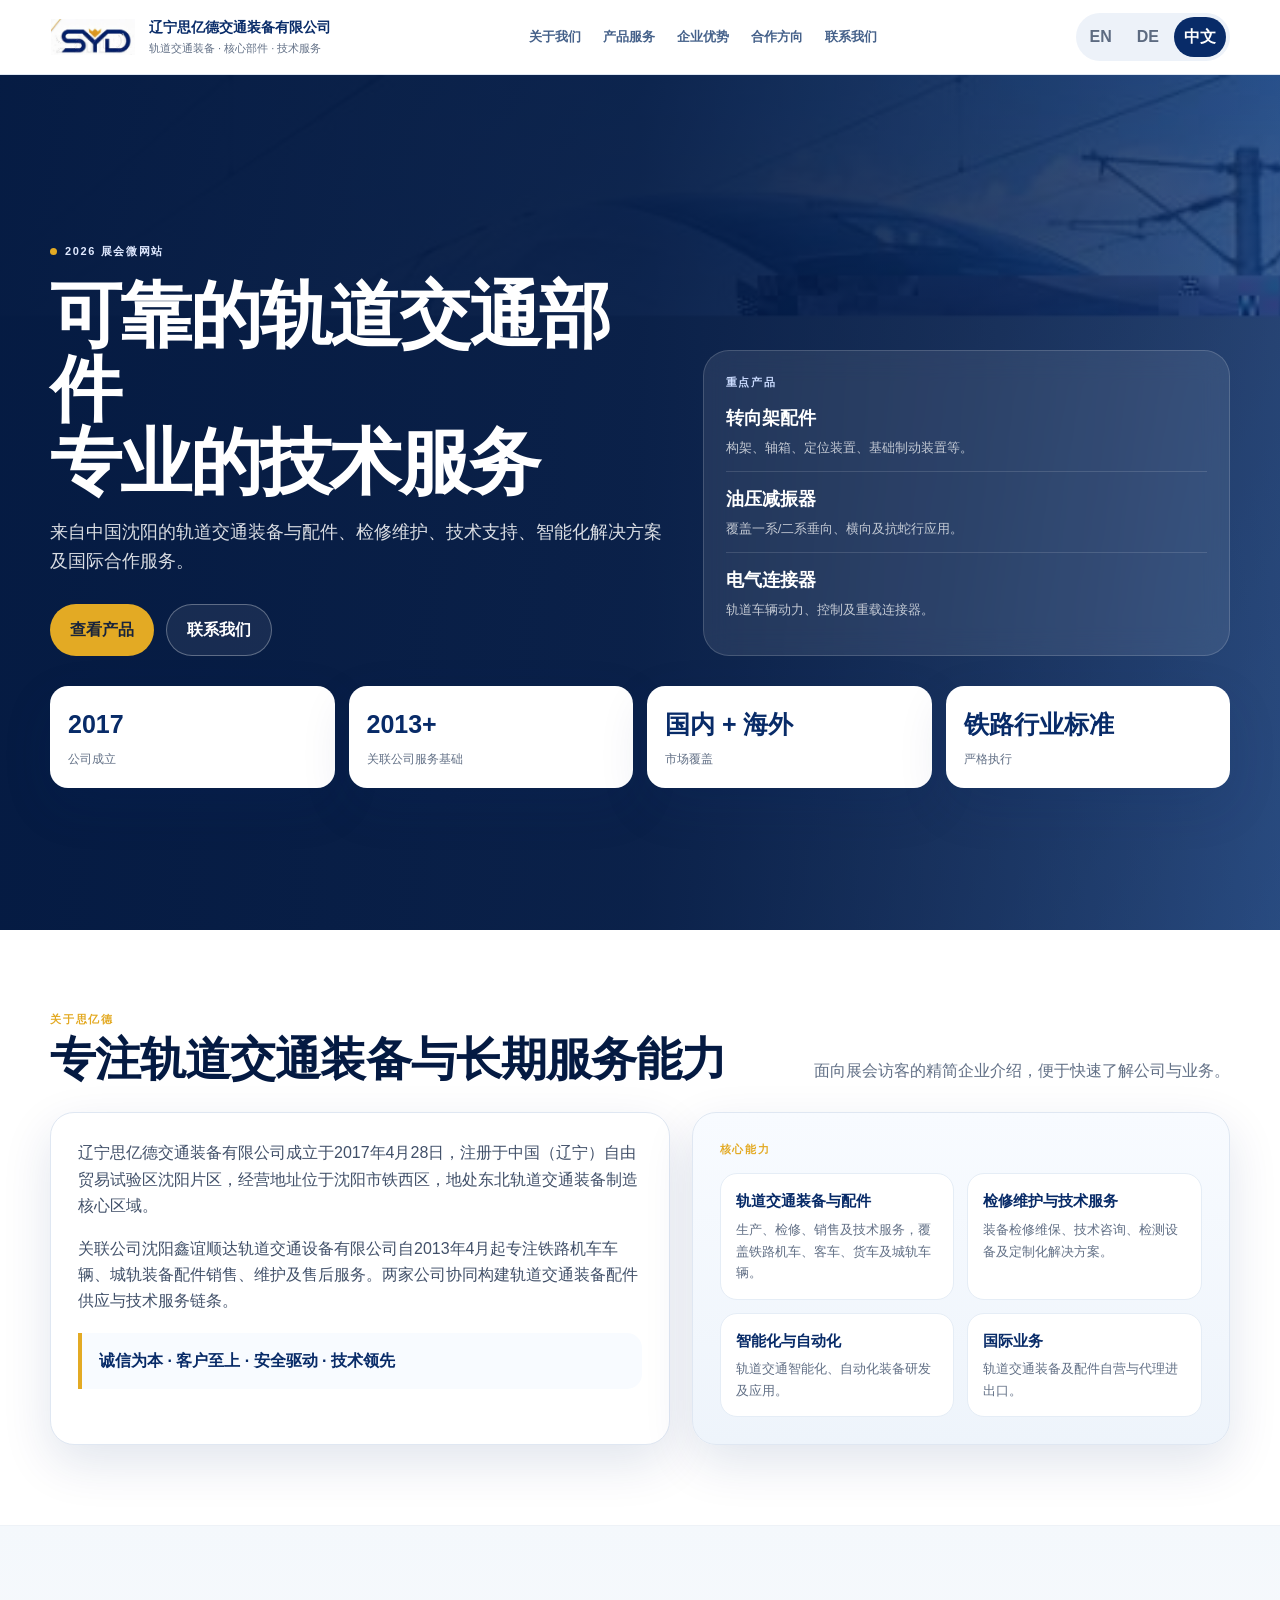
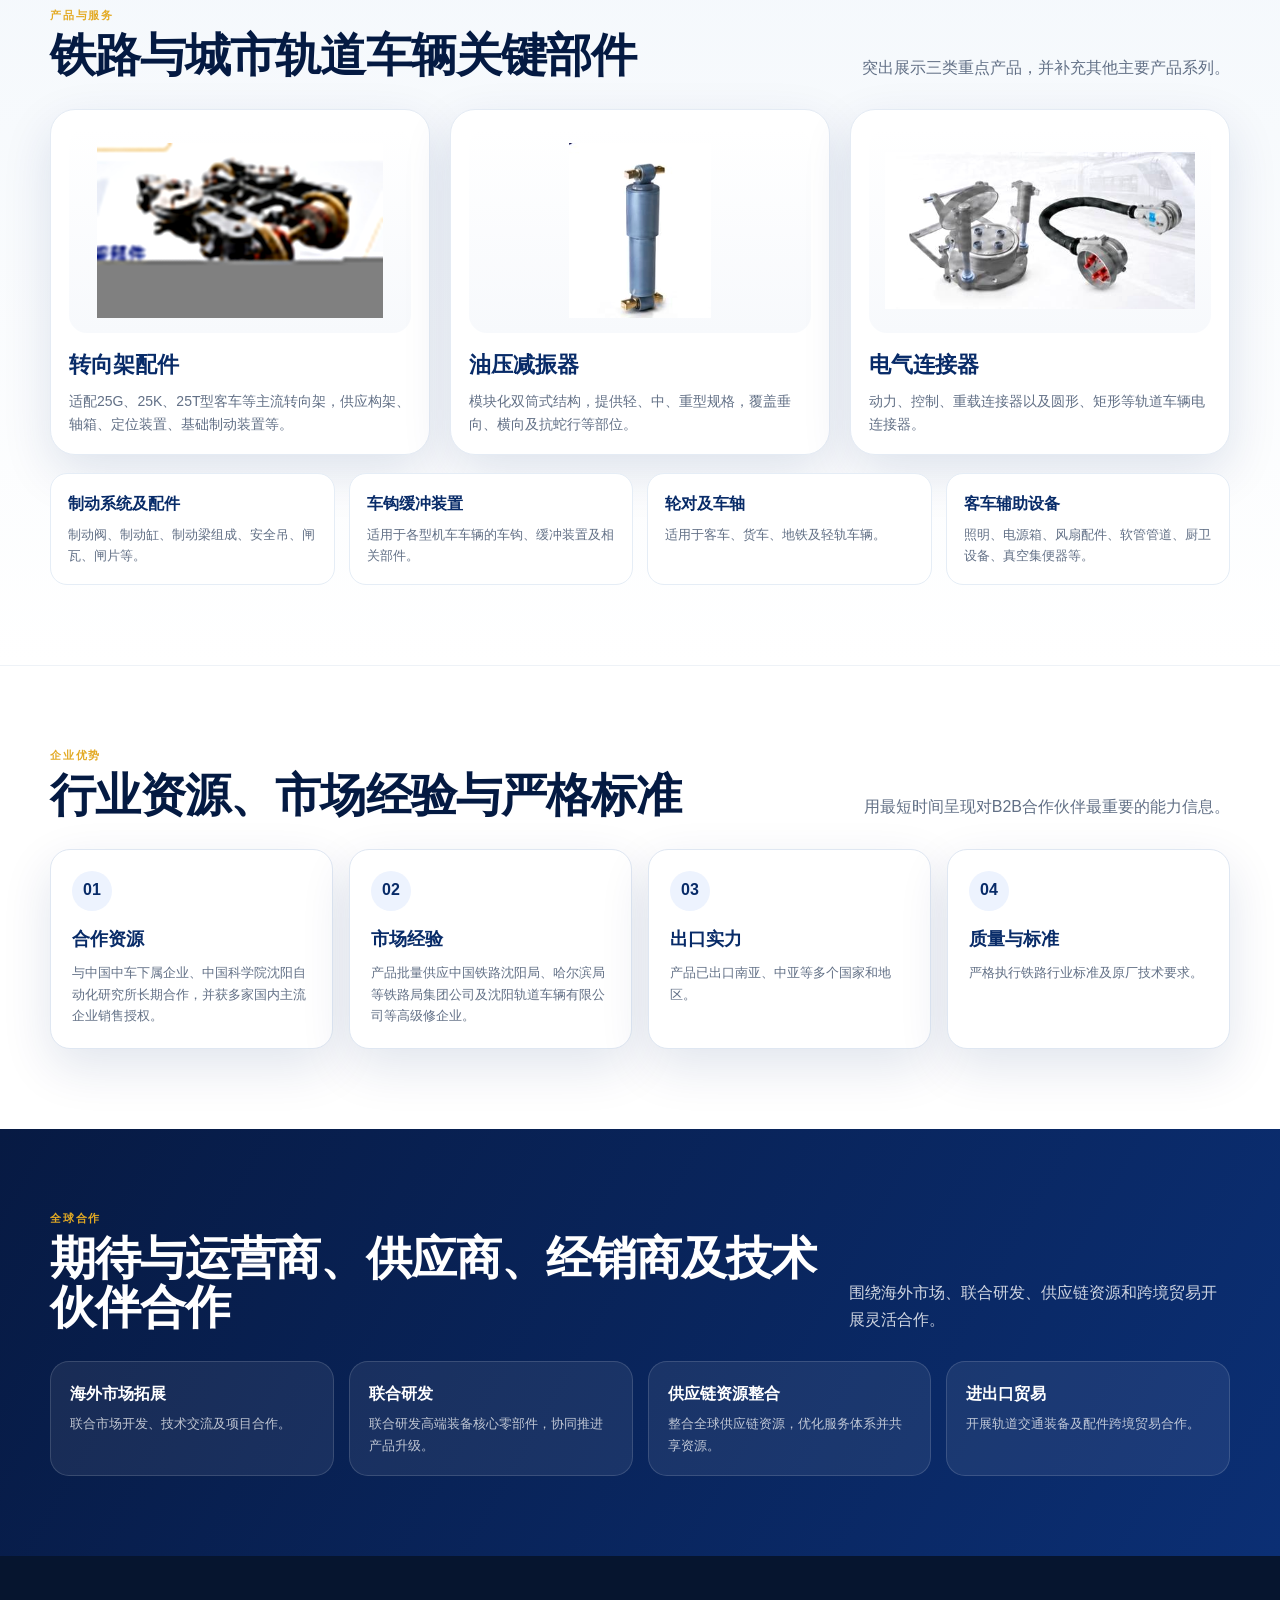
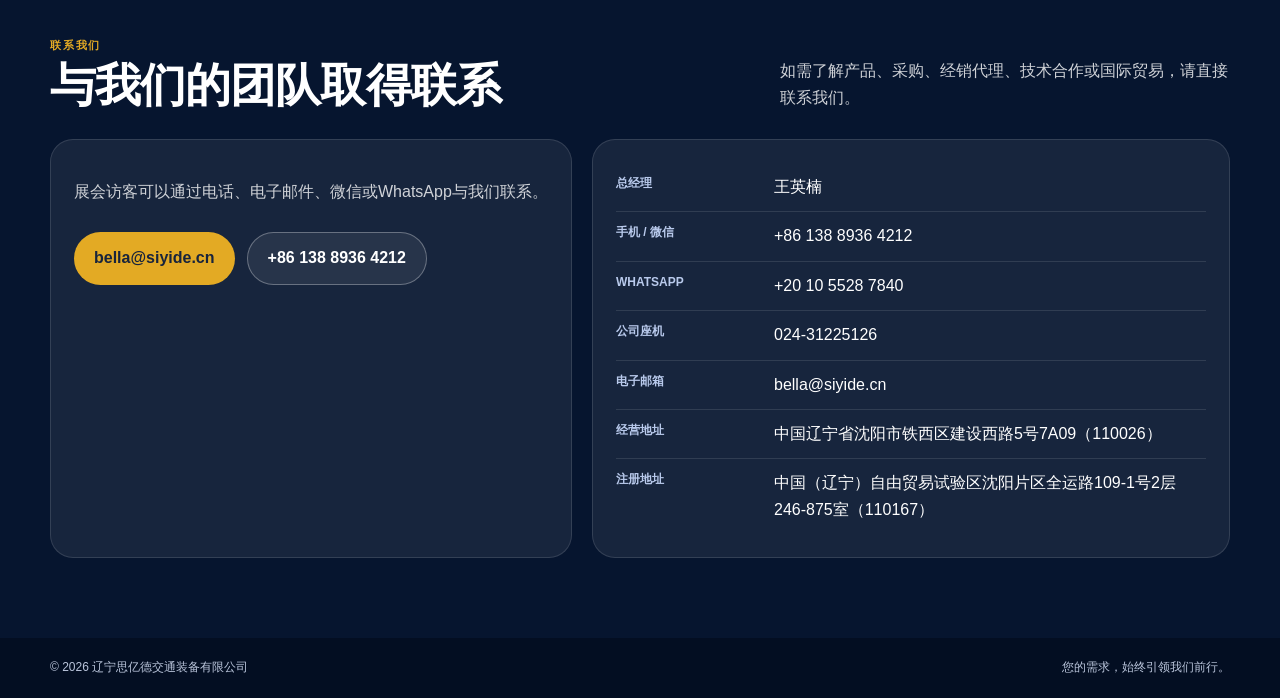
<file: expo-siyide/zh.html>
<!doctype html>
<html lang="zh-CN">
<head>
<meta charset="utf-8"><meta name="viewport" content="width=device-width,initial-scale=1"><meta name="theme-color" content="#082b68"><title>辽宁思亿德交通装备有限公司 | 展会微网站</title>
<style>
:root{--navy:#082b68;--deep:#041a42;--gold:#e3aa24;--ink:#14233a;--muted:#627086;--soft:#f4f7fb;--line:#dfe7f2;--shadow:0 18px 50px rgba(7,43,104,.12)}*{box-sizing:border-box}html{scroll-behavior:smooth}body{margin:0;font-family:Arial,"Microsoft YaHei","PingFang SC",sans-serif;color:var(--ink);line-height:1.65;background:#fff}img{display:block;max-width:100%}a{text-decoration:none;color:inherit}.wrap{width:min(1180px,calc(100% - 36px));margin:auto}.nav{position:sticky;top:0;z-index:50;background:rgba(255,255,255,.94);backdrop-filter:blur(16px);border-bottom:1px solid var(--line)}.navin{min-height:74px;display:flex;align-items:center;justify-content:space-between;gap:22px}.brand{display:flex;align-items:center;gap:13px}.brand img{width:86px;height:36px;object-fit:contain}.brand b{display:block;color:var(--navy);font-size:14px}.brand small{display:block;color:var(--muted);font-size:11px}.links{display:flex;gap:22px;font-weight:800;font-size:13px;color:#45618a}.langs{display:flex;gap:5px;background:#edf2f9;padding:4px;border-radius:999px}.langs a{padding:7px 10px;border-radius:999px;font-weight:800;color:#5d6b81}.langs a.active{background:var(--navy);color:#fff}.hero{position:relative;overflow:hidden;color:#fff;background:linear-gradient(120deg,var(--deep),var(--navy) 60%,#12489a)}.hero:before{content:"";position:absolute;inset:0;background:url('../assets/hero-train.jpg?v=2') 58% center/cover no-repeat;opacity:.30}.hero:after{content:"";position:absolute;inset:0;background:linear-gradient(90deg,rgba(4,26,66,.97),rgba(4,26,66,.83) 50%,rgba(4,26,66,.22))}.heroin{position:relative;z-index:2;padding:82px 0 62px}.hero-grid{display:grid;grid-template-columns:1.08fr .92fr;gap:34px;align-items:end}.eyebrow{display:inline-flex;align-items:center;gap:8px;font-size:11px;font-weight:900;letter-spacing:.15em;text-transform:uppercase;color:#dfe9ff}.eyebrow:before{content:"";width:7px;height:7px;border-radius:50%;background:var(--gold)}h1{font-size:clamp(44px,6vw,72px);line-height:1.02;letter-spacing:-.03em;margin:16px 0 18px}.lead{font-size:18px;max-width:690px;color:rgba(255,255,255,.85);margin:0}.actions{display:flex;gap:12px;flex-wrap:wrap;margin-top:27px}.btn{display:inline-flex;align-items:center;justify-content:center;padding:12px 20px;border-radius:999px;font-weight:900}.btn.gold{background:var(--gold);color:#18243c}.btn.ghost{border:1px solid rgba(255,255,255,.30);background:rgba(255,255,255,.07);color:#fff}.hero-card{background:rgba(255,255,255,.09);border:1px solid rgba(255,255,255,.16);backdrop-filter:blur(14px);border-radius:26px;padding:22px}.hero-card .label{font-size:11px;letter-spacing:.15em;text-transform:uppercase;font-weight:900;color:#cbdcff}.focus{padding:13px 0;border-bottom:1px solid rgba(255,255,255,.13)}.focus:last-child{border-bottom:0}.focus strong{display:block;font-size:18px}.focus span{display:block;font-size:13px;color:rgba(255,255,255,.72);margin-top:3px}.stats{display:grid;grid-template-columns:repeat(4,1fr);gap:14px;margin-top:30px}.stat{background:#fff;color:var(--ink);border-radius:18px;padding:18px;box-shadow:var(--shadow)}.stat b{display:block;color:var(--navy);font-size:25px}.stat span{display:block;color:var(--muted);font-size:12px;margin-top:4px}section{padding:80px 0}.head{display:flex;justify-content:space-between;gap:22px;align-items:end;margin-bottom:28px}.tag{font-size:11px;font-weight:900;letter-spacing:.16em;text-transform:uppercase;color:var(--gold)}.head h2{margin:7px 0 0;color:var(--deep);font-size:clamp(30px,4vw,46px);line-height:1.08;letter-spacing:-.02em}.head>p{margin:0;max-width:450px;color:var(--muted)}.about{display:grid;grid-template-columns:1.07fr .93fr;gap:22px}.panel{background:#fff;border:1px solid var(--line);border-radius:24px;padding:27px;box-shadow:var(--shadow)}.panel.soft{background:linear-gradient(180deg,#f8fbff,#eef4fb)}.panel p{color:#415069;margin-top:0}.quote{border-left:4px solid var(--gold);background:#f8fbff;border-radius:0 15px 15px 0;padding:15px 17px;font-weight:900;color:var(--navy);margin-top:18px}.caps{display:grid;grid-template-columns:repeat(2,1fr);gap:13px;margin-top:15px}.cap{background:#fff;border:1px solid #e5edf6;border-radius:17px;padding:15px}.cap strong{display:block;color:var(--navy);font-size:15px}.cap span{display:block;color:var(--muted);font-size:13px;margin-top:5px}.products{background:linear-gradient(180deg,#f4f8fc,#fff);border-top:1px solid #eef2f7;border-bottom:1px solid #eef2f7}.product-grid{display:grid;grid-template-columns:repeat(3,1fr);gap:20px}.product{background:#fff;border:1px solid #e4ebf4;border-radius:25px;padding:18px;box-shadow:var(--shadow);transition:.2s}.product:hover{transform:translateY(-4px);box-shadow:0 24px 60px rgba(7,43,104,.16)}.media{height:205px;border-radius:18px;background:linear-gradient(180deg,#fff,#f7f9fc);display:flex;align-items:center;justify-content:center;overflow:hidden;padding:16px}.media img{width:auto;height:auto;max-width:100%;max-height:175px;object-fit:contain;filter:contrast(1.04) saturate(1.03)}.product h3{color:var(--navy);font-size:22px;margin:14px 0 7px}.product p{color:var(--muted);font-size:14px;margin:0}.more{display:grid;grid-template-columns:repeat(4,1fr);gap:14px;margin-top:18px}.more div{background:#fff;border:1px solid #e5edf6;border-radius:17px;padding:17px}.more strong{display:block;color:var(--navy);font-size:16px}.more span{display:block;color:var(--muted);font-size:13px;margin-top:6px}.why{display:grid;grid-template-columns:repeat(4,1fr);gap:16px}.why article{background:#fff;border:1px solid var(--line);border-radius:20px;padding:21px;box-shadow:var(--shadow)}.n{display:inline-flex;width:40px;height:40px;border-radius:50%;align-items:center;justify-content:center;background:#edf3fe;color:var(--navy);font-weight:900;margin-bottom:14px}.why h3{color:var(--navy);font-size:18px;margin:0 0 8px}.why p{color:var(--muted);font-size:13px;margin:0}.coop{background:linear-gradient(120deg,#071a43,#0b2f74);color:#fff}.coop .head h2,.coop .head>p{color:#fff}.coop .head>p{opacity:.8}.coop-grid{display:grid;grid-template-columns:repeat(4,1fr);gap:15px}.coop-card{border:1px solid rgba(255,255,255,.14);background:rgba(255,255,255,.07);border-radius:19px;padding:19px}.coop-card strong{display:block;font-size:16px}.coop-card span{display:block;font-size:13px;color:rgba(255,255,255,.72);margin-top:6px}.contact{background:#06152f;color:#fff}.contact .head h2,.contact .head>p{color:#fff}.contact .head>p{opacity:.8}.contact-grid{display:grid;grid-template-columns:.9fr 1.1fr;gap:20px}.contact-box{border:1px solid rgba(255,255,255,.12);background:rgba(255,255,255,.07);border-radius:23px;padding:23px}.contact-box p{color:rgba(255,255,255,.8)}.row{display:grid;grid-template-columns:145px 1fr;gap:13px;padding:11px 0;border-bottom:1px solid rgba(255,255,255,.11)}.row:last-child{border-bottom:0}.row b{color:#b9caec;font-size:12px;text-transform:uppercase}.row a{color:#fff}footer{background:#030e22;color:#bac5db;padding:20px 0;font-size:12px}.foot{display:flex;justify-content:space-between;gap:18px}@media(max-width:980px){.links{display:none}.hero-grid,.about,.contact-grid{grid-template-columns:1fr}.product-grid{grid-template-columns:1fr}.stats,.more,.why,.coop-grid{grid-template-columns:repeat(2,1fr)}.head{display:block}.head>p{margin-top:12px}}@media(max-width:640px){.wrap{width:min(100% - 28px,1180px)}.navin{min-height:66px}.brand img{width:64px;height:29px}.brand b{font-size:11px}.brand small{display:none}.langs a{padding:7px 8px;font-size:12px}.heroin{padding:58px 0 44px}h1{font-size:41px}.lead{font-size:16px}.stats,.more,.why,.coop-grid,.caps{grid-template-columns:1fr}.row{grid-template-columns:1fr;gap:4px}.foot{flex-direction:column}.hero:before{background-position:62% center}}
</style></head>
<body>
<header class="nav"><div class="wrap navin"><a class="brand" href="#top"><img src="../assets/logo.jpg?v=2" alt="SYD"><span><b>辽宁思亿德交通装备有限公司</b><small>轨道交通装备 · 核心部件 · 技术服务</small></span></a><nav class="links"><a href="#about">关于我们</a><a href="#products">产品服务</a><a href="#strength">企业优势</a><a href="#cooperation">合作方向</a><a href="#contact">联系我们</a></nav><div class="langs"><a href="./">EN</a><a href="de.html">DE</a><a class="active" href="zh.html">中文</a></div></div></header>
<main id="top">
<section class="hero"><div class="wrap heroin"><div class="hero-grid"><div><span class="eyebrow">2026 展会微网站</span><h1>可靠的轨道交通部件<br>专业的技术服务</h1><p class="lead">来自中国沈阳的轨道交通装备与配件、检修维护、技术支持、智能化解决方案及国际合作服务。</p><div class="actions"><a class="btn gold" href="#products">查看产品</a><a class="btn ghost" href="#contact">联系我们</a></div></div><aside class="hero-card"><div class="label">重点产品</div><div class="focus"><strong>转向架配件</strong><span>构架、轴箱、定位装置、基础制动装置等。</span></div><div class="focus"><strong>油压减振器</strong><span>覆盖一系/二系垂向、横向及抗蛇行应用。</span></div><div class="focus"><strong>电气连接器</strong><span>轨道车辆动力、控制及重载连接器。</span></div></aside></div><div class="stats"><div class="stat"><b>2017</b><span>公司成立</span></div><div class="stat"><b>2013+</b><span>关联公司服务基础</span></div><div class="stat"><b>国内 + 海外</b><span>市场覆盖</span></div><div class="stat"><b>铁路行业标准</b><span>严格执行</span></div></div></div></section>
<section id="about"><div class="wrap"><div class="head"><div><div class="tag">关于思亿德</div><h2>专注轨道交通装备与长期服务能力</h2></div><p>面向展会访客的精简企业介绍，便于快速了解公司与业务。</p></div><div class="about"><div class="panel"><p>辽宁思亿德交通装备有限公司成立于2017年4月28日，注册于中国（辽宁）自由贸易试验区沈阳片区，经营地址位于沈阳市铁西区，地处东北轨道交通装备制造核心区域。</p><p>关联公司沈阳鑫谊顺达轨道交通设备有限公司自2013年4月起专注铁路机车车辆、城轨装备配件销售、维护及售后服务。两家公司协同构建轨道交通装备配件供应与技术服务链条。</p><div class="quote">诚信为本 · 客户至上 · 安全驱动 · 技术领先</div></div><div class="panel soft"><div class="tag">核心能力</div><div class="caps"><div class="cap"><strong>轨道交通装备与配件</strong><span>生产、检修、销售及技术服务，覆盖铁路机车、客车、货车及城轨车辆。</span></div><div class="cap"><strong>检修维护与技术服务</strong><span>装备检修维保、技术咨询、检测设备及定制化解决方案。</span></div><div class="cap"><strong>智能化与自动化</strong><span>轨道交通智能化、自动化装备研发及应用。</span></div><div class="cap"><strong>国际业务</strong><span>轨道交通装备及配件自营与代理进出口。</span></div></div></div></div></div></section>
<section class="products" id="products"><div class="wrap"><div class="head"><div><div class="tag">产品与服务</div><h2>铁路与城市轨道车辆关键部件</h2></div><p>突出展示三类重点产品，并补充其他主要产品系列。</p></div><div class="product-grid"><article class="product"><div class="media"><img src="../assets/bogie.jpg?v=2" alt="转向架配件"></div><h3>转向架配件</h3><p>适配25G、25K、25T型客车等主流转向架，供应构架、轴箱、定位装置、基础制动装置等。</p></article><article class="product"><div class="media"><img src="../assets/damper.jpg?v=2" alt="油压减振器"></div><h3>油压减振器</h3><p>模块化双筒式结构，提供轻、中、重型规格，覆盖垂向、横向及抗蛇行等部位。</p></article><article class="product"><div class="media"><img src="../assets/connector.jpg?v=2" alt="电气连接器"></div><h3>电气连接器</h3><p>动力、控制、重载连接器以及圆形、矩形等轨道车辆电连接器。</p></article></div><div class="more"><div><strong>制动系统及配件</strong><span>制动阀、制动缸、制动梁组成、安全吊、闸瓦、闸片等。</span></div><div><strong>车钩缓冲装置</strong><span>适用于各型机车车辆的车钩、缓冲装置及相关部件。</span></div><div><strong>轮对及车轴</strong><span>适用于客车、货车、地铁及轻轨车辆。</span></div><div><strong>客车辅助设备</strong><span>照明、电源箱、风扇配件、软管管道、厨卫设备、真空集便器等。</span></div></div></div></section>
<section id="strength"><div class="wrap"><div class="head"><div><div class="tag">企业优势</div><h2>行业资源、市场经验与严格标准</h2></div><p>用最短时间呈现对B2B合作伙伴最重要的能力信息。</p></div><div class="why"><article><span class="n">01</span><h3>合作资源</h3><p>与中国中车下属企业、中国科学院沈阳自动化研究所长期合作，并获多家国内主流企业销售授权。</p></article><article><span class="n">02</span><h3>市场经验</h3><p>产品批量供应中国铁路沈阳局、哈尔滨局等铁路局集团公司及沈阳轨道车辆有限公司等高级修企业。</p></article><article><span class="n">03</span><h3>出口实力</h3><p>产品已出口南亚、中亚等多个国家和地区。</p></article><article><span class="n">04</span><h3>质量与标准</h3><p>严格执行铁路行业标准及原厂技术要求。</p></article></div></div></section>
<section class="coop" id="cooperation"><div class="wrap"><div class="head"><div><div class="tag">全球合作</div><h2>期待与运营商、供应商、经销商及技术伙伴合作</h2></div><p>围绕海外市场、联合研发、供应链资源和跨境贸易开展灵活合作。</p></div><div class="coop-grid"><div class="coop-card"><strong>海外市场拓展</strong><span>联合市场开发、技术交流及项目合作。</span></div><div class="coop-card"><strong>联合研发</strong><span>联合研发高端装备核心零部件，协同推进产品升级。</span></div><div class="coop-card"><strong>供应链资源整合</strong><span>整合全球供应链资源，优化服务体系并共享资源。</span></div><div class="coop-card"><strong>进出口贸易</strong><span>开展轨道交通装备及配件跨境贸易合作。</span></div></div></div></section>
<section class="contact" id="contact"><div class="wrap"><div class="head"><div><div class="tag">联系我们</div><h2>与我们的团队取得联系</h2></div><p>如需了解产品、采购、经销代理、技术合作或国际贸易，请直接联系我们。</p></div><div class="contact-grid"><div class="contact-box"><p>展会访客可以通过电话、电子邮件、微信或WhatsApp与我们联系。</p><div class="actions"><a class="btn gold" href="mailto:bella@siyide.cn">bella@siyide.cn</a><a class="btn ghost" href="tel:+8613889364212">+86 138 8936 4212</a></div></div><div class="contact-box"><div class="row"><b>总经理</b><span>王英楠</span></div><div class="row"><b>手机 / 微信</b><a href="tel:+8613889364212">+86 138 8936 4212</a></div><div class="row"><b>WhatsApp</b><a href="https://wa.me/201055287840">+20 10 5528 7840</a></div><div class="row"><b>公司座机</b><a href="tel:+862431225126">024-31225126</a></div><div class="row"><b>电子邮箱</b><a href="mailto:bella@siyide.cn">bella@siyide.cn</a></div><div class="row"><b>经营地址</b><span>中国辽宁省沈阳市铁西区建设西路5号7A09（110026）</span></div><div class="row"><b>注册地址</b><span>中国（辽宁）自由贸易试验区沈阳片区全运路109-1号2层246-875室（110167）</span></div></div></div></div></section>
</main><footer><div class="wrap foot"><span>© 2026 辽宁思亿德交通装备有限公司</span><span>您的需求，始终引领我们前行。</span></div></footer>
</body></html>
</file>
<file: expo-siyide/style.css>
:root{--navy:#0b2f74;--deep:#071a43;--ink:#13233b;--muted:#66758c;--gold:#d8a029;--soft:#f5f7fa;--line:#e1e7ef;--white:#fff;--shadow:0 22px 60px rgba(8,35,84,.10)}
*{box-sizing:border-box}html{scroll-behavior:smooth}body{margin:0;font-family:Inter,Arial,"Segoe UI","Noto Sans","Microsoft YaHei",sans-serif;color:var(--ink);background:#fff;line-height:1.6}a{text-decoration:none;color:inherit}img{display:block;max-width:100%}.wrap{width:min(1180px,calc(100% - 36px));margin:auto}
header{position:sticky;top:0;z-index:50;background:rgba(255,255,255,.94);backdrop-filter:blur(14px);border-bottom:1px solid rgba(225,231,239,.9)}.nav{height:78px;display:flex;align-items:center;justify-content:space-between;gap:20px}.brand{display:flex;align-items:center;gap:13px;min-width:280px}.brand img{width:92px;height:50px;object-fit:contain}.brand b{display:block;color:var(--navy);font-size:15px;line-height:1.2}.brand span{display:block;color:var(--muted);font-size:11px;margin-top:3px}.navlinks{display:flex;gap:26px;font-size:13px;font-weight:800;color:#49607e}.navlinks a:hover{color:var(--navy)}.langs{display:flex;gap:5px;background:#eef2f7;border-radius:999px;padding:4px}.langs button{border:0;background:transparent;padding:8px 11px;border-radius:999px;font-weight:800;color:#5d6b80;cursor:pointer}.langs button.on{background:var(--navy);color:#fff}
.hero{position:relative;overflow:hidden;background:#fff}.hero-grid{min-height:640px;display:grid;grid-template-columns:1.02fr .98fr;align-items:stretch}.hero-copy{display:flex;flex-direction:column;justify-content:center;padding:82px 64px 82px 0;position:relative}.hero-copy:before{content:"";position:absolute;left:-8vw;top:0;bottom:0;width:25vw;background:linear-gradient(180deg,#f8faff,#fff);z-index:-1}.eyebrow{font-size:12px;letter-spacing:.18em;font-weight:900;color:var(--gold);text-transform:uppercase}.hero h1{font-size:clamp(46px,6vw,76px);line-height:.99;letter-spacing:-.035em;margin:16px 0 22px;color:var(--deep);max-width:650px}.hero p{font-size:18px;color:var(--muted);max-width:650px;margin:0}.actions{display:flex;gap:12px;flex-wrap:wrap;margin-top:30px}.btn{display:inline-flex;align-items:center;justify-content:center;padding:13px 20px;border-radius:999px;font-weight:850;font-size:14px}.primary{background:var(--navy);color:#fff}.secondary{border:1px solid #cfd8e5;color:var(--navy);background:#fff}.hero-visual{position:relative;min-height:640px;overflow:hidden;clip-path:polygon(11% 0,100% 0,100% 100%,0 100%)}.hero-visual img{width:100%;height:100%;object-fit:cover;object-position:56% 50%;filter:saturate(.96) contrast(1.03)}.hero-visual:after{content:"";position:absolute;inset:0;background:linear-gradient(90deg,rgba(255,255,255,.06),transparent 35%),linear-gradient(180deg,transparent 72%,rgba(7,26,67,.32))}.hero-badge{position:absolute;right:26px;bottom:26px;z-index:2;background:rgba(7,26,67,.88);color:#fff;border:1px solid rgba(255,255,255,.18);backdrop-filter:blur(12px);padding:17px 19px;border-radius:18px;max-width:250px}.hero-badge b{font-size:15px;display:block;margin-bottom:5px}.hero-badge span{font-size:12px;color:rgba(255,255,255,.72)}
.metrics{background:var(--deep);color:#fff}.metric-grid{display:grid;grid-template-columns:repeat(4,1fr)}.metric{padding:25px 22px;border-right:1px solid rgba(255,255,255,.13)}.metric:last-child{border-right:0}.metric strong{display:block;font-size:27px;line-height:1.1}.metric span{display:block;margin-top:7px;color:rgba(255,255,255,.67);font-size:12px}
section{padding:92px 0}.section-head{display:grid;grid-template-columns:.9fr 1.1fr;gap:45px;align-items:end;margin-bottom:42px}.section-head h2{font-size:clamp(34px,4vw,54px);line-height:1.08;margin:8px 0 0;color:var(--deep);letter-spacing:-.02em}.section-head p{margin:0;color:var(--muted);font-size:16px}.about-grid{display:grid;grid-template-columns:1.08fr .92fr;gap:28px}.about-story{padding:34px;border:1px solid var(--line);border-radius:26px;background:#fff;box-shadow:var(--shadow)}.about-story p{color:#43536a;margin:0 0 18px}.quote{margin-top:24px;padding:18px 20px;background:#f7f9fc;border-left:4px solid var(--gold);font-weight:850;color:var(--navy);border-radius:0 16px 16px 0}.cap-list{display:grid;gap:14px}.cap{display:grid;grid-template-columns:54px 1fr;gap:14px;padding:20px;border:1px solid var(--line);border-radius:20px;background:#fbfcfe}.cap .n{width:42px;height:42px;border-radius:12px;background:var(--navy);color:#fff;display:flex;align-items:center;justify-content:center;font-weight:900}.cap b{display:block;color:var(--navy);margin-bottom:4px}.cap span{font-size:14px;color:var(--muted)}
.products{background:var(--soft)}.product-stack{display:grid;gap:22px}.product-row{display:grid;grid-template-columns:.88fr 1.12fr;background:#fff;border:1px solid var(--line);border-radius:28px;overflow:hidden;box-shadow:var(--shadow)}.product-row:nth-child(even){grid-template-columns:1.12fr .88fr}.product-row:nth-child(even) .product-media{order:2}.product-media{min-height:350px;background:#fff;display:flex;align-items:center;justify-content:center;padding:34px;border-right:1px solid #edf1f6}.product-row:nth-child(even) .product-media{border-right:0;border-left:1px solid #edf1f6}.product-media img{max-width:520px;width:100%;max-height:285px;object-fit:contain;filter:contrast(1.07) saturate(1.03)}.product-copy{padding:46px;display:flex;flex-direction:column;justify-content:center}.product-index{font-size:12px;font-weight:900;letter-spacing:.18em;color:var(--gold)}.product-copy h3{font-size:34px;line-height:1.08;margin:9px 0 14px;color:var(--deep)}.product-copy p{margin:0;color:var(--muted)}.more-grid{display:grid;grid-template-columns:repeat(4,1fr);gap:16px;margin-top:22px}.more{padding:22px;background:#fff;border:1px solid var(--line);border-radius:18px}.more b{display:block;color:var(--navy);margin-bottom:8px}.more span{font-size:14px;color:var(--muted)}
.strength-grid{display:grid;grid-template-columns:1.2fr .8fr;gap:24px}.strength-main{display:grid;grid-template-columns:repeat(2,1fr);gap:16px}.strength-card{padding:25px;border:1px solid var(--line);border-radius:20px;background:#fff}.strength-card .num{font-size:12px;font-weight:900;color:var(--gold);letter-spacing:.14em}.strength-card h3{margin:8px 0 8px;color:var(--navy)}.strength-card p{margin:0;color:var(--muted);font-size:14px}.strength-side{background:linear-gradient(145deg,var(--deep),var(--navy));color:#fff;border-radius:26px;padding:32px;display:flex;flex-direction:column;justify-content:space-between;min-height:100%}.strength-side h3{font-size:30px;line-height:1.12;margin:10px 0 14px}.strength-side p{color:rgba(255,255,255,.72);margin:0}.partner-tags{display:flex;flex-wrap:wrap;gap:9px;margin-top:25px}.partner-tags span{font-size:12px;border:1px solid rgba(255,255,255,.18);background:rgba(255,255,255,.07);border-radius:999px;padding:8px 10px}
.coop{background:#fff7e9;border-top:1px solid #f2e2bd;border-bottom:1px solid #f2e2bd}.coop-grid{display:grid;grid-template-columns:.9fr 1.1fr;gap:40px;align-items:start}.coop h2{font-size:44px;line-height:1.08;margin:8px 0 0;color:var(--deep)}.coop-list{display:grid;grid-template-columns:repeat(2,1fr);gap:14px}.coop-item{padding:20px;background:#fff;border:1px solid #eeddb8;border-radius:18px}.coop-item b{display:block;color:var(--navy);margin-bottom:5px}.coop-item span{font-size:14px;color:var(--muted)}
.contact{background:var(--deep);color:#fff}.contact .section-head h2{color:#fff}.contact .section-head p{color:rgba(255,255,255,.68)}.contact-grid{display:grid;grid-template-columns:.82fr 1.18fr;gap:24px}.contact-cta{background:linear-gradient(145deg,#123f93,#0b2f74);border-radius:26px;padding:32px;border:1px solid rgba(255,255,255,.10)}.contact-cta p{color:rgba(255,255,255,.75)}.contact-cta .primary{background:var(--gold);color:#172033}.contact-card{background:#fff;color:var(--ink);border-radius:26px;padding:28px}.contact-row{display:grid;grid-template-columns:145px 1fr;gap:14px;padding:12px 0;border-bottom:1px solid #e8edf4}.contact-row:last-child{border-bottom:0}.contact-row b{font-size:12px;color:#738095;text-transform:uppercase;letter-spacing:.05em}.contact-row a{color:var(--navy)}
footer{background:#04112c;color:rgba(255,255,255,.58);padding:22px 0;font-size:12px}.foot{display:flex;justify-content:space-between;gap:20px}
@media(max-width:980px){.navlinks{display:none}.hero-grid,.section-head,.about-grid,.strength-grid,.coop-grid,.contact-grid{grid-template-columns:1fr}.hero-copy{padding:60px 0 35px}.hero-visual{min-height:430px;clip-path:none}.metric-grid{grid-template-columns:repeat(2,1fr)}.product-row,.product-row:nth-child(even){grid-template-columns:1fr}.product-row:nth-child(even) .product-media{order:0}.product-media,.product-row:nth-child(even) .product-media{border:0;border-bottom:1px solid #edf1f6}.more-grid{grid-template-columns:repeat(2,1fr)}.coop-list{grid-template-columns:1fr}}
@media(max-width:640px){.wrap{width:min(100% - 26px,1180px)}.nav{height:auto;padding:12px 0}.brand{min-width:0}.brand img{width:66px;height:40px}.brand b{font-size:12px}.brand span{display:none}.langs button{font-size:11px;padding:7px 8px}.hero h1{font-size:43px}.hero p{font-size:16px}.hero-visual{min-height:330px}.hero-badge{right:14px;bottom:14px;max-width:220px}.metric-grid{grid-template-columns:1fr 1fr}.metric{padding:18px 14px}.metric strong{font-size:22px}section{padding:68px 0}.about-story{padding:23px}.product-media{min-height:260px;padding:22px}.product-copy{padding:28px}.product-copy h3{font-size:28px}.more-grid,.strength-main{grid-template-columns:1fr}.contact-row{grid-template-columns:1fr;gap:3px}.foot{flex-direction:column}.coop h2{font-size:36px}}
</file>
